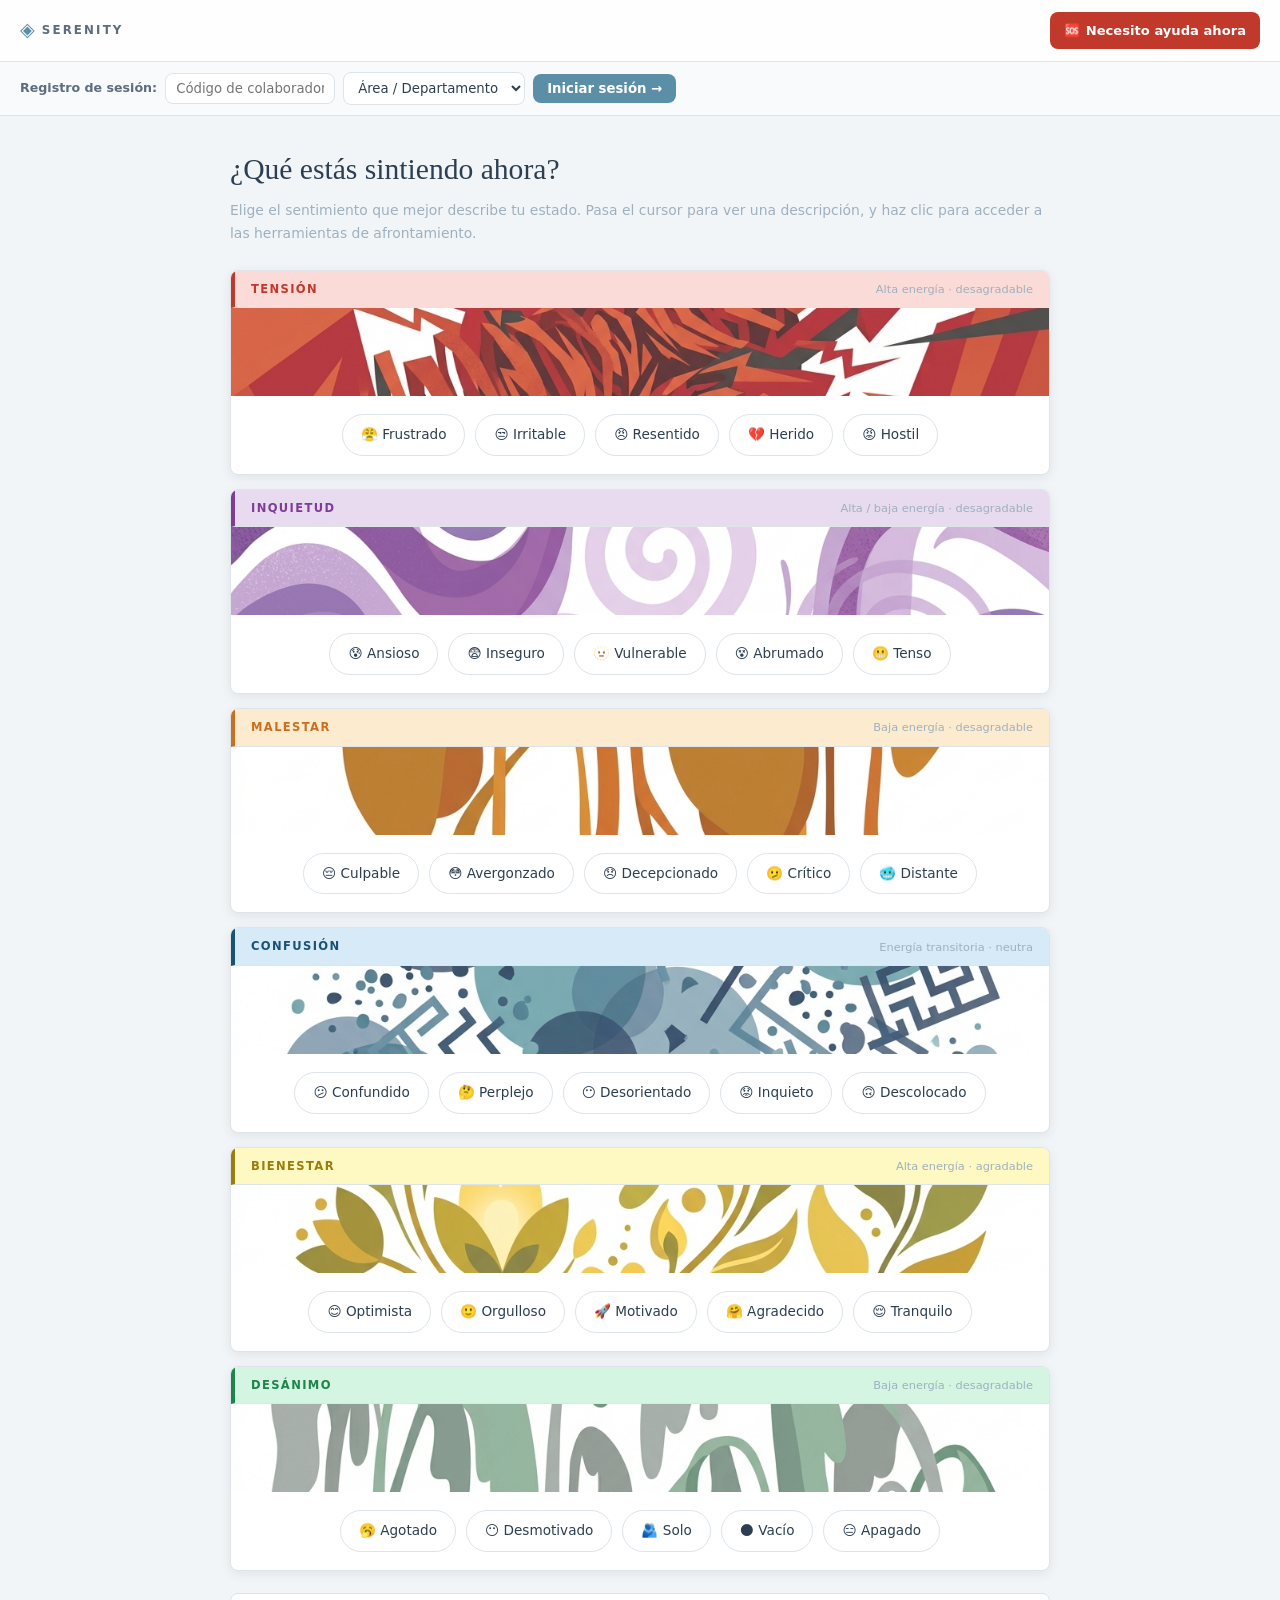
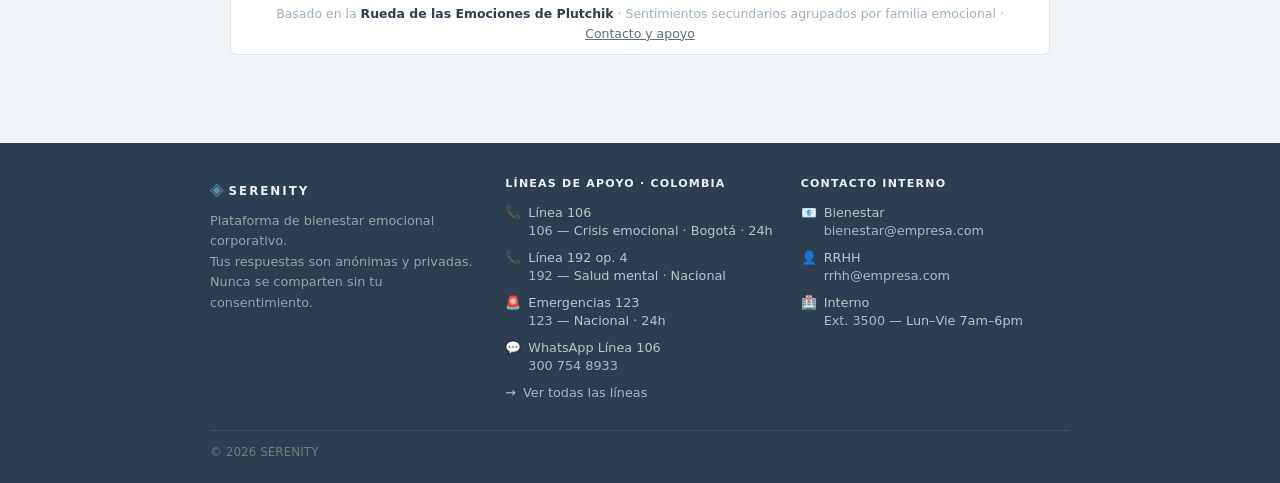
<file: index.html>
<!DOCTYPE html>
<html lang="en">

<head>
    <meta charset="UTF-8">
    <meta name="viewport" content="width=device-width, initial-scale=1.0">
    <title>SERENITY</title>
    <link rel="stylesheet" href="css/styles.css">

</head>

<body>

    
<header class="encabezado">
  <nav class="nav-principal">
    <a href="index.html" class="logo" aria-label="SERENITY - Inicio">
      <span class="logo-simbolo">◈</span>
      <span class="logo-nombre">Serenity</span>
    </a>
    <a href="contacto.html" class="boton-panico" aria-label="Contacto y apoyo de emergencia">
      🆘 <span>Necesito ayuda ahora</span>
    </a>
  </nav>
  <div class="barra-registro">
    <form action="index.html" method="get" aria-label="Registro de sesión">
      <label class="etiqueta-registro" for="codigo">Registro de sesión:</label>
      <input type="text" id="codigo" name="codigo" class="campo-registro" placeholder="Código de colaborador" />
      <select id="area" name="area" class="selector-area" aria-label="Área o departamento">
        <option value="">Área / Departamento</option>
        <option value="ops">Operaciones</option>
        <option value="com">Comercial</option>
        <option value="fin">Finanzas</option>
        <option value="rr">Recursos Humanos</option>
        <option value="tec">Tecnología</option>
        <option value="otro">Otra área</option>
      </select>
      <button type="submit" class="boton-registro">Iniciar sesión →</button>
    </form>
  </div>
</header>


    </header>

    <main> 
 <div class="contenedor">
    <h1 class="titulo-principal">¿Qué estás sintiendo ahora?</h1>
    <p class="subtitulo">
      Elige el sentimiento que mejor describe tu estado.
      Pasa el cursor para ver una descripción, y haz clic para acceder a las herramientas de afrontamiento.
    </p>

    <div class="grupo-emociones">

      <div class="familia-bloque">
        <div class="familia-encabezado tension">
          <span class="familia-nombre">Tensión</span>
          <span class="familia-descripcion">Alta energía · desagradable</span>
        </div>
        <img src="img/tension.png" alt="Tensión" class="familia-imagen-card" />
        <div class="pastillas" role="list">
          <a href="tension.html#frustrado"  class="pastilla tension"  role="listitem" data-tooltip="Algo importante fue bloqueado o no salió como esperabas.">😤 Frustrado</a>
          <a href="tension.html#irritable"  class="pastilla tension"  role="listitem" data-tooltip="Tu tolerancia está baja y reaccionas más de lo habitual.">😒 Irritable</a>
          <a href="tension.html#resentido"  class="pastilla tension"  role="listitem" data-tooltip="Guardas una injusticia que no pudiste expresar a tiempo.">😠 Resentido</a>
          <a href="tension.html#herido"     class="pastilla tension"  role="listitem" data-tooltip="Algo tocó un lugar sensible dentro de ti.">💔 Herido</a>
          <a href="tension.html#hostil"     class="pastilla tension"  role="listitem" data-tooltip="Sientes el entorno como amenazante y te pones en guardia.">😡 Hostil</a>
        </div>
      </div>

      <div class="familia-bloque">
        <div class="familia-encabezado inquietud">
          <span class="familia-nombre">Inquietud</span>
          <span class="familia-descripcion">Alta / baja energía · desagradable</span>
        </div>
        <img src="img/inquietud.png" alt="Inquietud" class="familia-imagen-card" />
        <div class="pastillas" role="list">
          <a href="inquietud.html#ansioso"    class="pastilla inquietud" role="listitem" data-tooltip="Tu mente anticipa problemas o situaciones negativas que podrían venir.">😰 Ansioso</a>
          <a href="inquietud.html#inseguro"   class="pastilla inquietud" role="listitem" data-tooltip="Dudas sobre tu propia capacidad o si eres suficiente.">😨 Inseguro</a>
          <a href="inquietud.html#vulnerable" class="pastilla inquietud" role="listitem" data-tooltip="Te sientes expuesto o sin tu escudo habitual.">🫥 Vulnerable</a>
          <a href="inquietud.html#abrumado"   class="pastilla inquietud" role="listitem" data-tooltip="La carga actual supera lo que sientes que puedes manejar.">😵 Abrumado</a>
          <a href="inquietud.html#tenso"      class="pastilla inquietud" role="listitem" data-tooltip="Tu cuerpo y mente están en alerta permanente, rígidos.">😬 Tenso</a>
        </div>
      </div>
      <div class="familia-bloque">
        <div class="familia-encabezado malestar">
          <span class="familia-nombre">Malestar</span>
          <span class="familia-descripcion">Baja energía · desagradable</span>
        </div>
        <img src="img/malestar.png" alt="Malestar" class="familia-imagen-card" />
        <div class="pastillas" role="list">
          <a href="malestar.html#culpable"     class="pastilla malestar" role="listitem" data-tooltip="Crees que algo que hiciste (o no hiciste) causó daño.">😔 Culpable</a>
          <a href="malestar.html#avergonzado"  class="pastilla malestar" role="listitem" data-tooltip="Sientes que fuiste expuesto negativamente ante otros.">😳 Avergonzado</a>
          <a href="malestar.html#decepcionado" class="pastilla malestar" role="listitem" data-tooltip="Lo que ocurrió no cumplió lo que esperabas.">😞 Decepcionado</a>
          <a href="malestar.html#critico"      class="pastilla malestar" role="listitem" data-tooltip="Algo o alguien no alcanza el estándar que consideras correcto.">🫤 Crítico</a>
          <a href="malestar.html#distante"     class="pastilla malestar" role="listitem" data-tooltip="Te desconectaste emocionalmente de las personas o el entorno.">🥶 Distante</a>
        </div>
      </div>

      <div class="familia-bloque">
        <div class="familia-encabezado confusion">
          <span class="familia-nombre">Confusión</span>
          <span class="familia-descripcion">Energía transitoria · neutra</span>
        </div>
        <img src="img/confusion.png" alt="Confusión" class="familia-imagen-card" />
        <div class="pastillas" role="list">
          <a href="confusion.html#confundido"   class="pastilla confusion" role="listitem" data-tooltip="No sabes cómo interpretar lo que está pasando.">😕 Confundido</a>
          <a href="confusion.html#perplejo"     class="pastilla confusion" role="listitem" data-tooltip="Algo rompió por completo tu expectativa o comprensión.">🤔 Perplejo</a>
          <a href="confusion.html#desorientado" class="pastilla confusion" role="listitem" data-tooltip="Perdiste el marco de referencia para saber cómo actuar.">😶 Desorientado</a>
          <a href="confusion.html#inquieto"     class="pastilla confusion" role="listitem" data-tooltip="Hay una intranquilidad que no puedes identificar claramente.">😟 Inquieto</a>
          <a href="confusion.html#descolocado"  class="pastilla confusion" role="listitem" data-tooltip="No sabes bien cómo encajar en este momento o lugar.">🙃 Descolocado</a>
        </div>
      </div>
      <div class="familia-bloque">
        <div class="familia-encabezado bienestar">
          <span class="familia-nombre">Bienestar</span>
          <span class="familia-descripcion">Alta energía · agradable</span>
        </div>
        <img src="img/bienestar.png" alt="Bienestar" class="familia-imagen-card" />
        <div class="pastillas" role="list">
          <a href="bienestar.html#optimista"  class="pastilla bienestar" role="listitem" data-tooltip="Confías en que lo que viene puede ser bueno o positivo.">😊 Optimista</a>
          <a href="bienestar.html#orgulloso"  class="pastilla bienestar" role="listitem" data-tooltip="Reconoces un logro propio o ajeno con genuina satisfacción.">🙂 Orgulloso</a>
          <a href="bienestar.html#motivado"   class="pastilla bienestar" role="listitem" data-tooltip="Tu energía está claramente dirigida hacia algo que te importa.">🚀 Motivado</a>
          <a href="bienestar.html#agradecido" class="pastilla bienestar" role="listitem" data-tooltip="Reconoces algo valioso que recibiste, esperado o no.">🤗 Agradecido</a>
          <a href="bienestar.html#tranquilo"  class="pastilla bienestar" role="listitem" data-tooltip="Estás en calma, sin tensión interna ni urgencia.">😌 Tranquilo</a>
        </div>
      </div>

      <div class="familia-bloque">
        <div class="familia-encabezado desanimo">
          <span class="familia-nombre">Desánimo</span>
          <span class="familia-descripcion">Baja energía · desagradable</span>
        </div>
        <img src="img/desanimo.png" alt="Desánimo" class="familia-imagen-card" />
        <div class="pastillas" role="list">
          <a href="desanimo.html#agotado"     class="pastilla desanimo" role="listitem" data-tooltip="Te quedaste sin recursos energéticos para seguir como antes.">🥱 Agotado</a>
          <a href="desanimo.html#desmotivado" class="pastilla desanimo" role="listitem" data-tooltip="El propósito detrás de lo que haces se siente lejano o ausente.">😶 Desmotivado</a>
          <a href="desanimo.html#solo"        class="pastilla desanimo" role="listitem" data-tooltip="Necesitas conexión genuina y no la estás encontrando.">🫂 Solo</a>
          <a href="desanimo.html#vacio"       class="pastilla desanimo" role="listitem" data-tooltip="Hay una ausencia de sentido o de emoción reconocible.">🌑 Vacío</a>
          <a href="desanimo.html#apagado"     class="pastilla desanimo" role="listitem" data-tooltip="Tu energía y ánimo están en el punto más bajo.">😑 Apagado</a>
        </div>
      </div>

    </div>

    <p class="nota-rueda">
      Basado en la <span class="resaltado">Rueda de las Emociones de Plutchik</span> ·
      Sentimientos secundarios agrupados por familia emocional ·
      <a href="contacto.html" style="color:var(--text-soft);">Contacto y apoyo</a>
    </p>


  </div>

    </main>

 
<footer class="pie">
  <div class="pie-grilla">

    <div class="pie-marca">
      <div><span class="pie-logo-simbolo">◈</span><span class="pie-logo-texto">Serenity</span></div>
      <p>
        Plataforma de bienestar emocional corporativo.<br>
        Tus respuestas son anónimas y privadas.<br>
        Nunca se comparten sin tu consentimiento.
      </p>
    </div>

    <div>
      <p class="pie-columna-titulo">Líneas de apoyo · Colombia</p>
      <ul class="pie-canales">
        <li><span class="canal-icono">📞</span><div><span class="resaltado">Línea 106</span><a href="tel:106">106</a> — Crisis emocional · Bogotá · 24h</div></li>
        <li><span class="canal-icono">📞</span><div><span class="resaltado">Línea 192 op. 4</span><a href="tel:192">192</a> — Salud mental · Nacional</div></li>
        <li><span class="canal-icono">🚨</span><div><span class="resaltado">Emergencias 123</span><a href="tel:123">123</a> — Nacional · 24h</div></li>
        <li><span class="canal-icono">💬</span><div><span class="resaltado">WhatsApp Línea 106</span><a href="https://wa.me/573007548933" target="_blank">300 754 8933</a></div></li>
        <li><span class="canal-icono">→</span><div><a href="contacto.html">Ver todas las líneas</a></div></li>
      </ul>
    </div>

    <div>
      <p class="pie-columna-titulo">Contacto interno</p>
      <ul class="pie-canales">
        <li><span class="canal-icono">📧</span><div><span class="resaltado">Bienestar</span><a href="mailto:bienestar@empresa.com">bienestar@empresa.com</a></div></li>
        <li><span class="canal-icono">👤</span><div><span class="resaltado">RRHH</span><a href="mailto:rrhh@empresa.com">rrhh@empresa.com</a></div></li>
        <li><span class="canal-icono">🏥</span><div><span class="resaltado">Interno</span><a href="tel:3500">Ext. 3500</a> — Lun–Vie 7am–6pm</div></li>
      </ul>
    </div>

  </div>

  <div class="pie-inferior">
    <span> © 2026 SERENITY </span>
  </div>
</footer>


</body>

</html>
</file>
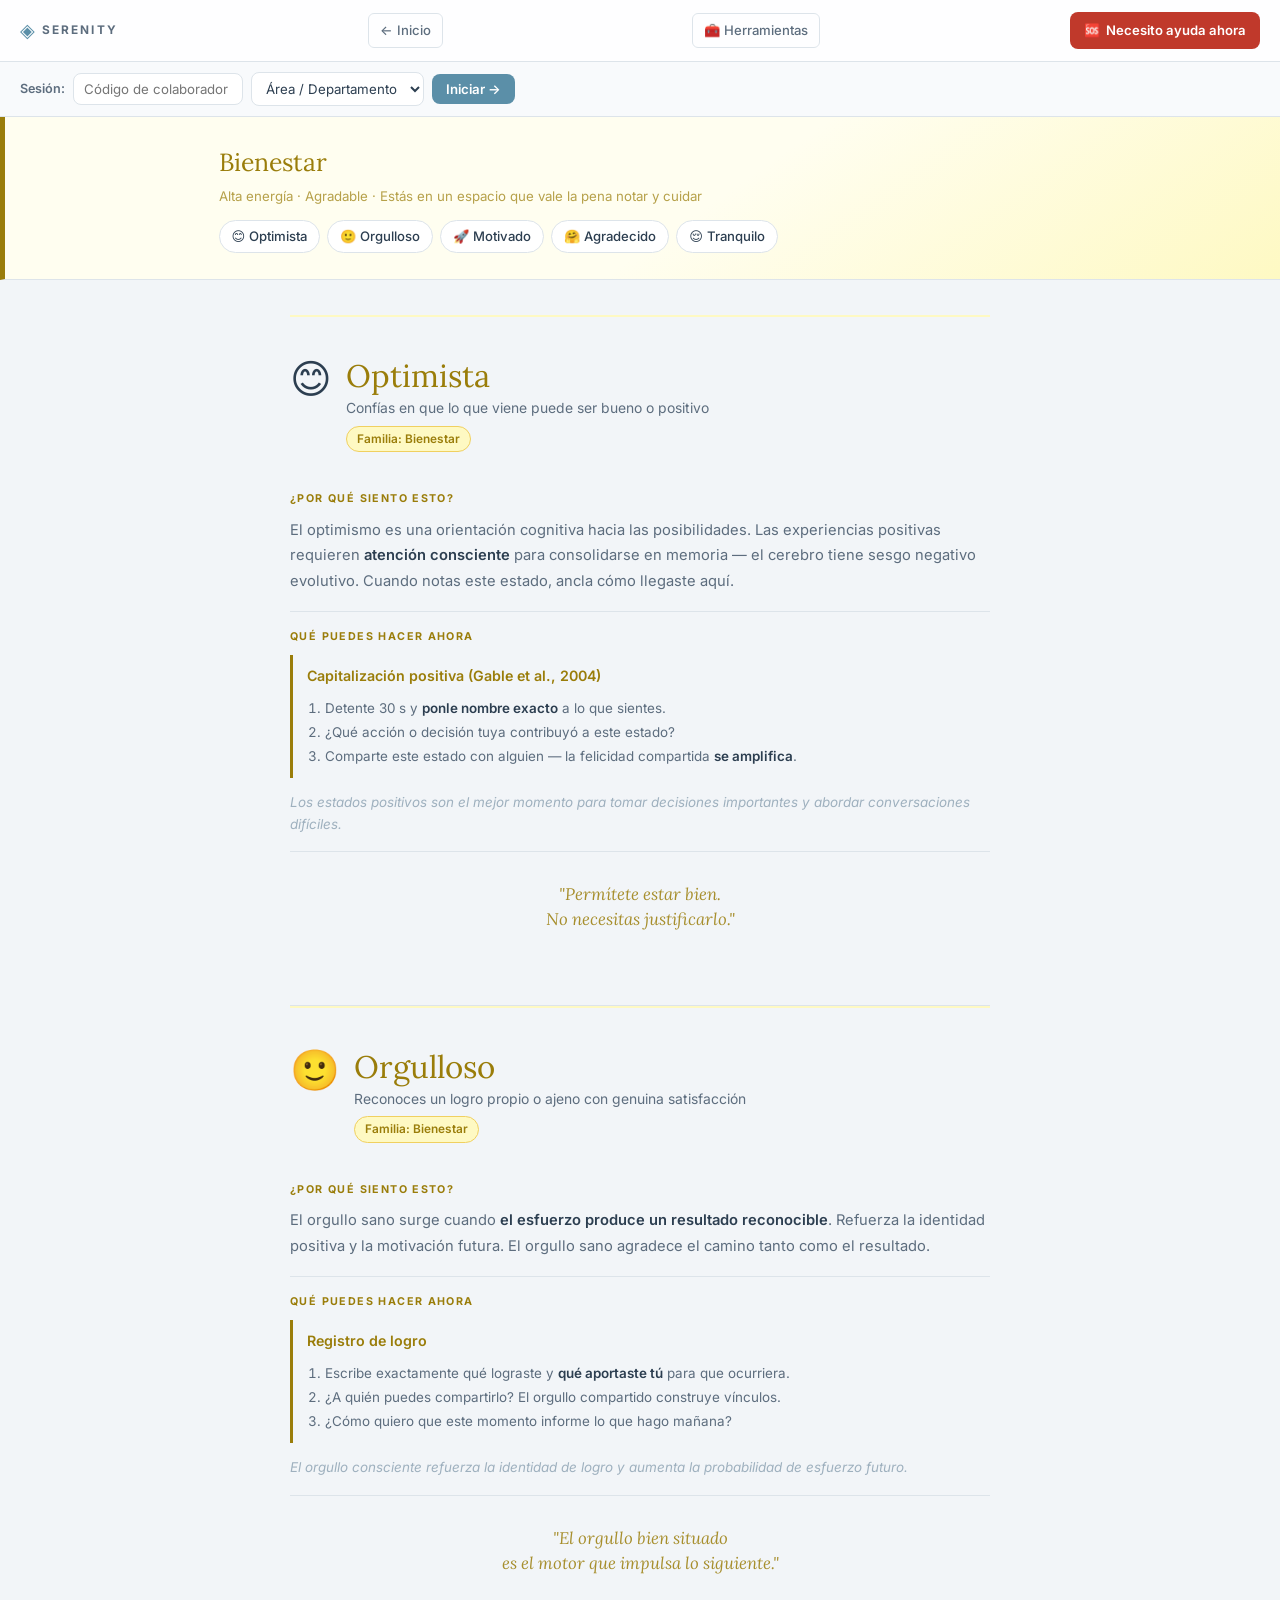
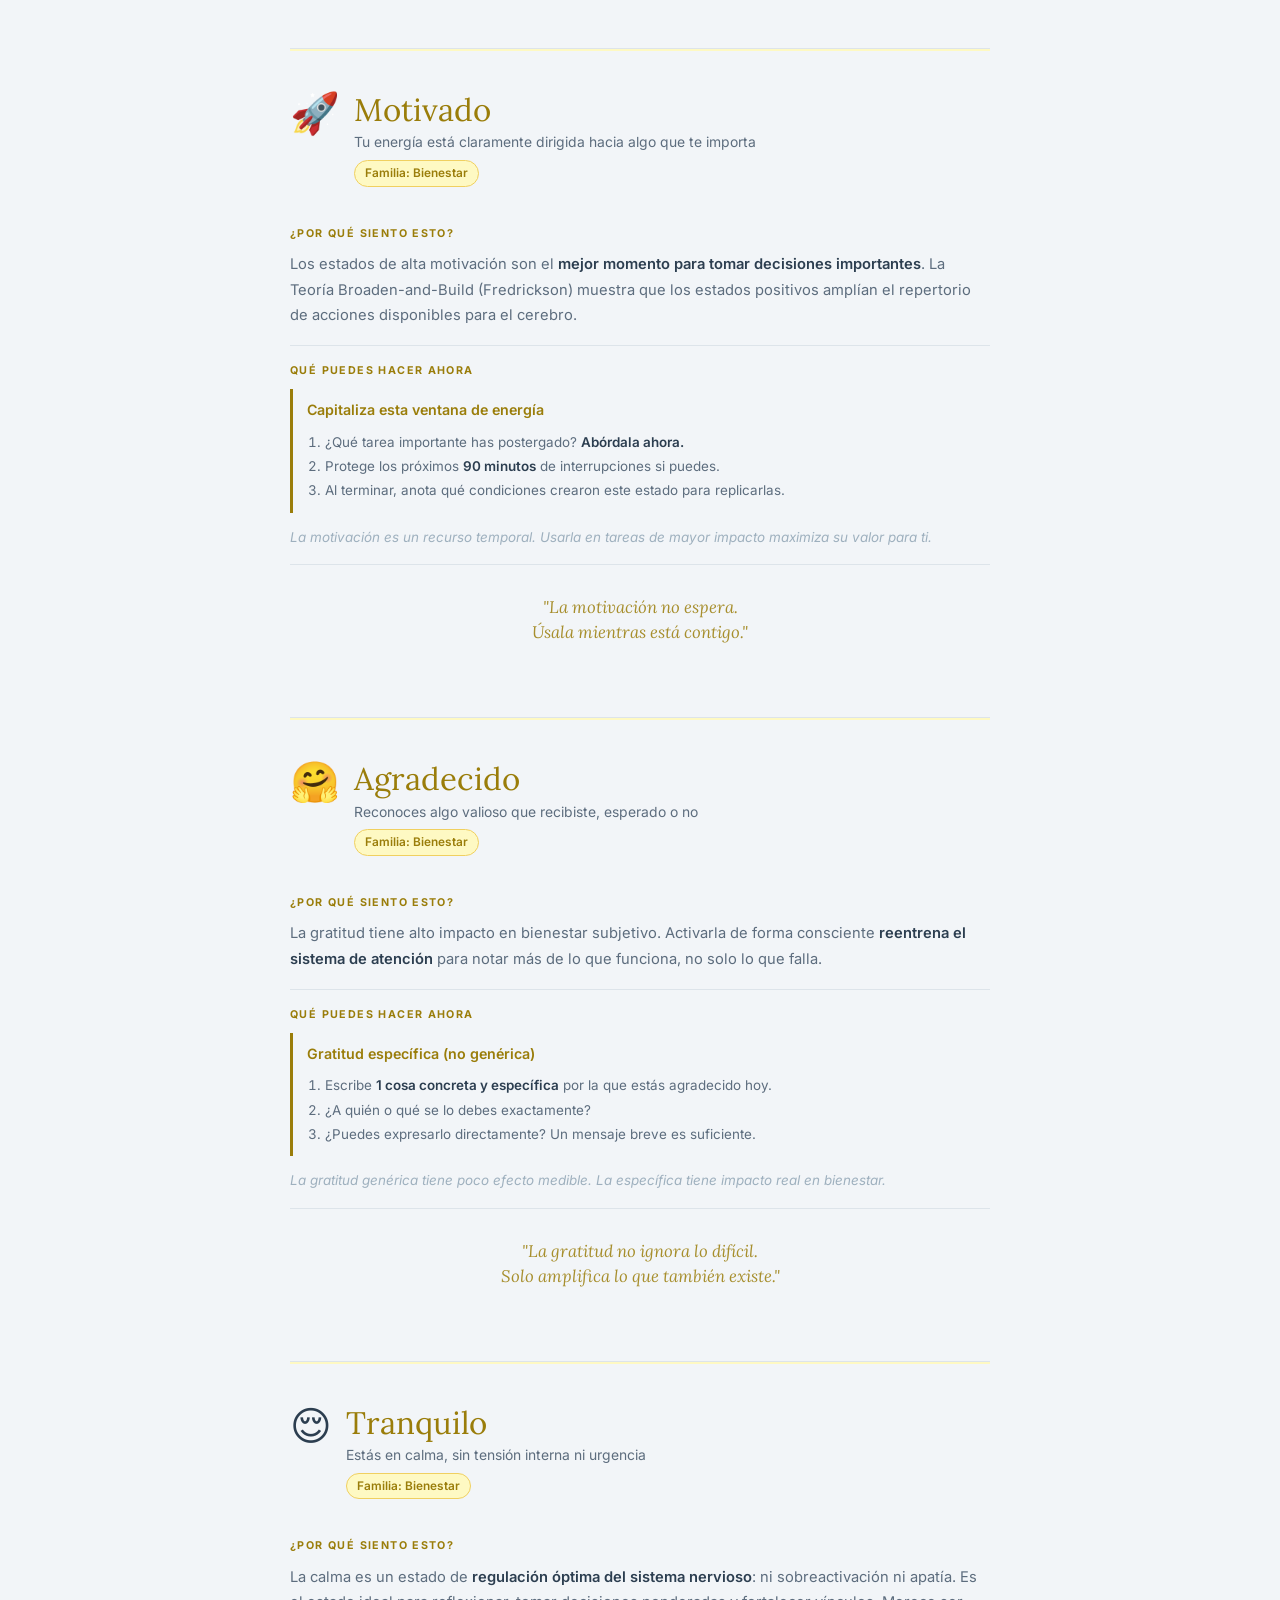
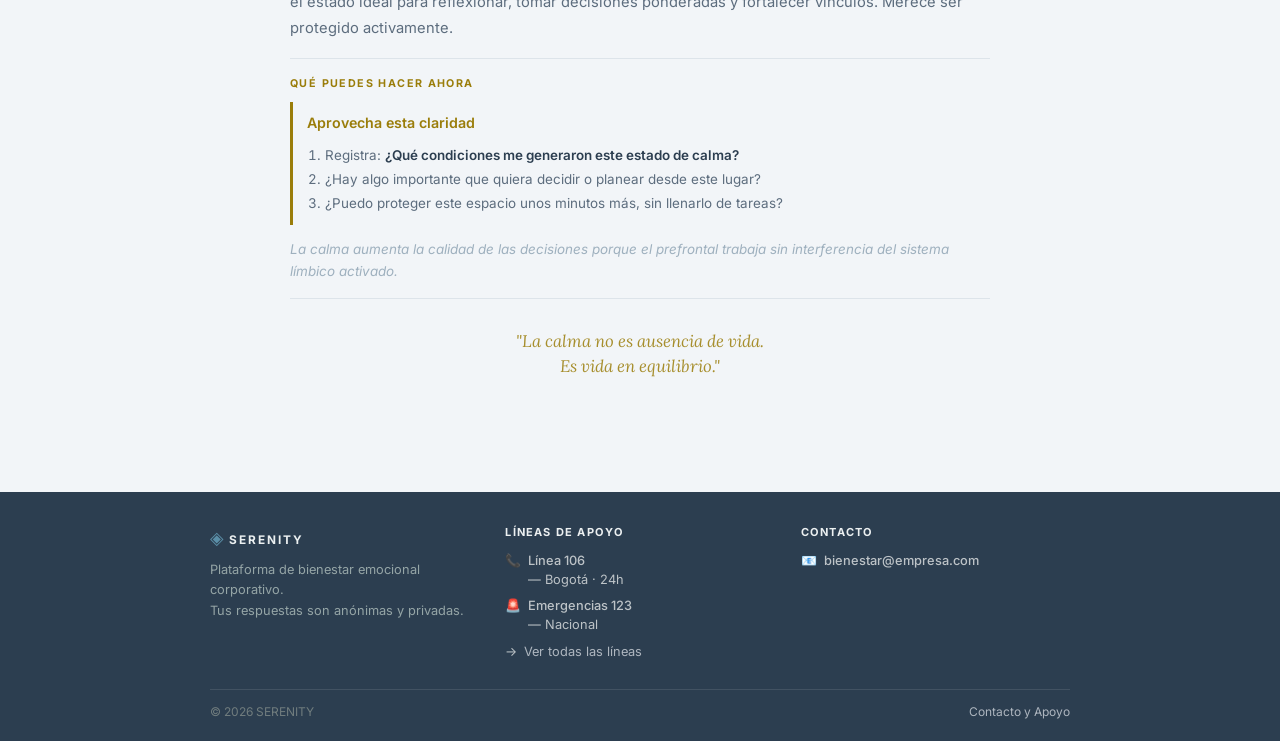
<file: bienestar.html>
<!DOCTYPE html>
<html lang="es">
<head>
  <meta charset="UTF-8" /><meta name="viewport" content="width=device-width, initial-scale=1.0" />
  <meta name="description" content="SERENITY · Familia Bienestar: Optimista, Orgulloso, Motivado, Agradecido, Tranquilo." />
  <title>SERENITY · Bienestar</title>
  <link rel="preconnect" href="https://fonts.googleapis.com" /><link rel="preconnect" href="https://fonts.gstatic.com" crossorigin />
  <link href="https://fonts.googleapis.com/css2?family=Inter:wght@300;400;500;600&family=Lora:ital,wght@0,400;1,400&display=swap" rel="stylesheet" />
  <link rel="stylesheet" href="css/styles.css" />
</head>
<body>

<header class="encabezado">
  <nav class="nav-principal">
    <a href="index.html" class="logo"><span class="logo-simbolo">◈</span><span class="logo-nombre">Serenity</span></a>
    <a href="index.html" class="nav-enlace">← Inicio</a>
    <a href="herramientas.html" class="nav-enlace">🧰 Herramientas</a>
    <a href="contacto.html" class="boton-panico">🆘 <span>Necesito ayuda ahora</span></a>
  </nav>
  <div class="barra-registro">
    <form action="index.html" method="get">
      <label class="etiqueta-registro" for="codigo">Sesión:</label>
      <input type="text" id="codigo" name="codigo" class="campo-registro" placeholder="Código de colaborador" autocomplete="off" maxlength="20" />
      <select id="area" name="area" class="selector-area" aria-label="Selecciona tu área">
        <option value="">Área / Departamento</option>
        <option value="ops">Operaciones</option><option value="com">Comercial</option>
        <option value="fin">Finanzas</option><option value="rr">Recursos Humanos</option>
        <option value="tec">Tecnología</option><option value="mkt">Marketing</option>
        <option value="log">Logística</option><option value="otro">Otra área</option>
      </select>
      <button type="submit" class="boton-registro">Iniciar →</button>
    </form>
  </div>
</header>

<div class="familia-hero bienestar">
  <div class="familia-hero-contenido"><div class="familia-hero-texto">
    <h1 class="familia-hero-titulo">Bienestar</h1>
    <p class="familia-hero-descripcion">Alta energía · Agradable · Estás en un espacio que vale la pena notar y cuidar</p>
    <nav class="familia-navegacion" aria-label="Ir a sentimiento">
      <a href="#optimista"  class="pastilla-nav bienestar">😊 Optimista</a>
      <a href="#orgulloso"  class="pastilla-nav bienestar">🙂 Orgulloso</a>
      <a href="#motivado"   class="pastilla-nav bienestar">🚀 Motivado</a>
      <a href="#agradecido" class="pastilla-nav bienestar">🤗 Agradecido</a>
      <a href="#tranquilo"  class="pastilla-nav bienestar">😌 Tranquilo</a>
    </nav>
  </div>
</div>
</div>

<main class="familia-contenido">

  <!-- ── OPTIMISTA ── -->
  <section id="optimista" class="sentimiento-seccion fam-bienestar">
    <div class="panel-encabezado">
      <span class="panel-emoji">😊</span>
      <div><h2 class="sentimiento-titulo">Optimista</h2><p class="sentimiento-frase">Confías en que lo que viene puede ser bueno o positivo</p><span class="familia-etiqueta">Familia: Bienestar</span></div>
    </div>
    <div class="tarjeta"><span class="tarjeta-titulo">¿Por qué siento esto?</span><p class="tarjeta-texto">El optimismo es una orientación cognitiva hacia las posibilidades. Las experiencias positivas requieren <span class="resaltado">atención consciente</span> para consolidarse en memoria — el cerebro tiene sesgo negativo evolutivo. Cuando notas este estado, ancla cómo llegaste aquí.</p></div>
    <div class="tarjeta">
      <span class="tarjeta-titulo">Qué puedes hacer ahora</span>
      <div class="tecnica-caja"><span class="tecnica-nombre">Capitalización positiva (Gable et al., 2004)</span><ol class="tecnica-pasos"><li>Detente 30 s y <span class="resaltado">ponle nombre exacto</span> a lo que sientes.</li><li>¿Qué acción o decisión tuya contribuyó a este estado?</li><li>Comparte este estado con alguien — la felicidad compartida <span class="resaltado">se amplifica</span>.</li></ol></div>
      <p class="tecnica-nota">Los estados positivos son el mejor momento para tomar decisiones importantes y abordar conversaciones difíciles.</p>
    </div>
    <div class="tarjeta"><p class="mensaje-normalizador">"Permítete estar bien.<br>No necesitas justificarlo."</p></div>

  </section>

  <!-- ── ORGULLOSO ── -->
  <section id="orgulloso" class="sentimiento-seccion fam-bienestar">
    <div class="panel-encabezado">
      <span class="panel-emoji">🙂</span>
      <div><h2 class="sentimiento-titulo">Orgulloso</h2><p class="sentimiento-frase">Reconoces un logro propio o ajeno con genuina satisfacción</p><span class="familia-etiqueta">Familia: Bienestar</span></div>
    </div>
    <div class="tarjeta"><span class="tarjeta-titulo">¿Por qué siento esto?</span><p class="tarjeta-texto">El orgullo sano surge cuando <span class="resaltado">el esfuerzo produce un resultado reconocible</span>. Refuerza la identidad positiva y la motivación futura. El orgullo sano agradece el camino tanto como el resultado.</p></div>
    <div class="tarjeta">
      <span class="tarjeta-titulo">Qué puedes hacer ahora</span>
      <div class="tecnica-caja"><span class="tecnica-nombre">Registro de logro</span><ol class="tecnica-pasos"><li>Escribe exactamente qué lograste y <span class="resaltado">qué aportaste tú</span> para que ocurriera.</li><li>¿A quién puedes compartirlo? El orgullo compartido construye vínculos.</li><li>¿Cómo quiero que este momento informe lo que hago mañana?</li></ol></div>
      <p class="tecnica-nota">El orgullo consciente refuerza la identidad de logro y aumenta la probabilidad de esfuerzo futuro.</p>
    </div>
    <div class="tarjeta"><p class="mensaje-normalizador">"El orgullo bien situado<br>es el motor que impulsa lo siguiente."</p></div>

  </section>

  <!-- ── MOTIVADO ── -->
  <section id="motivado" class="sentimiento-seccion fam-bienestar">
    <div class="panel-encabezado">
      <span class="panel-emoji">🚀</span>
      <div><h2 class="sentimiento-titulo">Motivado</h2><p class="sentimiento-frase">Tu energía está claramente dirigida hacia algo que te importa</p><span class="familia-etiqueta">Familia: Bienestar</span></div>
    </div>
    <div class="tarjeta"><span class="tarjeta-titulo">¿Por qué siento esto?</span><p class="tarjeta-texto">Los estados de alta motivación son el <span class="resaltado">mejor momento para tomar decisiones importantes</span>. La Teoría Broaden-and-Build (Fredrickson) muestra que los estados positivos amplían el repertorio de acciones disponibles para el cerebro.</p></div>
    <div class="tarjeta">
      <span class="tarjeta-titulo">Qué puedes hacer ahora</span>
      <div class="tecnica-caja"><span class="tecnica-nombre">Capitaliza esta ventana de energía</span><ol class="tecnica-pasos"><li>¿Qué tarea importante has postergado? <span class="resaltado">Abórdala ahora.</span></li><li>Protege los próximos <span class="resaltado">90 minutos</span> de interrupciones si puedes.</li><li>Al terminar, anota qué condiciones crearon este estado para replicarlas.</li></ol></div>
      <p class="tecnica-nota">La motivación es un recurso temporal. Usarla en tareas de mayor impacto maximiza su valor para ti.</p>
    </div>
    <div class="tarjeta"><p class="mensaje-normalizador">"La motivación no espera.<br>Úsala mientras está contigo."</p></div>

  </section>

  <!-- ── AGRADECIDO ── -->
  <section id="agradecido" class="sentimiento-seccion fam-bienestar">
    <div class="panel-encabezado">
      <span class="panel-emoji">🤗</span>
      <div><h2 class="sentimiento-titulo">Agradecido</h2><p class="sentimiento-frase">Reconoces algo valioso que recibiste, esperado o no</p><span class="familia-etiqueta">Familia: Bienestar</span></div>
    </div>
    <div class="tarjeta"><span class="tarjeta-titulo">¿Por qué siento esto?</span><p class="tarjeta-texto">La gratitud tiene alto impacto en bienestar subjetivo. Activarla de forma consciente <span class="resaltado">reentrena el sistema de atención</span> para notar más de lo que funciona, no solo lo que falla.</p></div>
    <div class="tarjeta">
      <span class="tarjeta-titulo">Qué puedes hacer ahora</span>
      <div class="tecnica-caja"><span class="tecnica-nombre">Gratitud específica (no genérica)</span><ol class="tecnica-pasos"><li>Escribe <span class="resaltado">1 cosa concreta y específica</span> por la que estás agradecido hoy.</li><li>¿A quién o qué se lo debes exactamente?</li><li>¿Puedes expresarlo directamente? Un mensaje breve es suficiente.</li></ol></div>
      <p class="tecnica-nota">La gratitud genérica tiene poco efecto medible. La específica tiene impacto real en bienestar.</p>
    </div>
    <div class="tarjeta"><p class="mensaje-normalizador">"La gratitud no ignora lo difícil.<br>Solo amplifica lo que también existe."</p></div>

  </section>

  <!-- ── TRANQUILO ── -->
  <section id="tranquilo" class="sentimiento-seccion fam-bienestar">
    <div class="panel-encabezado">
      <span class="panel-emoji">😌</span>
      <div><h2 class="sentimiento-titulo">Tranquilo</h2><p class="sentimiento-frase">Estás en calma, sin tensión interna ni urgencia</p><span class="familia-etiqueta">Familia: Bienestar</span></div>
    </div>
    <div class="tarjeta"><span class="tarjeta-titulo">¿Por qué siento esto?</span><p class="tarjeta-texto">La calma es un estado de <span class="resaltado">regulación óptima del sistema nervioso</span>: ni sobreactivación ni apatía. Es el estado ideal para reflexionar, tomar decisiones ponderadas y fortalecer vínculos. Merece ser protegido activamente.</p></div>
    <div class="tarjeta">
      <span class="tarjeta-titulo">Qué puedes hacer ahora</span>
      <div class="tecnica-caja"><span class="tecnica-nombre">Aprovecha esta claridad</span><ol class="tecnica-pasos"><li>Registra: <span class="resaltado">¿Qué condiciones me generaron este estado de calma?</span></li><li>¿Hay algo importante que quiera decidir o planear desde este lugar?</li><li>¿Puedo proteger este espacio unos minutos más, sin llenarlo de tareas?</li></ol></div>
      <p class="tecnica-nota">La calma aumenta la calidad de las decisiones porque el prefrontal trabaja sin interferencia del sistema límbico activado.</p>
    </div>
    <div class="tarjeta"><p class="mensaje-normalizador">"La calma no es ausencia de vida.<br>Es vida en equilibrio."</p></div>

  </section>

</main>

<footer class="pie">
  <div class="pie-grilla">
    <div class="pie-marca"><div><span class="pie-logo-simbolo">◈</span><span class="pie-logo-texto">Serenity</span></div><p>Plataforma de bienestar emocional corporativo.<br>Tus respuestas son anónimas y privadas.</p></div>
    <div><p class="pie-columna-titulo">Líneas de apoyo</p><ul class="pie-canales"><li><span class="canal-icono">📞</span><div><a href="tel:106" class="resaltado">Línea 106</a> — Bogotá · 24h</div></li><li><span class="canal-icono">🚨</span><div><a href="tel:123" class="resaltado">Emergencias 123</a> — Nacional</div></li><li><span class="canal-icono">→</span><div><a href="contacto.html">Ver todas las líneas</a></div></li></ul></div>
    <div><p class="pie-columna-titulo">Contacto</p><ul class="pie-canales"><li><span class="canal-icono">📧</span><div><a href="mailto:bienestar@empresa.com" class="resaltado">bienestar@empresa.com</a></div></li></ul></div>
  </div>
  <div class="pie-inferior"><span>© 2026 SERENITY</span><span><a href="contacto.html" class="pie-enlace-discreto">Contacto y Apoyo</a></span></div>
</footer>

</body>
</html>
</file>
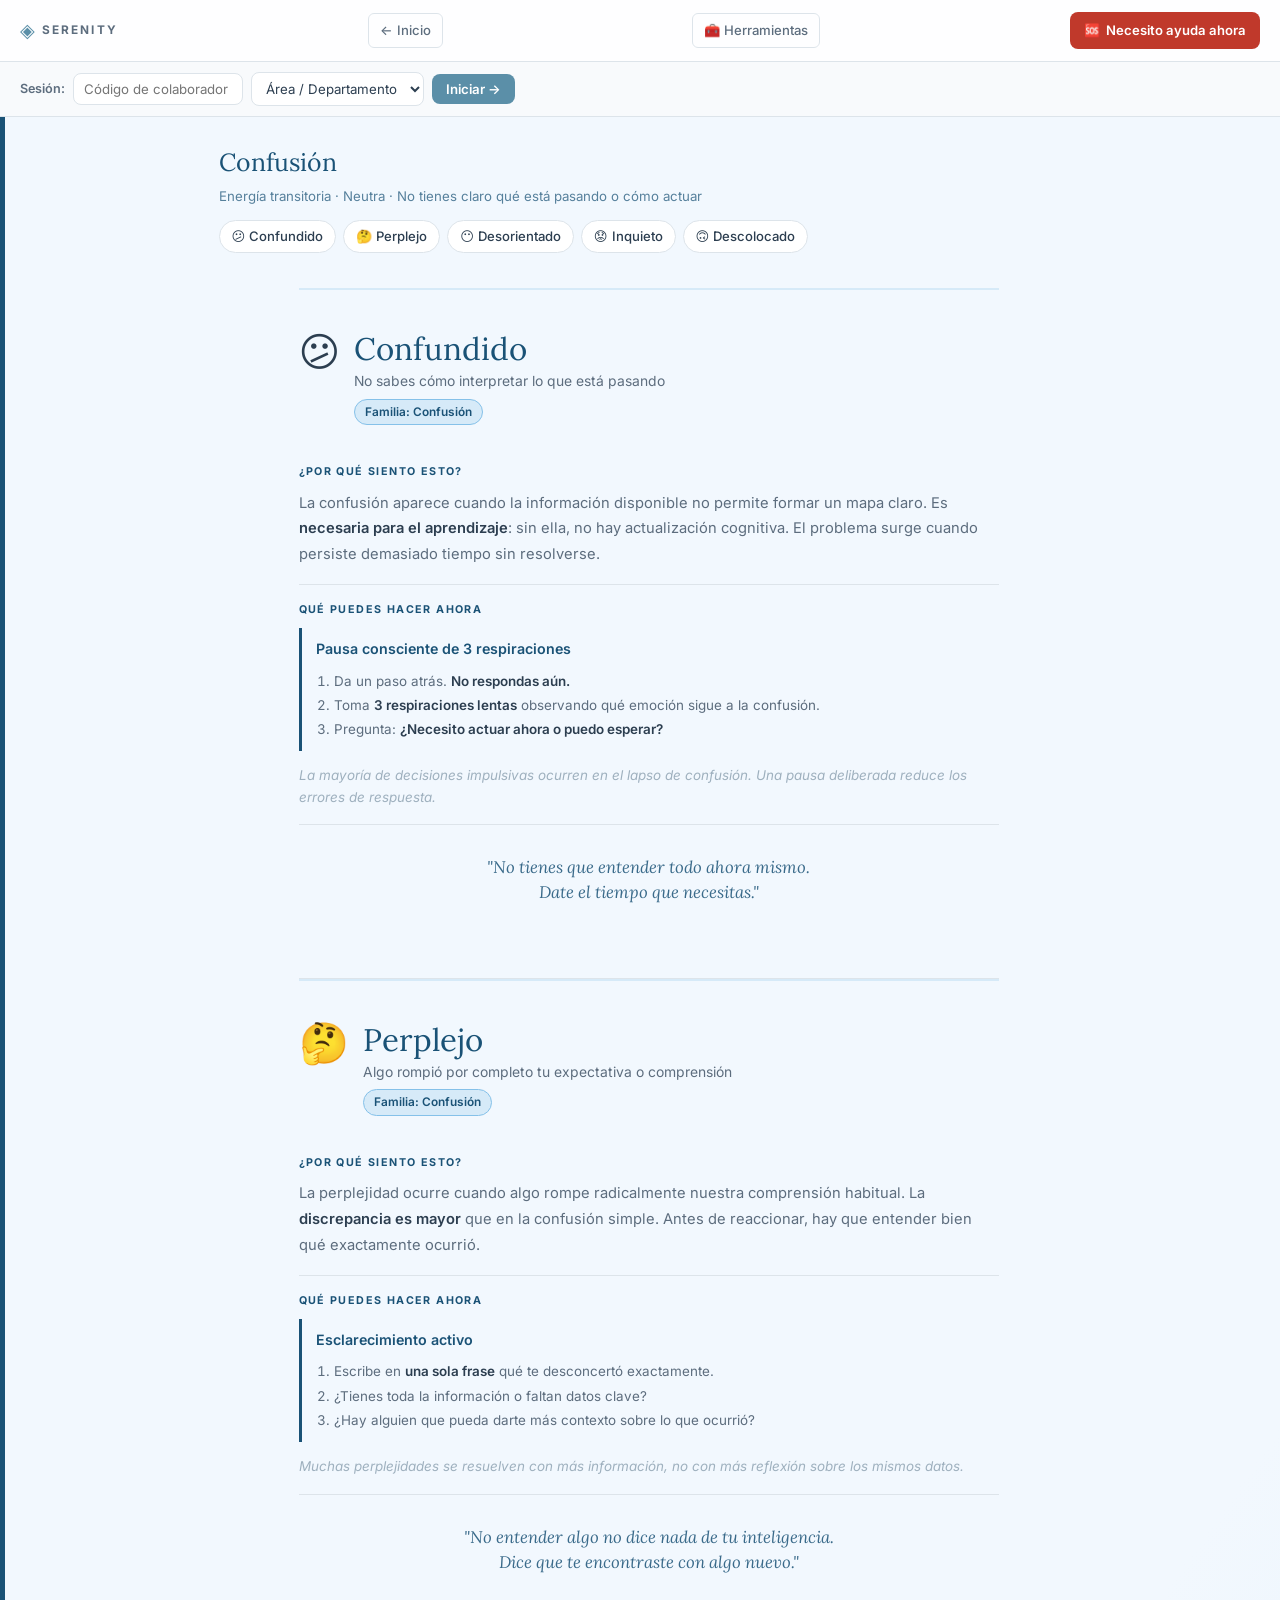
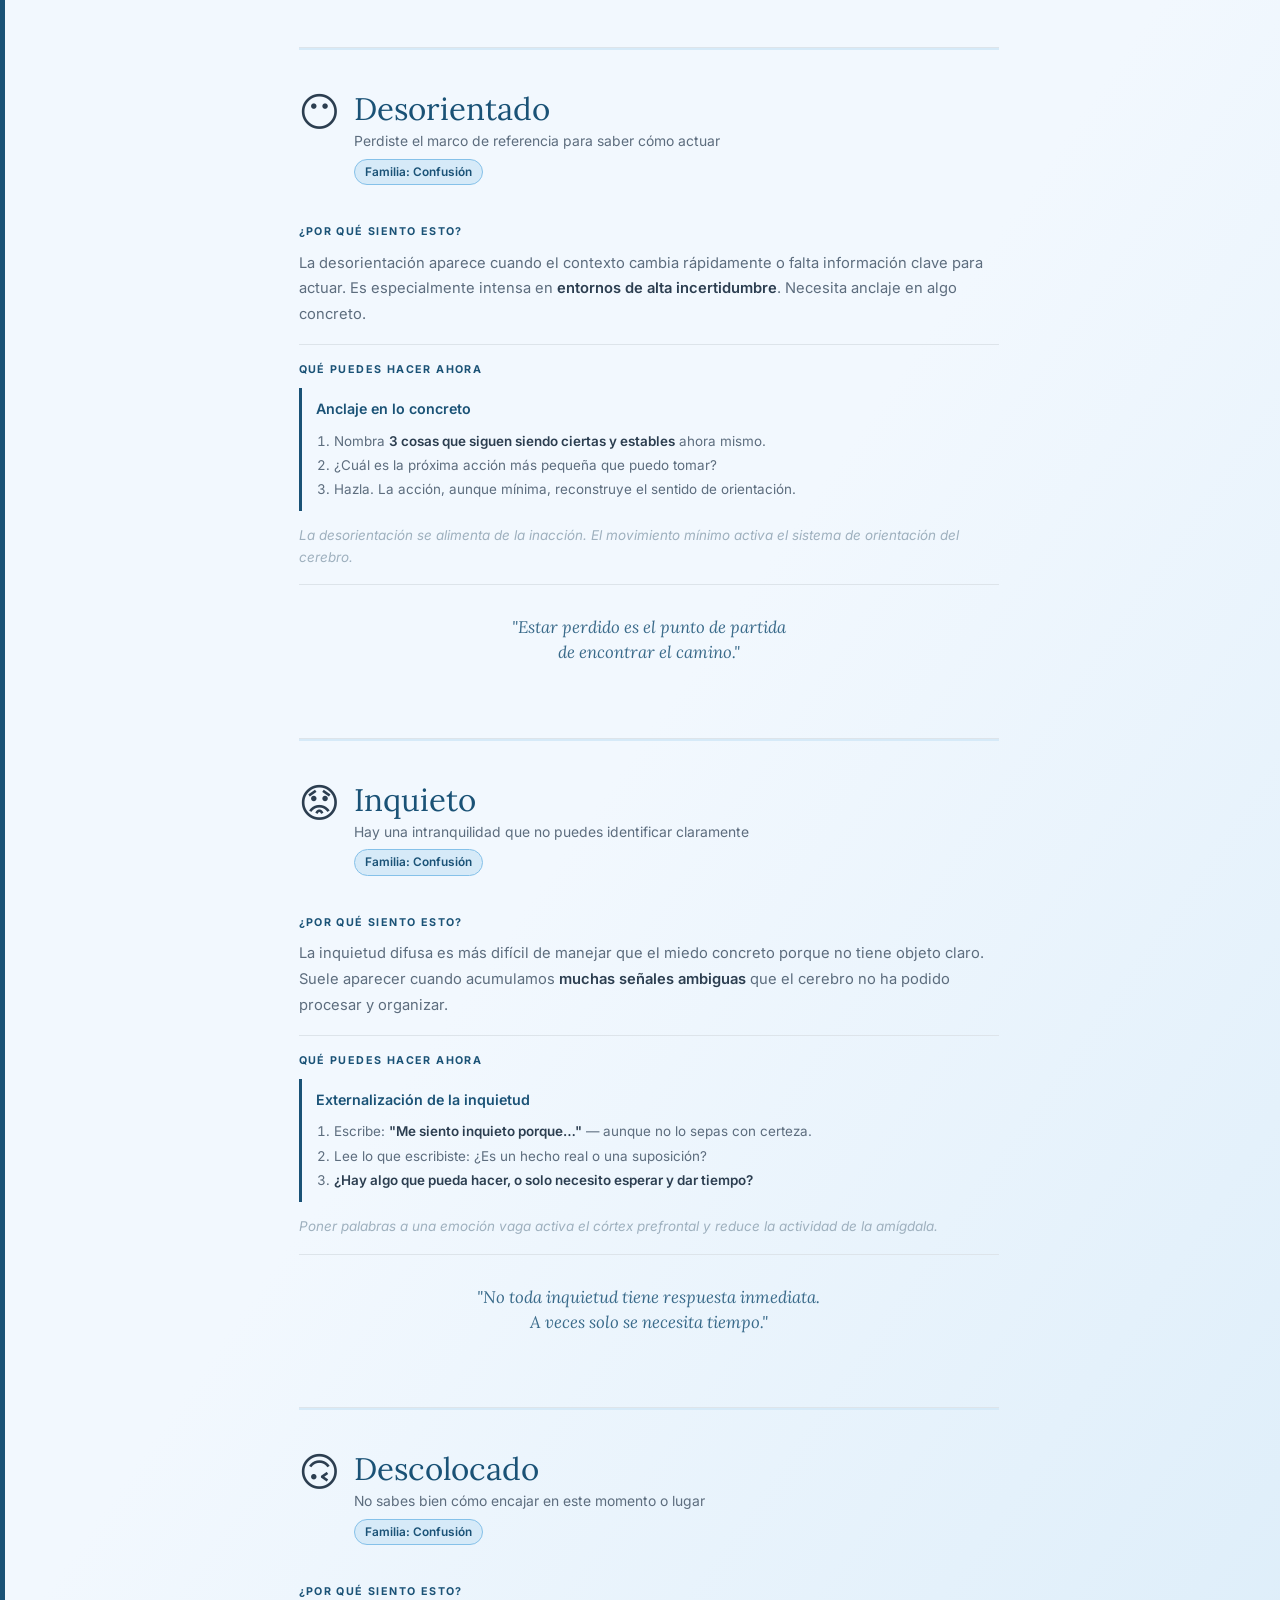
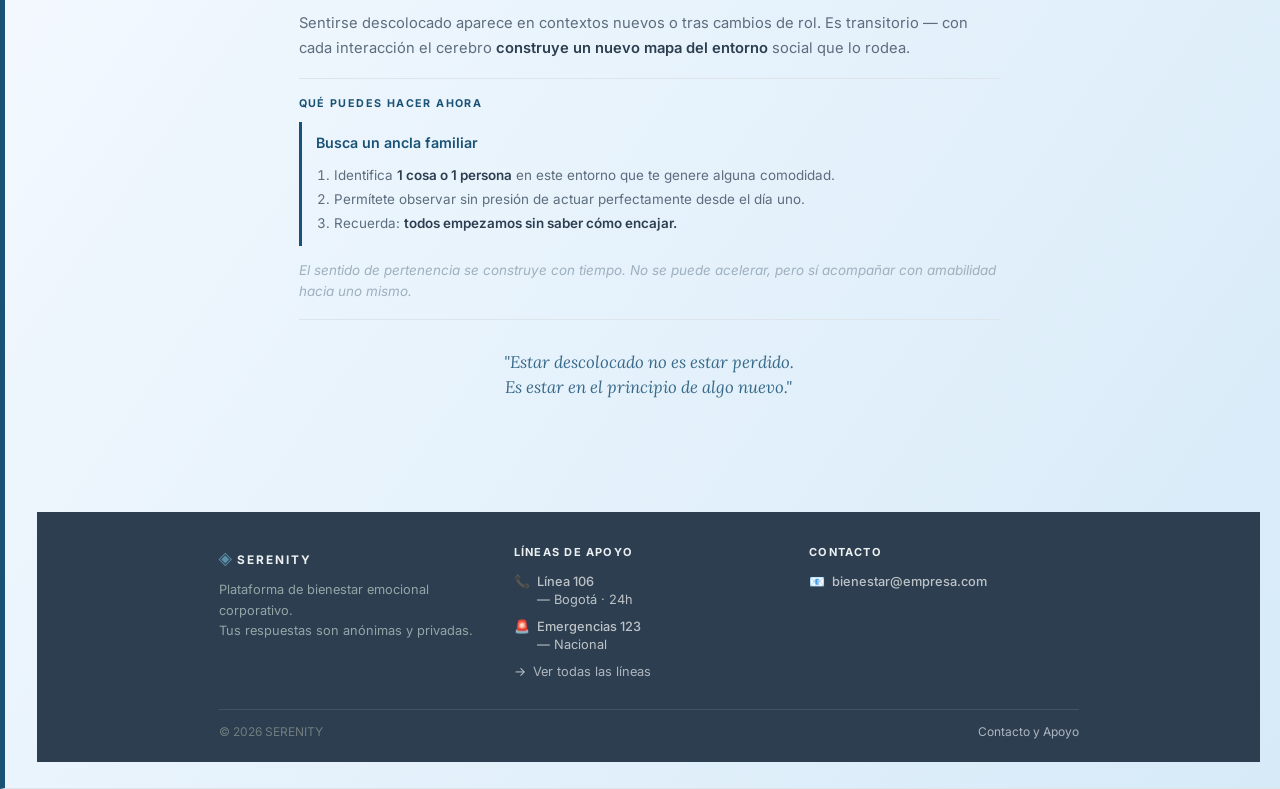
<file: confusion.html>
<!DOCTYPE html>
<html lang="es">
<head>
  <meta charset="UTF-8" /><meta name="viewport" content="width=device-width, initial-scale=1.0" />
  <meta name="description" content="SERENITY · Familia Confusión: Confundido, Perplejo, Desorientado, Inquieto, Descolocado." />
  <title>SERENITY · Confusión</title>
  <link rel="preconnect" href="https://fonts.googleapis.com" /><link rel="preconnect" href="https://fonts.gstatic.com" crossorigin />
  <link href="https://fonts.googleapis.com/css2?family=Inter:wght@300;400;500;600&family=Lora:ital,wght@0,400;1,400&display=swap" rel="stylesheet" />
  <link rel="stylesheet" href="css/styles.css" />
</head>
<body>

<header class="encabezado">
  <nav class="nav-principal">
    <a href="index.html" class="logo"><span class="logo-simbolo">◈</span><span class="logo-nombre">Serenity</span></a>
    <a href="index.html" class="nav-enlace">← Inicio</a>
    <a href="herramientas.html" class="nav-enlace">🧰 Herramientas</a>
    <a href="contacto.html" class="boton-panico">🆘 <span>Necesito ayuda ahora</span></a>
  </nav>
  <div class="barra-registro">
    <form action="index.html" method="get">
      <label class="etiqueta-registro" for="codigo">Sesión:</label>
      <input type="text" id="codigo" name="codigo" class="campo-registro" placeholder="Código de colaborador" autocomplete="off" maxlength="20" />
      <select id="area" name="area" class="selector-area">
        <option value="">Área / Departamento</option>
        <option value="ops">Operaciones</option><option value="com">Comercial</option>
        <option value="fin">Finanzas</option><option value="rr">Recursos Humanos</option>
        <option value="tec">Tecnología</option><option value="mkt">Marketing</option>
        <option value="log">Logística</option><option value="otro">Otra área</option>
      </select>
      <button type="submit" class="boton-registro">Iniciar →</button>
    </form>
  </div>
</header>

<div class="familia-hero confusion">
  <div class="familia-hero-contenido"><div class="familia-hero-texto">
    <h1 class="familia-hero-titulo">Confusión</h1>
    <p class="familia-hero-descripcion">Energía transitoria · Neutra · No tienes claro qué está pasando o cómo actuar</p>
    <nav class="familia-navegacion" aria-label="Ir a sentimiento">
      <a href="#confundido"   class="pastilla-nav confusion">😕 Confundido</a>
      <a href="#perplejo"     class="pastilla-nav confusion">🤔 Perplejo</a>
      <a href="#desorientado" class="pastilla-nav confusion">😶 Desorientado</a>
      <a href="#inquieto"     class="pastilla-nav confusion">😟 Inquieto</a>
      <a href="#descolocado"  class="pastilla-nav confusion">🙃 Descolocado</a>
    </nav>
  </div>
</div>

<main class="familia-contenido">

  <!-- ── CONFUNDIDO ── -->
  <section id="confundido" class="sentimiento-seccion fam-confusion">
    <div class="panel-encabezado">
      <span class="panel-emoji">😕</span>
      <div><h2 class="sentimiento-titulo">Confundido</h2><p class="sentimiento-frase">No sabes cómo interpretar lo que está pasando</p><span class="familia-etiqueta">Familia: Confusión</span></div>
    </div>
    <div class="tarjeta"><span class="tarjeta-titulo">¿Por qué siento esto?</span><p class="tarjeta-texto">La confusión aparece cuando la información disponible no permite formar un mapa claro. Es <span class="resaltado">necesaria para el aprendizaje</span>: sin ella, no hay actualización cognitiva. El problema surge cuando persiste demasiado tiempo sin resolverse.</p></div>
    <div class="tarjeta">
      <span class="tarjeta-titulo">Qué puedes hacer ahora</span>
      <div class="tecnica-caja"><span class="tecnica-nombre">Pausa consciente de 3 respiraciones</span><ol class="tecnica-pasos"><li>Da un paso atrás. <span class="resaltado">No respondas aún.</span></li><li>Toma <span class="resaltado">3 respiraciones lentas</span> observando qué emoción sigue a la confusión.</li><li>Pregunta: <span class="resaltado">¿Necesito actuar ahora o puedo esperar?</span></li></ol></div>
      <p class="tecnica-nota">La mayoría de decisiones impulsivas ocurren en el lapso de confusión. Una pausa deliberada reduce los errores de respuesta.</p>
    </div>
    <div class="tarjeta"><p class="mensaje-normalizador">"No tienes que entender todo ahora mismo.<br>Date el tiempo que necesitas."</p></div>

  </section>

  <!-- ── PERPLEJO ── -->
  <section id="perplejo" class="sentimiento-seccion fam-confusion">
    <div class="panel-encabezado">
      <span class="panel-emoji">🤔</span>
      <div><h2 class="sentimiento-titulo">Perplejo</h2><p class="sentimiento-frase">Algo rompió por completo tu expectativa o comprensión</p><span class="familia-etiqueta">Familia: Confusión</span></div>
    </div>
    <div class="tarjeta"><span class="tarjeta-titulo">¿Por qué siento esto?</span><p class="tarjeta-texto">La perplejidad ocurre cuando algo rompe radicalmente nuestra comprensión habitual. La <span class="resaltado">discrepancia es mayor</span> que en la confusión simple. Antes de reaccionar, hay que entender bien qué exactamente ocurrió.</p></div>
    <div class="tarjeta">
      <span class="tarjeta-titulo">Qué puedes hacer ahora</span>
      <div class="tecnica-caja"><span class="tecnica-nombre">Esclarecimiento activo</span><ol class="tecnica-pasos"><li>Escribe en <span class="resaltado">una sola frase</span> qué te desconcertó exactamente.</li><li>¿Tienes toda la información o faltan datos clave?</li><li>¿Hay alguien que pueda darte más contexto sobre lo que ocurrió?</li></ol></div>
      <p class="tecnica-nota">Muchas perplejidades se resuelven con más información, no con más reflexión sobre los mismos datos.</p>
    </div>
    <div class="tarjeta"><p class="mensaje-normalizador">"No entender algo no dice nada de tu inteligencia.<br>Dice que te encontraste con algo nuevo."</p></div>

  </section>

  <!-- ── DESORIENTADO ── -->
  <section id="desorientado" class="sentimiento-seccion fam-confusion">
    <div class="panel-encabezado">
      <span class="panel-emoji">😶</span>
      <div><h2 class="sentimiento-titulo">Desorientado</h2><p class="sentimiento-frase">Perdiste el marco de referencia para saber cómo actuar</p><span class="familia-etiqueta">Familia: Confusión</span></div>
    </div>
    <div class="tarjeta"><span class="tarjeta-titulo">¿Por qué siento esto?</span><p class="tarjeta-texto">La desorientación aparece cuando el contexto cambia rápidamente o falta información clave para actuar. Es especialmente intensa en <span class="resaltado">entornos de alta incertidumbre</span>. Necesita anclaje en algo concreto.</p></div>
    <div class="tarjeta">
      <span class="tarjeta-titulo">Qué puedes hacer ahora</span>
      <div class="tecnica-caja"><span class="tecnica-nombre">Anclaje en lo concreto</span><ol class="tecnica-pasos"><li>Nombra <span class="resaltado">3 cosas que siguen siendo ciertas y estables</span> ahora mismo.</li><li>¿Cuál es la próxima acción más pequeña que puedo tomar?</li><li>Hazla. La acción, aunque mínima, reconstruye el sentido de orientación.</li></ol></div>
      <p class="tecnica-nota">La desorientación se alimenta de la inacción. El movimiento mínimo activa el sistema de orientación del cerebro.</p>
    </div>
    <div class="tarjeta"><p class="mensaje-normalizador">"Estar perdido es el punto de partida<br>de encontrar el camino."</p></div>

  </section>

  <!-- ── INQUIETO ── -->
  <section id="inquieto" class="sentimiento-seccion fam-confusion">
    <div class="panel-encabezado">
      <span class="panel-emoji">😟</span>
      <div><h2 class="sentimiento-titulo">Inquieto</h2><p class="sentimiento-frase">Hay una intranquilidad que no puedes identificar claramente</p><span class="familia-etiqueta">Familia: Confusión</span></div>
    </div>
    <div class="tarjeta"><span class="tarjeta-titulo">¿Por qué siento esto?</span><p class="tarjeta-texto">La inquietud difusa es más difícil de manejar que el miedo concreto porque no tiene objeto claro. Suele aparecer cuando acumulamos <span class="resaltado">muchas señales ambiguas</span> que el cerebro no ha podido procesar y organizar.</p></div>
    <div class="tarjeta">
      <span class="tarjeta-titulo">Qué puedes hacer ahora</span>
      <div class="tecnica-caja"><span class="tecnica-nombre">Externalización de la inquietud</span><ol class="tecnica-pasos"><li>Escribe: <span class="resaltado">"Me siento inquieto porque…"</span> — aunque no lo sepas con certeza.</li><li>Lee lo que escribiste: ¿Es un hecho real o una suposición?</li><li><span class="resaltado">¿Hay algo que pueda hacer, o solo necesito esperar y dar tiempo?</span></li></ol></div>
      <p class="tecnica-nota">Poner palabras a una emoción vaga activa el córtex prefrontal y reduce la actividad de la amígdala.</p>
    </div>
    <div class="tarjeta"><p class="mensaje-normalizador">"No toda inquietud tiene respuesta inmediata.<br>A veces solo se necesita tiempo."</p></div>

  </section>

  <!-- ── DESCOLOCADO ── -->
  <section id="descolocado" class="sentimiento-seccion fam-confusion">
    <div class="panel-encabezado">
      <span class="panel-emoji">🙃</span>
      <div><h2 class="sentimiento-titulo">Descolocado</h2><p class="sentimiento-frase">No sabes bien cómo encajar en este momento o lugar</p><span class="familia-etiqueta">Familia: Confusión</span></div>
    </div>
    <div class="tarjeta"><span class="tarjeta-titulo">¿Por qué siento esto?</span><p class="tarjeta-texto">Sentirse descolocado aparece en contextos nuevos o tras cambios de rol. Es transitorio — con cada interacción el cerebro <span class="resaltado">construye un nuevo mapa del entorno</span> social que lo rodea.</p></div>
    <div class="tarjeta">
      <span class="tarjeta-titulo">Qué puedes hacer ahora</span>
      <div class="tecnica-caja"><span class="tecnica-nombre">Busca un ancla familiar</span><ol class="tecnica-pasos"><li>Identifica <span class="resaltado">1 cosa o 1 persona</span> en este entorno que te genere alguna comodidad.</li><li>Permítete observar sin presión de actuar perfectamente desde el día uno.</li><li>Recuerda: <span class="resaltado">todos empezamos sin saber cómo encajar.</span></li></ol></div>
      <p class="tecnica-nota">El sentido de pertenencia se construye con tiempo. No se puede acelerar, pero sí acompañar con amabilidad hacia uno mismo.</p>
    </div>
    <div class="tarjeta"><p class="mensaje-normalizador">"Estar descolocado no es estar perdido.<br>Es estar en el principio de algo nuevo."</p></div>

  </section>

</main>

<footer class="pie">
  <div class="pie-grilla">
    <div class="pie-marca"><div><span class="pie-logo-simbolo">◈</span><span class="pie-logo-texto">Serenity</span></div><p>Plataforma de bienestar emocional corporativo.<br>Tus respuestas son anónimas y privadas.</p></div>
    <div><p class="pie-columna-titulo">Líneas de apoyo</p><ul class="pie-canales"><li><span class="canal-icono">📞</span><div><a href="tel:106" class="resaltado">Línea 106</a> — Bogotá · 24h</div></li><li><span class="canal-icono">🚨</span><div><a href="tel:123" class="resaltado">Emergencias 123</a> — Nacional</div></li><li><span class="canal-icono">→</span><div><a href="contacto.html">Ver todas las líneas</a></div></li></ul></div>
    <div><p class="pie-columna-titulo">Contacto</p><ul class="pie-canales"><li><span class="canal-icono">📧</span><div><a href="mailto:bienestar@empresa.com" class="resaltado">bienestar@empresa.com</a></div></li></ul></div>
  </div>
  <div class="pie-inferior"><span>© 2026 SERENITY</span><span><a href="contacto.html" style="color:#AEB6BF; text-decoration:none;">Contacto y Apoyo</a></span></div>
</footer>

</body>
</html>
</file>
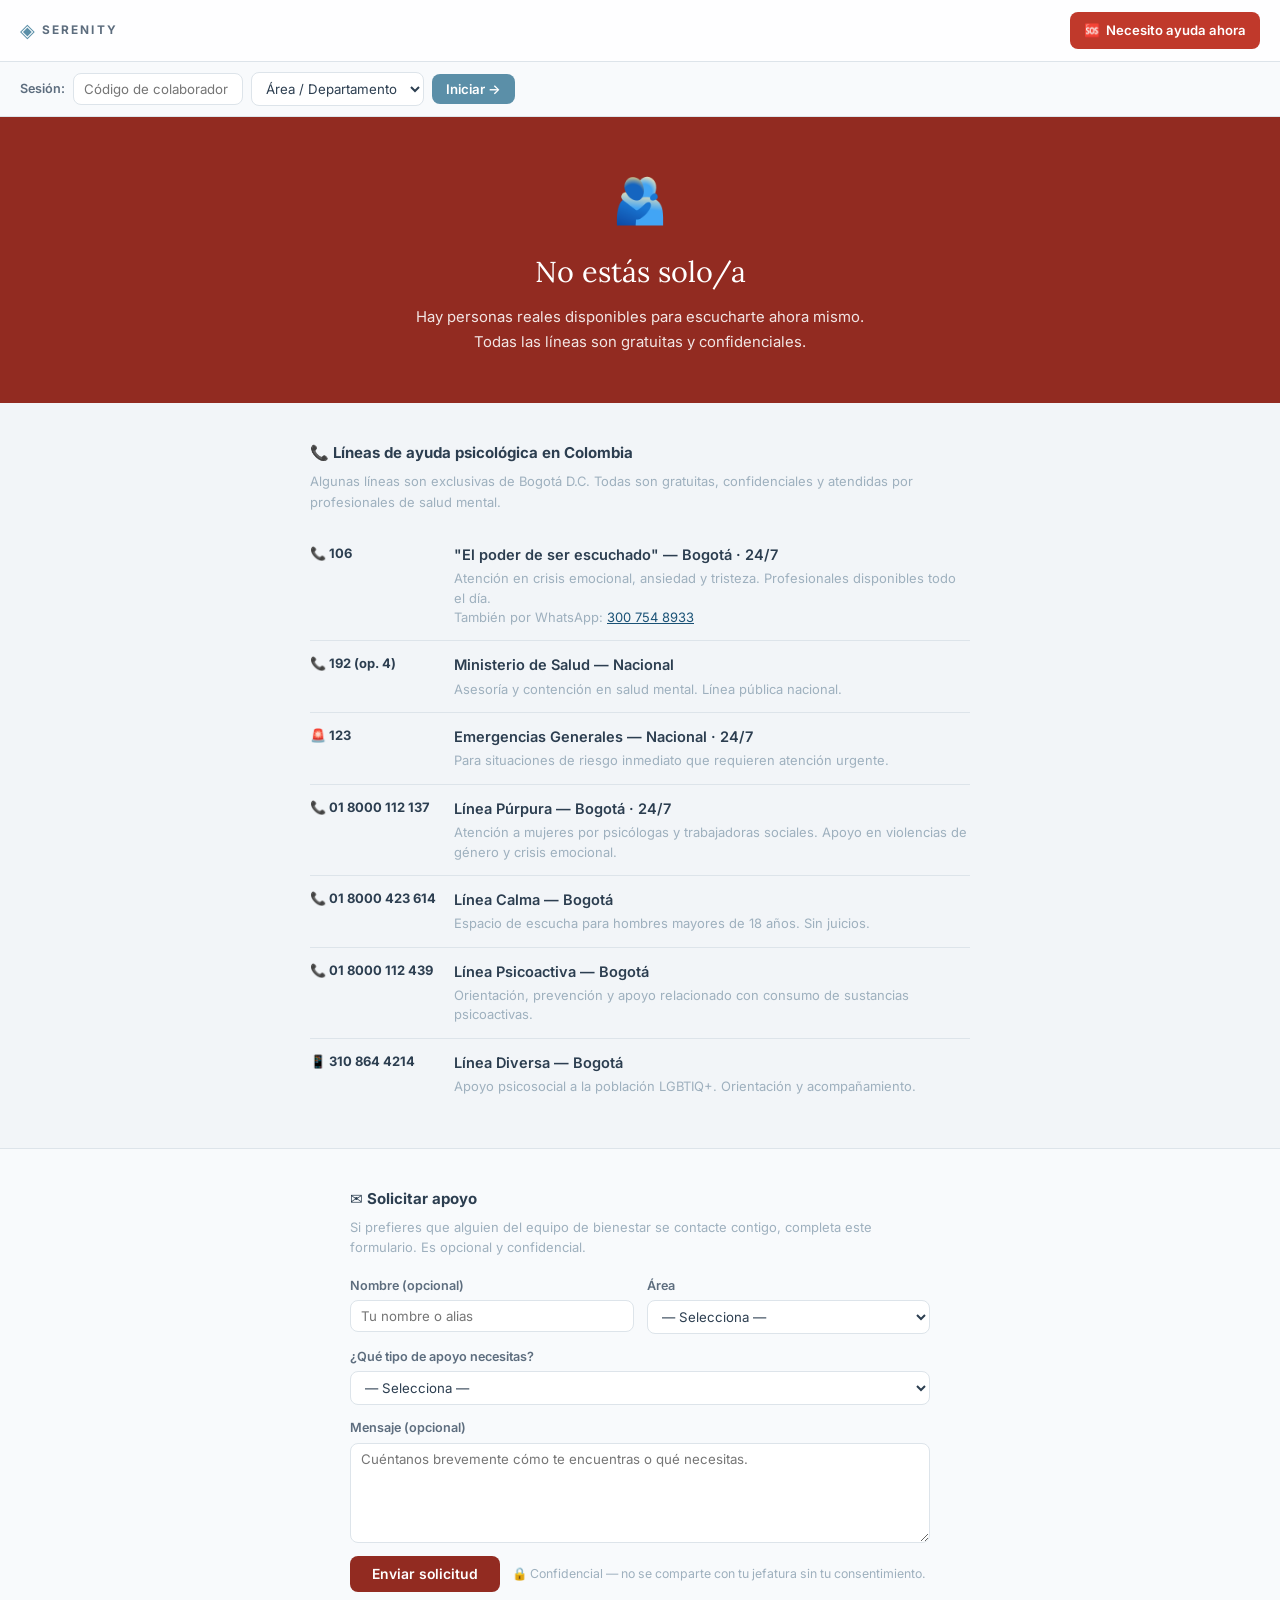
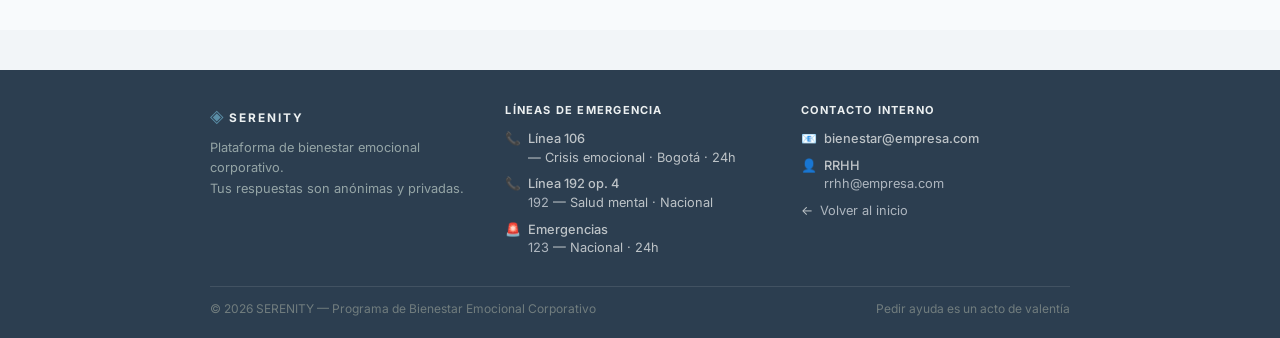
<file: contacto.html>
<!DOCTYPE html>
<html lang="es">
<head>
  <meta charset="UTF-8" /><meta name="viewport" content="width=device-width, initial-scale=1.0" />
  <meta name="description" content="SERENITY · Líneas de apoyo psicológico y contacto de emergencia en Colombia." />
  <title>SERENITY · Contacto y Apoyo</title>
  <link rel="preconnect" href="https://fonts.googleapis.com" /><link rel="preconnect" href="https://fonts.gstatic.com" crossorigin />
  <link href="https://fonts.googleapis.com/css2?family=Inter:wght@300;400;500;600&family=Lora:ital,wght@0,400;1,400&display=swap" rel="stylesheet" />
  <link rel="stylesheet" href="css/styles.css" />
</head>
<body>

<header class="encabezado">
  <nav class="nav-principal">
    <a href="index.html" class="logo"><span class="logo-simbolo">◈</span><span class="logo-nombre">Serenity</span></a>
    <a href="contacto.html" class="boton-panico" aria-current="page">🆘 <span>Necesito ayuda ahora</span></a>
  </nav>
  <div class="barra-registro">
    <form action="index.html" method="get">
      <label class="etiqueta-registro" for="codigo">Sesión:</label>
      <input type="text" id="codigo" name="codigo" class="campo-registro" placeholder="Código de colaborador" autocomplete="off" maxlength="20" />
      <select id="area" name="area" class="selector-area">
        <option value="">Área / Departamento</option>
        <option value="ops">Operaciones</option><option value="com">Comercial</option>
        <option value="fin">Finanzas</option><option value="rr">Recursos Humanos</option>
        <option value="tec">Tecnología</option><option value="mkt">Marketing</option>
        <option value="log">Logística</option><option value="otro">Otra área</option>
      </select>
      <button type="submit" class="boton-registro">Iniciar →</button>
    </form>
  </div>
</header>

<!-- HERO -->
<section class="contacto-hero">
  <div class="contacto-icono">🫂</div>
  <h1 class="contacto-titulo">No estás solo/a</h1>
  <p class="contacto-subtitulo">
    Hay personas reales disponibles para escucharte ahora mismo.<br>
    Todas las líneas son gratuitas y confidenciales.
  </p>
</section>

<main>

  <!-- LÍNEAS DE AYUDA COLOMBIA -->
  <div class="contacto-seccion">
    <h2 class="seccion-titulo">📞 Líneas de ayuda psicológica en Colombia</h2>
    <p class="seccion-nota">
      Algunas líneas son exclusivas de Bogotá D.C. Todas son gratuitas, confidenciales
      y atendidas por profesionales de salud mental.
    </p>

    <ul class="lista-ayuda">

      <li>
        <span class="ayuda-numero">📞 106</span>
        <div>
          <span class="resaltado">"El poder de ser escuchado" — Bogotá · 24/7</span>
          <p>Atención en crisis emocional, ansiedad y tristeza. Profesionales disponibles todo el día.<br>
          También por WhatsApp: <a href="https://wa.me/573007548933">300 754 8933</a></p>
        </div>
      </li>

      <li>
        <span class="ayuda-numero">📞 192 (op. 4)</span>
        <div>
          <span class="resaltado">Ministerio de Salud — Nacional</span>
          <p>Asesoría y contención en salud mental. Línea pública nacional.</p>
        </div>
      </li>

      <li>
        <span class="ayuda-numero">🚨 123</span>
        <div>
          <span class="resaltado">Emergencias Generales — Nacional · 24/7</span>
          <p>Para situaciones de riesgo inmediato que requieren atención urgente.</p>
        </div>
      </li>

      <li>
        <span class="ayuda-numero">📞 01 8000 112 137</span>
        <div>
          <span class="resaltado">Línea Púrpura — Bogotá · 24/7</span>
          <p>Atención a mujeres por psicólogas y trabajadoras sociales. Apoyo en violencias de género y crisis emocional.</p>
        </div>
      </li>

      <li>
        <span class="ayuda-numero">📞 01 8000 423 614</span>
        <div>
          <span class="resaltado">Línea Calma — Bogotá</span>
          <p>Espacio de escucha para hombres mayores de 18 años. Sin juicios.</p>
        </div>
      </li>

      <li>
        <span class="ayuda-numero">📞 01 8000 112 439</span>
        <div>
          <span class="resaltado">Línea Psicoactiva — Bogotá</span>
          <p>Orientación, prevención y apoyo relacionado con consumo de sustancias psicoactivas.</p>
        </div>
      </li>

      <li>
        <span class="ayuda-numero">📱 310 864 4214</span>
        <div>
          <span class="resaltado">Línea Diversa — Bogotá</span>
          <p>Apoyo psicosocial a la población LGBTIQ+. Orientación y acompañamiento.</p>
        </div>
      </li>

    </ul>
  </div>



  <!-- FORMULARIO -->
  <div class="form-contenedor">
    <div class="form-interior">
      <h2 class="seccion-titulo">✉️ Solicitar apoyo</h2>
      <p class="seccion-nota">
        Si prefieres que alguien del equipo de bienestar se contacte contigo, completa este formulario.
        Es opcional y confidencial.
      </p>

      <form class="formulario" action="mailto:bienestar@empresa.com" method="get" enctype="text/plain">

        <div class="fila-campos">
          <div class="campo-formulario">
            <label class="campo-etiqueta" for="nombre">Nombre (opcional)</label>
            <input type="text" id="nombre" name="nombre" class="campo-input" placeholder="Tu nombre o alias" maxlength="60" />
          </div>
          <div class="campo-formulario">
            <label class="campo-etiqueta" for="form-area">Área</label>
            <select id="form-area" name="area" class="campo-select">
              <option value="">— Selecciona —</option>
              <option>Operaciones</option><option>Comercial</option><option>Finanzas</option>
              <option>Recursos Humanos</option><option>Tecnología</option><option>Marketing</option>
              <option>Logística</option><option>Otra área</option>
            </select>
          </div>
        </div>

        <div class="campo-formulario">
          <label class="campo-etiqueta" for="motivo">¿Qué tipo de apoyo necesitas?</label>
          <select id="motivo" name="motivo" class="campo-select">
            <option value="">— Selecciona —</option>
            <option>Estoy en crisis y necesito hablar con alguien hoy</option>
            <option>Orientación sobre recursos disponibles</option>
            <option>Seguimiento por parte de bienestar</option>
            <option>Información sobre el programa</option>
            <option>Otro</option>
          </select>
        </div>

        <div class="campo-formulario">
          <label class="campo-etiqueta" for="mensaje">Mensaje (opcional)</label>
          <textarea id="mensaje" name="mensaje" class="campo-textarea" placeholder="Cuéntanos brevemente cómo te encuentras o qué necesitas."></textarea>
        </div>

        <div class="fila-envio">
          <button type="submit" class="boton-envio">Enviar solicitud</button>
          <p class="nota-privacidad">🔒 Confidencial — no se comparte con tu jefatura sin tu consentimiento.</p>
        </div>

      </form>
    </div>
  </div>

</main>

<footer class="pie">
  <div class="pie-grilla">
    <div class="pie-marca">
      <div><span class="pie-logo-simbolo">◈</span><span class="pie-logo-texto">Serenity</span></div>
      <p>Plataforma de bienestar emocional corporativo.<br>Tus respuestas son anónimas y privadas.</p>
    </div>
    <div>
      <p class="pie-columna-titulo">Líneas de emergencia</p>
      <ul class="pie-canales">
        <li><span class="canal-icono">📞</span><div><a href="tel:106" class="resaltado">Línea 106</a> — Crisis emocional · Bogotá · 24h</div></li>
        <li><span class="canal-icono">📞</span><div><span class="resaltado">Línea 192 op. 4</span><a href="tel:192">192</a> — Salud mental · Nacional</div></li>
        <li><span class="canal-icono">🚨</span><div><span class="resaltado">Emergencias</span><a href="tel:123">123</a> — Nacional · 24h</div></li>
      </ul>
    </div>
    <div>
      <p class="pie-columna-titulo">Contacto interno</p>
      <ul class="pie-canales">
        <li><span class="canal-icono">📧</span><div><a href="mailto:bienestar@empresa.com" class="resaltado">bienestar@empresa.com</a></div></li>
        <li><span class="canal-icono">👤</span><div><span class="resaltado">RRHH</span><a href="mailto:rrhh@empresa.com">rrhh@empresa.com</a></div></li>
        <li><span class="canal-icono">←</span><div><a href="index.html">Volver al inicio</a></div></li>
      </ul>
    </div>
  </div>
  <div class="pie-inferior">
    <span>© 2026 SERENITY — Programa de Bienestar Emocional Corporativo</span>
    <span>Pedir ayuda es un acto de valentía</span>
  </div>
</footer>

</body>
</html>
</file>
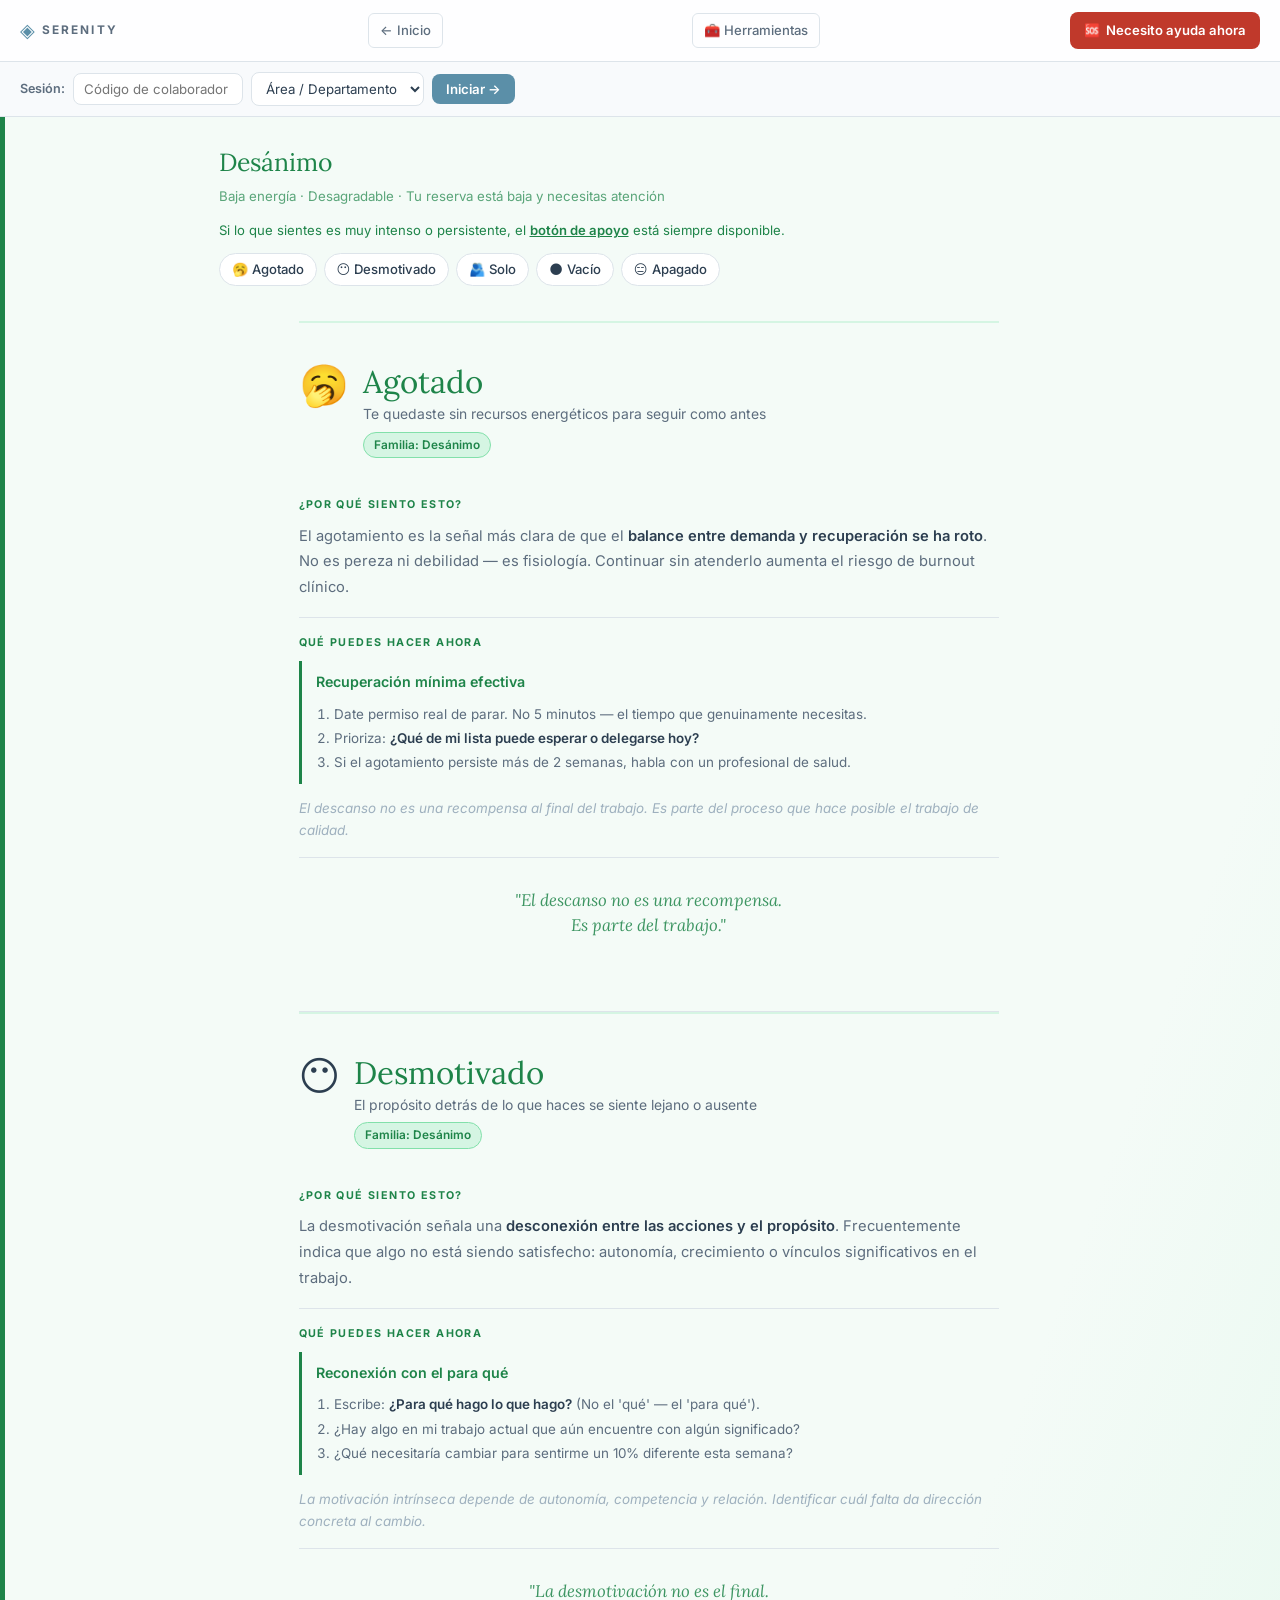
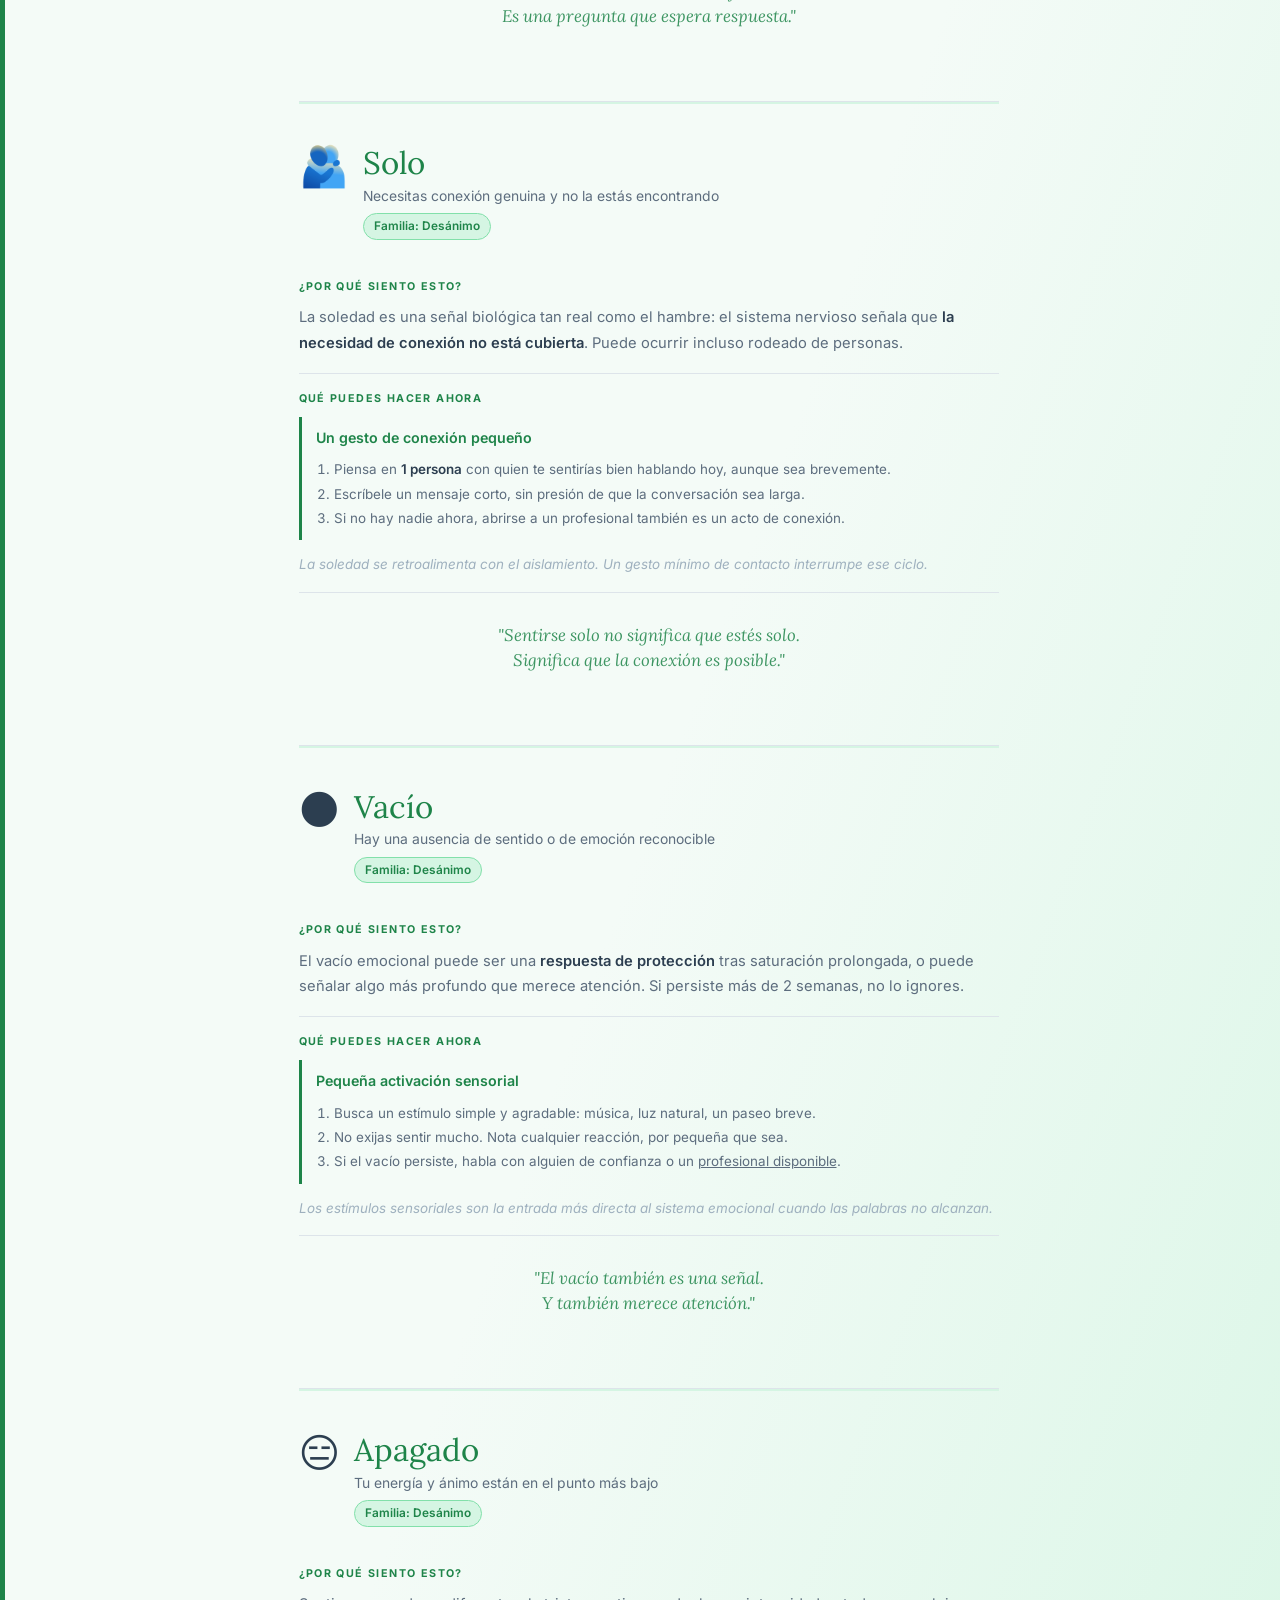
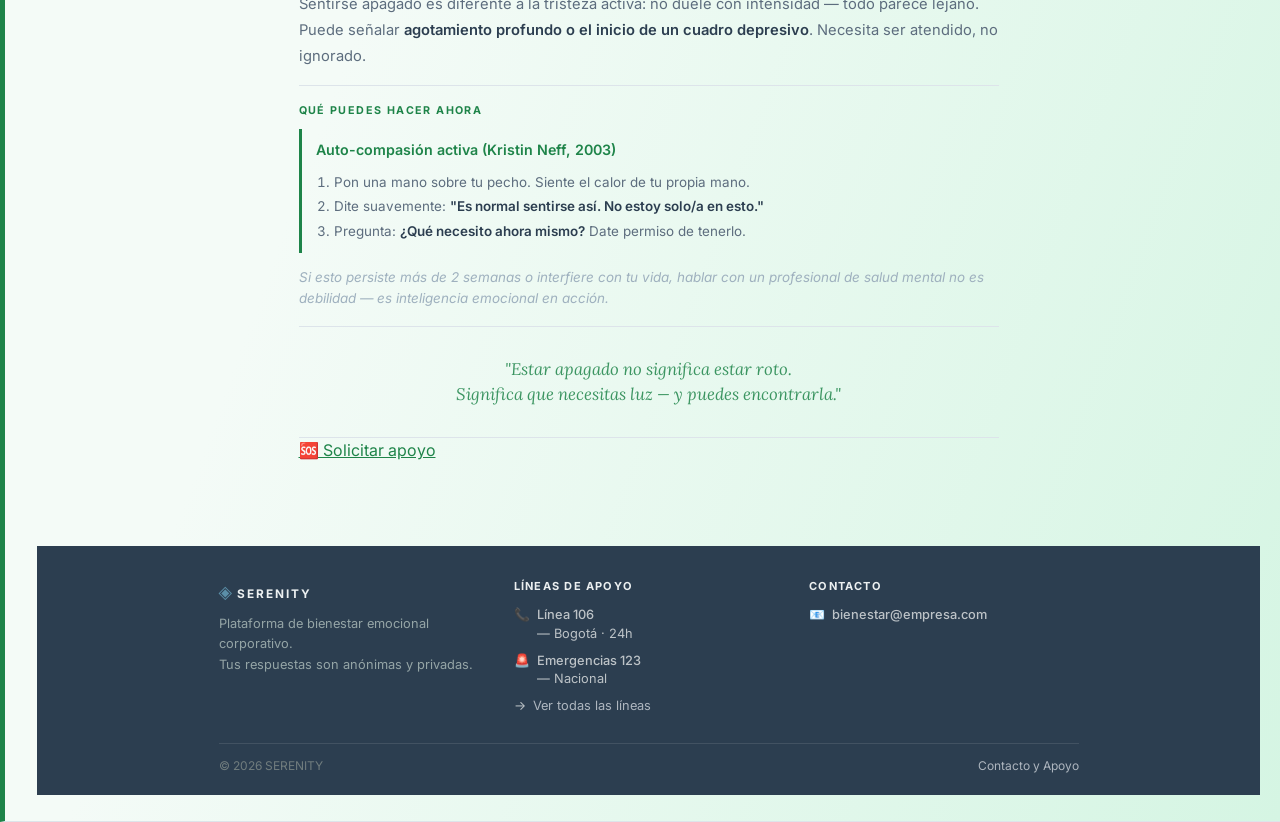
<file: desanimo.html>
<!DOCTYPE html>
<html lang="es">
<head>
  <meta charset="UTF-8" /><meta name="viewport" content="width=device-width, initial-scale=1.0" />
  <meta name="description" content="SERENITY · Familia Desánimo: Agotado, Desmotivado, Solo, Vacío, Apagado." />
  <title>SERENITY · Desánimo</title>
  <link rel="preconnect" href="https://fonts.googleapis.com" /><link rel="preconnect" href="https://fonts.gstatic.com" crossorigin />
  <link href="https://fonts.googleapis.com/css2?family=Inter:wght@300;400;500;600&family=Lora:ital,wght@0,400;1,400&display=swap" rel="stylesheet" />
  <link rel="stylesheet" href="css/styles.css" />
</head>
<body>

<header class="encabezado">
  <nav class="nav-principal">
    <a href="index.html" class="logo"><span class="logo-simbolo">◈</span><span class="logo-nombre">Serenity</span></a>
    <a href="index.html" class="nav-enlace">← Inicio</a>
    <a href="herramientas.html" class="nav-enlace">🧰 Herramientas</a>
    <a href="contacto.html" class="boton-panico">🆘 <span>Necesito ayuda ahora</span></a>
  </nav>
  <div class="barra-registro">
    <form action="index.html" method="get">
      <label class="etiqueta-registro" for="codigo">Sesión:</label>
      <input type="text" id="codigo" name="codigo" class="campo-registro" placeholder="Código de colaborador" autocomplete="off" maxlength="20" />
      <select id="area" name="area" class="selector-area">
        <option value="">Área / Departamento</option>
        <option value="ops">Operaciones</option><option value="com">Comercial</option>
        <option value="fin">Finanzas</option><option value="rr">Recursos Humanos</option>
        <option value="tec">Tecnología</option><option value="mkt">Marketing</option>
        <option value="log">Logística</option><option value="otro">Otra área</option>
      </select>
      <button type="submit" class="boton-registro">Iniciar →</button>
    </form>
  </div>
</header>

<div class="familia-hero desanimo">
  <div class="familia-hero-contenido"><div class="familia-hero-texto">
    <h1 class="familia-hero-titulo">Desánimo</h1>
    <p class="familia-hero-descripcion">Baja energía · Desagradable · Tu reserva está baja y necesitas atención</p>
    <p style="font-size:0.82rem; margin-bottom:12px; color: var(--desanimo);">
      Si lo que sientes es muy intenso o persistente, el
      <a href="contacto.html" style="color:inherit; font-weight:600;">botón de apoyo</a> está siempre disponible.
    </p>
    <nav class="familia-navegacion" aria-label="Ir a sentimiento">
      <a href="#agotado"     class="pastilla-nav desanimo">🥱 Agotado</a>
      <a href="#desmotivado" class="pastilla-nav desanimo">😶 Desmotivado</a>
      <a href="#solo"        class="pastilla-nav desanimo">🫂 Solo</a>
      <a href="#vacio"       class="pastilla-nav desanimo">🌑 Vacío</a>
      <a href="#apagado"     class="pastilla-nav desanimo">😑 Apagado</a>
    </nav>
  </div>
</div>

<main class="familia-contenido">

  <!-- ── AGOTADO ── -->
  <section id="agotado" class="sentimiento-seccion fam-desanimo">
    <div class="panel-encabezado">
      <span class="panel-emoji">🥱</span>
      <div><h2 class="sentimiento-titulo">Agotado</h2><p class="sentimiento-frase">Te quedaste sin recursos energéticos para seguir como antes</p><span class="familia-etiqueta">Familia: Desánimo</span></div>
    </div>
    <div class="tarjeta"><span class="tarjeta-titulo">¿Por qué siento esto?</span><p class="tarjeta-texto">El agotamiento es la señal más clara de que el <span class="resaltado">balance entre demanda y recuperación se ha roto</span>. No es pereza ni debilidad — es fisiología. Continuar sin atenderlo aumenta el riesgo de burnout clínico.</p></div>
    <div class="tarjeta">
      <span class="tarjeta-titulo">Qué puedes hacer ahora</span>
      <div class="tecnica-caja"><span class="tecnica-nombre">Recuperación mínima efectiva</span><ol class="tecnica-pasos"><li>Date permiso real de parar. No 5 minutos — el tiempo que genuinamente necesitas.</li><li>Prioriza: <span class="resaltado">¿Qué de mi lista puede esperar o delegarse hoy?</span></li><li>Si el agotamiento persiste más de 2 semanas, habla con un profesional de salud.</li></ol></div>
      <p class="tecnica-nota">El descanso no es una recompensa al final del trabajo. Es parte del proceso que hace posible el trabajo de calidad.</p>
    </div>
    <div class="tarjeta"><p class="mensaje-normalizador">"El descanso no es una recompensa.<br>Es parte del trabajo."</p></div>

  </section>

  <!-- ── DESMOTIVADO ── -->
  <section id="desmotivado" class="sentimiento-seccion fam-desanimo">
    <div class="panel-encabezado">
      <span class="panel-emoji">😶</span>
      <div><h2 class="sentimiento-titulo">Desmotivado</h2><p class="sentimiento-frase">El propósito detrás de lo que haces se siente lejano o ausente</p><span class="familia-etiqueta">Familia: Desánimo</span></div>
    </div>
    <div class="tarjeta"><span class="tarjeta-titulo">¿Por qué siento esto?</span><p class="tarjeta-texto">La desmotivación señala una <span class="resaltado">desconexión entre las acciones y el propósito</span>. Frecuentemente indica que algo no está siendo satisfecho: autonomía, crecimiento o vínculos significativos en el trabajo.</p></div>
    <div class="tarjeta">
      <span class="tarjeta-titulo">Qué puedes hacer ahora</span>
      <div class="tecnica-caja"><span class="tecnica-nombre">Reconexión con el para qué</span><ol class="tecnica-pasos"><li>Escribe: <span class="resaltado">¿Para qué hago lo que hago?</span> (No el 'qué' — el 'para qué').</li><li>¿Hay algo en mi trabajo actual que aún encuentre con algún significado?</li><li>¿Qué necesitaría cambiar para sentirme un 10% diferente esta semana?</li></ol></div>
      <p class="tecnica-nota">La motivación intrínseca depende de autonomía, competencia y relación. Identificar cuál falta da dirección concreta al cambio.</p>
    </div>
    <div class="tarjeta"><p class="mensaje-normalizador">"La desmotivación no es el final.<br>Es una pregunta que espera respuesta."</p></div>

  </section>

  <!-- ── SOLO ── -->
  <section id="solo" class="sentimiento-seccion fam-desanimo">
    <div class="panel-encabezado">
      <span class="panel-emoji">🫂</span>
      <div><h2 class="sentimiento-titulo">Solo</h2><p class="sentimiento-frase">Necesitas conexión genuina y no la estás encontrando</p><span class="familia-etiqueta">Familia: Desánimo</span></div>
    </div>
    <div class="tarjeta"><span class="tarjeta-titulo">¿Por qué siento esto?</span><p class="tarjeta-texto">La soledad es una señal biológica tan real como el hambre: el sistema nervioso señala que <span class="resaltado">la necesidad de conexión no está cubierta</span>. Puede ocurrir incluso rodeado de personas.</p></div>
    <div class="tarjeta">
      <span class="tarjeta-titulo">Qué puedes hacer ahora</span>
      <div class="tecnica-caja"><span class="tecnica-nombre">Un gesto de conexión pequeño</span><ol class="tecnica-pasos"><li>Piensa en <span class="resaltado">1 persona</span> con quien te sentirías bien hablando hoy, aunque sea brevemente.</li><li>Escríbele un mensaje corto, sin presión de que la conversación sea larga.</li><li>Si no hay nadie ahora, abrirse a un profesional también es un acto de conexión.</li></ol></div>
      <p class="tecnica-nota">La soledad se retroalimenta con el aislamiento. Un gesto mínimo de contacto interrumpe ese ciclo.</p>
    </div>
    <div class="tarjeta"><p class="mensaje-normalizador">"Sentirse solo no significa que estés solo.<br>Significa que la conexión es posible."</p></div>

  </section>

  <!-- ── VACÍO ── -->
  <section id="vacio" class="sentimiento-seccion fam-desanimo">
    <div class="panel-encabezado">
      <span class="panel-emoji">🌑</span>
      <div><h2 class="sentimiento-titulo">Vacío</h2><p class="sentimiento-frase">Hay una ausencia de sentido o de emoción reconocible</p><span class="familia-etiqueta">Familia: Desánimo</span></div>
    </div>
    <div class="tarjeta"><span class="tarjeta-titulo">¿Por qué siento esto?</span><p class="tarjeta-texto">El vacío emocional puede ser una <span class="resaltado">respuesta de protección</span> tras saturación prolongada, o puede señalar algo más profundo que merece atención. Si persiste más de 2 semanas, no lo ignores.</p></div>
    <div class="tarjeta">
      <span class="tarjeta-titulo">Qué puedes hacer ahora</span>
      <div class="tecnica-caja"><span class="tecnica-nombre">Pequeña activación sensorial</span><ol class="tecnica-pasos"><li>Busca un estímulo simple y agradable: música, luz natural, un paseo breve.</li><li>No exijas sentir mucho. Nota cualquier reacción, por pequeña que sea.</li><li>Si el vacío persiste, habla con alguien de confianza o un <a href="contacto.html">profesional disponible</a>.</li></ol></div>
      <p class="tecnica-nota">Los estímulos sensoriales son la entrada más directa al sistema emocional cuando las palabras no alcanzan.</p>
    </div>
    <div class="tarjeta"><p class="mensaje-normalizador">"El vacío también es una señal.<br>Y también merece atención."</p></div>

  </section>

  <!-- ── APAGADO ── -->
  <section id="apagado" class="sentimiento-seccion fam-desanimo">
    <div class="panel-encabezado">
      <span class="panel-emoji">😑</span>
      <div><h2 class="sentimiento-titulo">Apagado</h2><p class="sentimiento-frase">Tu energía y ánimo están en el punto más bajo</p><span class="familia-etiqueta">Familia: Desánimo</span></div>
    </div>
    <div class="tarjeta"><span class="tarjeta-titulo">¿Por qué siento esto?</span><p class="tarjeta-texto">Sentirse apagado es diferente a la tristeza activa: no duele con intensidad — todo parece lejano. Puede señalar <span class="resaltado">agotamiento profundo o el inicio de un cuadro depresivo</span>. Necesita ser atendido, no ignorado.</p></div>
    <div class="tarjeta">
      <span class="tarjeta-titulo">Qué puedes hacer ahora</span>
      <div class="tecnica-caja"><span class="tecnica-nombre">Auto-compasión activa (Kristin Neff, 2003)</span><ol class="tecnica-pasos"><li>Pon una mano sobre tu pecho. Siente el calor de tu propia mano.</li><li>Dite suavemente: <span class="resaltado">"Es normal sentirse así. No estoy solo/a en esto."</span></li><li>Pregunta: <span class="resaltado">¿Qué necesito ahora mismo?</span> Date permiso de tenerlo.</li></ol></div>
      <p class="tecnica-nota">Si esto persiste más de 2 semanas o interfiere con tu vida, hablar con un profesional de salud mental no es debilidad — es inteligencia emocional en acción.</p>
    </div>
    <div class="tarjeta"><p class="mensaje-normalizador">"Estar apagado no significa estar roto.<br>Significa que necesitas luz — y puedes encontrarla."</p></div>
    <a href="contacto.html" class="btn-volver" style="margin-right:10px; border-color:#1E8449; color:#1E8449;">🆘 Solicitar apoyo</a>

  </section>

</main>

<footer class="pie">
  <div class="pie-grilla">
    <div class="pie-marca"><div><span class="pie-logo-simbolo">◈</span><span class="pie-logo-texto">Serenity</span></div><p>Plataforma de bienestar emocional corporativo.<br>Tus respuestas son anónimas y privadas.</p></div>
    <div><p class="pie-columna-titulo">Líneas de apoyo</p><ul class="pie-canales"><li><span class="canal-icono">📞</span><div><a href="tel:106" class="resaltado">Línea 106</a> — Bogotá · 24h</div></li><li><span class="canal-icono">🚨</span><div><a href="tel:123" class="resaltado">Emergencias 123</a> — Nacional</div></li><li><span class="canal-icono">→</span><div><a href="contacto.html">Ver todas las líneas</a></div></li></ul></div>
    <div><p class="pie-columna-titulo">Contacto</p><ul class="pie-canales"><li><span class="canal-icono">📧</span><div><a href="mailto:bienestar@empresa.com" class="resaltado">bienestar@empresa.com</a></div></li></ul></div>
  </div>
  <div class="pie-inferior"><span>© 2026 SERENITY</span><span><a href="contacto.html" style="color:#AEB6BF; text-decoration:none;">Contacto y Apoyo</a></span></div>
</footer>

</body>
</html>
</file>
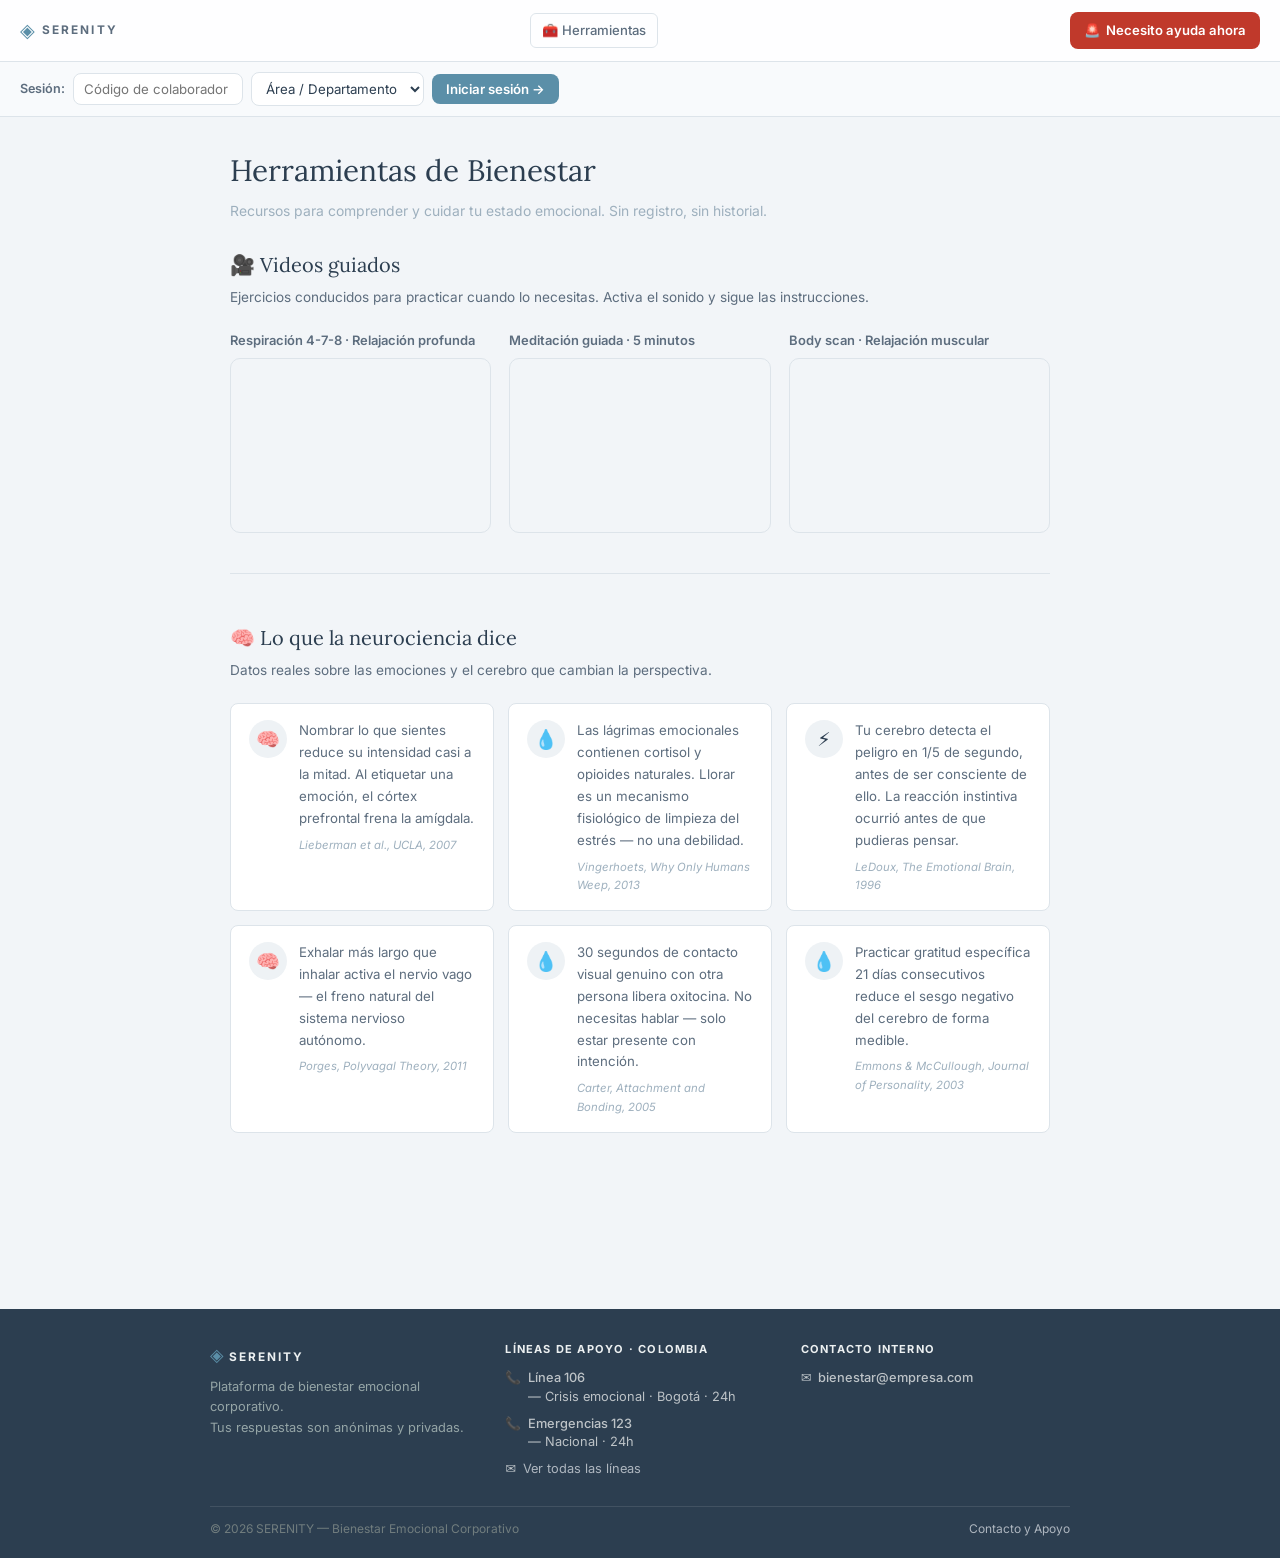
<file: herramientas.html>
<!DOCTYPE html>
<html lang="es">

<head>
  <meta charset="UTF-8" />
  <meta name="viewport" content="width=device-width, initial-scale=1.0" />
  <meta name="description" content="SERENITY · Videos guiados y datos de neurociencia para el bienestar emocional." />
  <title>SERENITY · Herramientas</title>
  <link rel="preconnect" href="https://fonts.googleapis.com" />
  <link rel="preconnect" href="https://fonts.gstatic.com" crossorigin />
  <link
    href="https://fonts.googleapis.com/css2?family=Inter:wght@300;400;500;600&family=Lora:ital,wght@0,400;1,400&display=swap"
    rel="stylesheet" />
  <link rel="stylesheet" href="css/styles.css" />
</head>

<body>

  <header class="encabezado">
    <nav class="nav-principal">
      <a href="index.html" class="logo"><span class="logo-simbolo">◈</span><span
          class="logo-nombre">Serenity</span></a>
      <a href="herramientas.html" class="nav-enlace">🧰 Herramientas</a>
      <a href="contacto.html" class="boton-panico">🚨 <span>Necesito ayuda ahora</span></a>
    </nav>
    <div class="barra-registro">
      <form action="index.html" method="get">
        <label class="etiqueta-registro" for="codigo">Sesión:</label>
        <input type="text" id="codigo" name="codigo" class="campo-registro" placeholder="Código de colaborador"
          autocomplete="off" maxlength="20" />
        <select id="area" name="area" class="selector-area">
          <option value="">Área / Departamento</option>
          <option value="ops">Operaciones</option>
          <option value="com">Comercial</option>
          <option value="fin">Finanzas</option>
          <option value="rr">Recursos Humanos</option>
          <option value="tec">Tecnología</option>
          <option value="mkt">Marketing</option>
          <option value="log">Logística</option>
          <option value="otro">Otra área</option>
        </select>
        <button type="submit" class="boton-registro">Iniciar sesión →</button>
      </form>
    </div>
  </header>

  <main>
    <div class="contenedor">
      <h1 class="titulo-principal">Herramientas de Bienestar</h1>
      <p class="subtitulo">Recursos para comprender y cuidar tu estado emocional. Sin registro, sin historial.</p>

      <!-- VIDEOS -->
      <section class="herramienta-seccion" id="videos">
        <h2 class="herramienta-titulo">🎥 Videos guiados</h2>
        <p class="herramienta-desc">Ejercicios conducidos para practicar cuando lo necesitas. Activa el sonido y sigue
          las instrucciones.</p>
        <div class="videos-grilla">
          <div class="video-item">
            <p class="video-label">Respiración 4-7-8 · Relajación profunda</p>
            <iframe src="https://www.youtube.com/embed/EGO5m_DBzF8" title="Respiración 4-7-8" allowfullscreen
              loading="lazy"></iframe>
          </div>
          <div class="video-item">
            <p class="video-label">Meditación guiada · 5 minutos</p>
            <iframe src="https://www.youtube.com/embed/_lOpSbsm9y4" title="Meditación 5 minutos" allowfullscreen
              loading="lazy"></iframe>
          </div>
          <div class="video-item">
            <p class="video-label">Body scan · Relajación muscular</p>
            <iframe src="https://www.youtube.com/embed/eu-2iWv_fCM" title="Body scan relajación" allowfullscreen
              loading="lazy"></iframe>
          </div>
        </div>
      </section>


      <section class="herramienta-seccion" id="neurodatos">
        <h2 class="herramienta-titulo">🧠 Lo que la neurociencia dice</h2>
        <p class="herramienta-desc">Datos reales sobre las emociones y el cerebro que cambian la perspectiva.</p>
        <div class="neurodatos-grilla">
          <div class="neurodato-tarjeta">
            <span class="neurodato-icono">🧠</span>
            <div>
              <p class="neurodato-texto">Nombrar lo que sientes reduce su intensidad casi a la mitad. Al etiquetar una
                emoción, el córtex prefrontal frena la amígdala.</p>
              <span class="neurodato-fuente">Lieberman et al., UCLA, 2007</span>
            </div>
          </div>
          <div class="neurodato-tarjeta">
            <span class="neurodato-icono">💧</span>
            <div>
              <p class="neurodato-texto">Las lágrimas emocionales contienen cortisol y opioides naturales. Llorar es un
                mecanismo fisiológico de limpieza del estrés — no una debilidad.</p>
              <span class="neurodato-fuente">Vingerhoets, Why Only Humans Weep, 2013</span>
            </div>
          </div>
          <div class="neurodato-tarjeta">
            <span class="neurodato-icono">⚡</span>
            <div>
              <p class="neurodato-texto">Tu cerebro detecta el peligro en 1/5 de segundo, antes de ser consciente de
                ello. La reacción instintiva ocurrió antes de que pudieras pensar.</p>
              <span class="neurodato-fuente">LeDoux, The Emotional Brain, 1996</span>
            </div>
          </div>
          <div class="neurodato-tarjeta">
            <span class="neurodato-icono">🧠</span>
            <div>
              <p class="neurodato-texto">Exhalar más largo que inhalar activa el nervio vago — el freno natural del
                sistema nervioso autónomo.</p>
              <span class="neurodato-fuente">Porges, Polyvagal Theory, 2011</span>
            </div>
          </div>
          <div class="neurodato-tarjeta">
            <span class="neurodato-icono">💧</span>
            <div>
              <p class="neurodato-texto">30 segundos de contacto visual genuino con otra persona libera oxitocina. No
                necesitas hablar — solo estar presente con intención.</p>
              <span class="neurodato-fuente">Carter, Attachment and Bonding, 2005</span>
            </div>
          </div>
          <div class="neurodato-tarjeta">
            <span class="neurodato-icono">💧</span>
            <div>
              <p class="neurodato-texto">Practicar gratitud específica 21 días consecutivos reduce el sesgo negativo del
                cerebro de forma medible.</p>
              <span class="neurodato-fuente">Emmons & McCullough, Journal of Personality, 2003</span>
            </div>
          </div>

        </div>
      </section>

    </div>
  </main>

  <footer class="pie">
    <div class="pie-grilla">
      <div class="pie-marca">
        <div><span class="pie-logo-simbolo">◈</span><span class="pie-logo-texto">Serenity</span></div>
        <p>Plataforma de bienestar emocional corporativo.<br>Tus respuestas son anónimas y privadas.</p>
      </div>
      <div>
        <p class="pie-columna-titulo">Líneas de apoyo · Colombia</p>
        <ul class="pie-canales">
          <li><span class="canal-icono">📞</span>
            <div><a href="tel:106" class="resaltado">Línea 106</a> — Crisis emocional · Bogotá · 24h</div>
          </li>
          <li><span class="canal-icono">📞</span>
            <div><a href="tel:123" class="resaltado">Emergencias 123</a> — Nacional · 24h</div>
          </li>
          <li><span class="canal-icono">✉️</span>
            <div><a href="contacto.html">Ver todas las líneas</a></div>
          </li>
        </ul>
      </div>
      <div>
        <p class="pie-columna-titulo">Contacto interno</p>
        <ul class="pie-canales">
          <li><span class="canal-icono">✉️</span>
            <div><a href="mailto:bienestar@empresa.com" class="resaltado">bienestar@empresa.com</a></div>
          </li>
        </ul>
      </div>
    </div>
    <div class="pie-inferior"><span>© 2026 SERENITY — Bienestar Emocional Corporativo</span><span><a
          href="contacto.html" style="color:#AEB6BF;text-decoration:none;">Contacto y Apoyo</a></span></div>
  </footer>

</body>

</html>
</file>
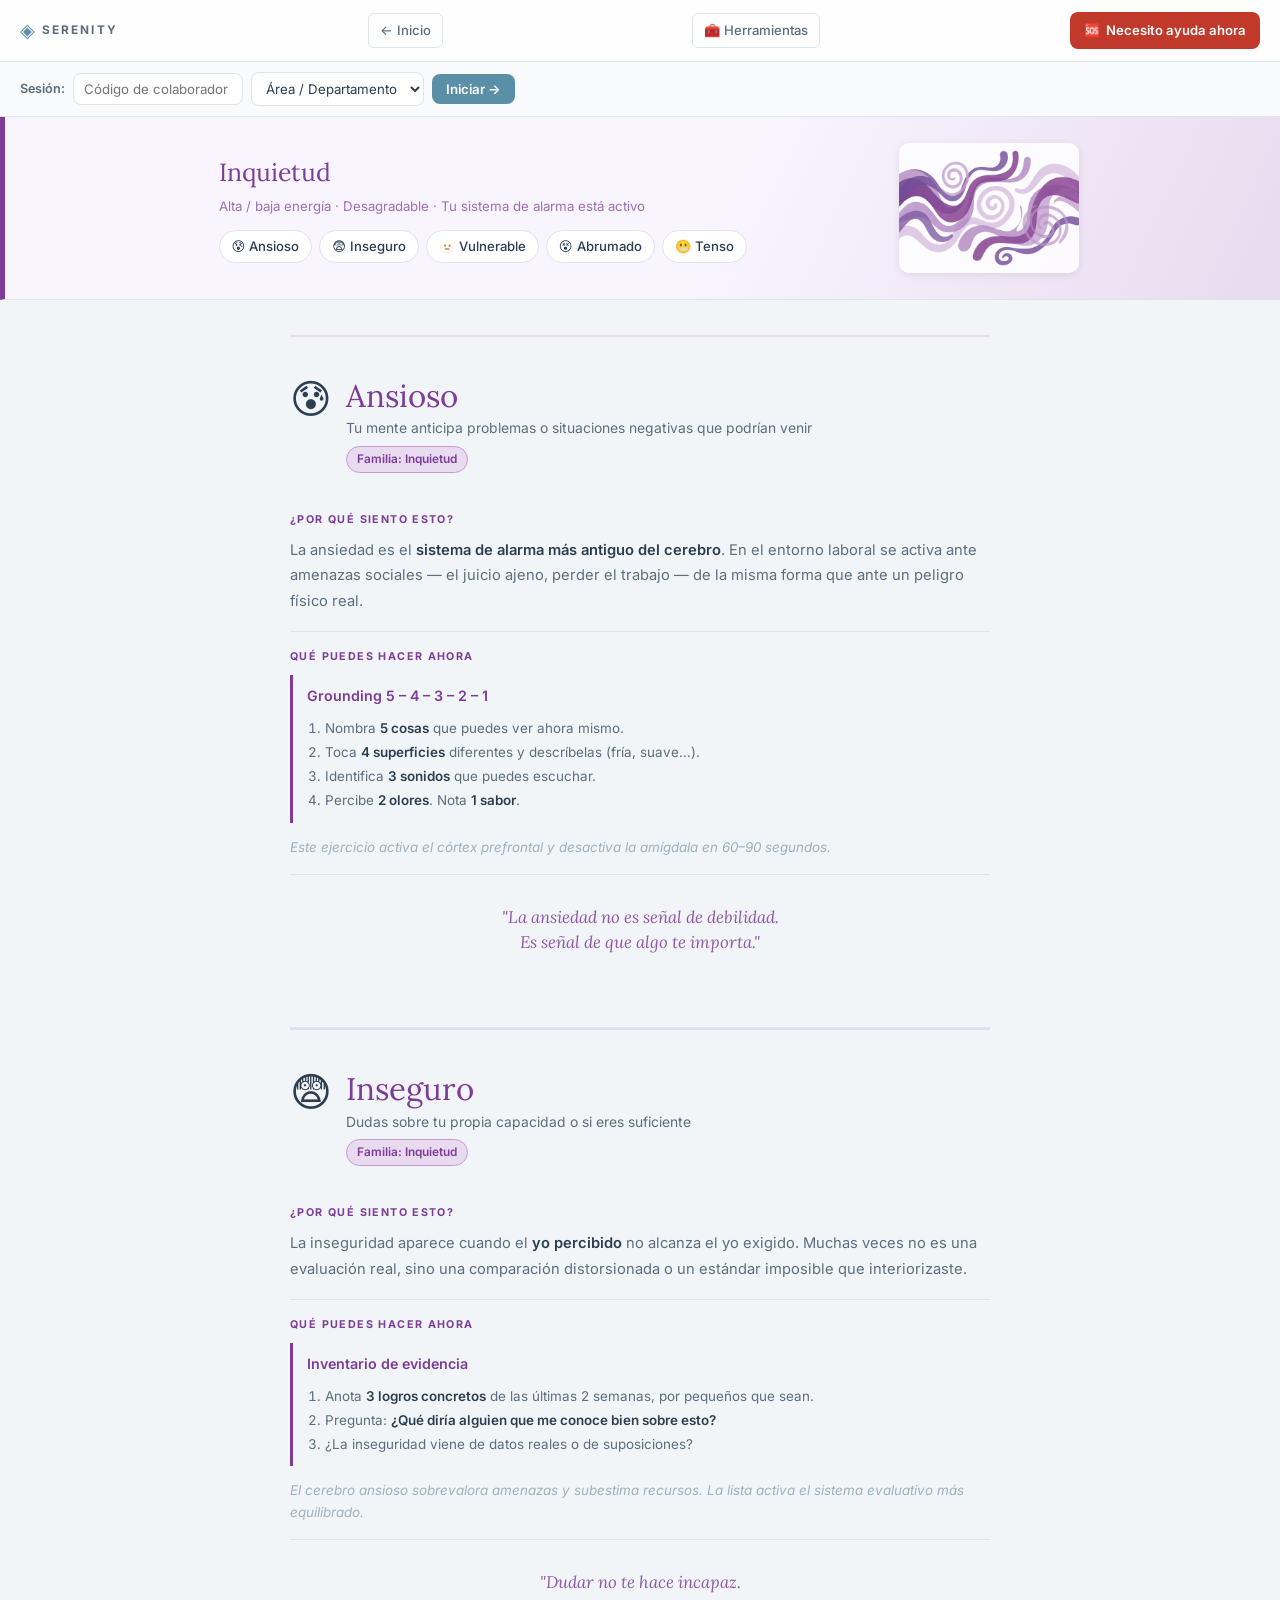
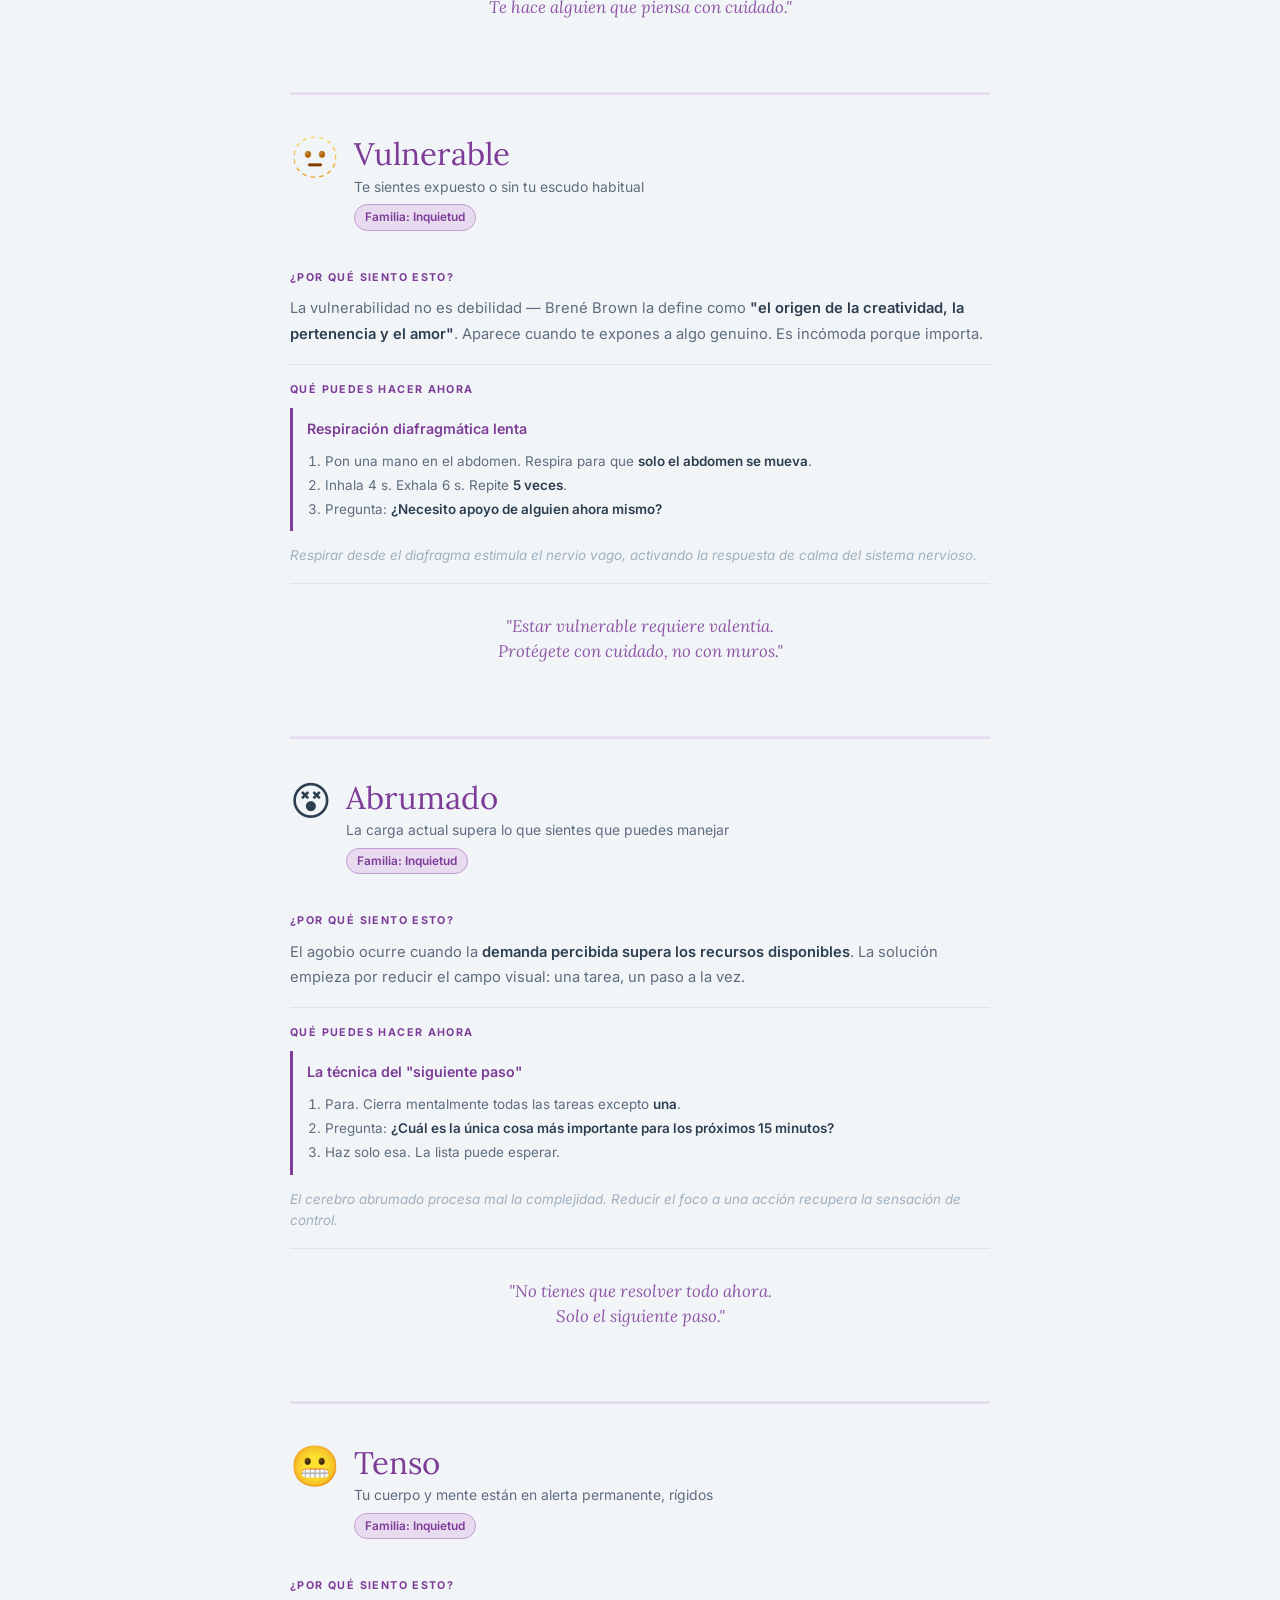
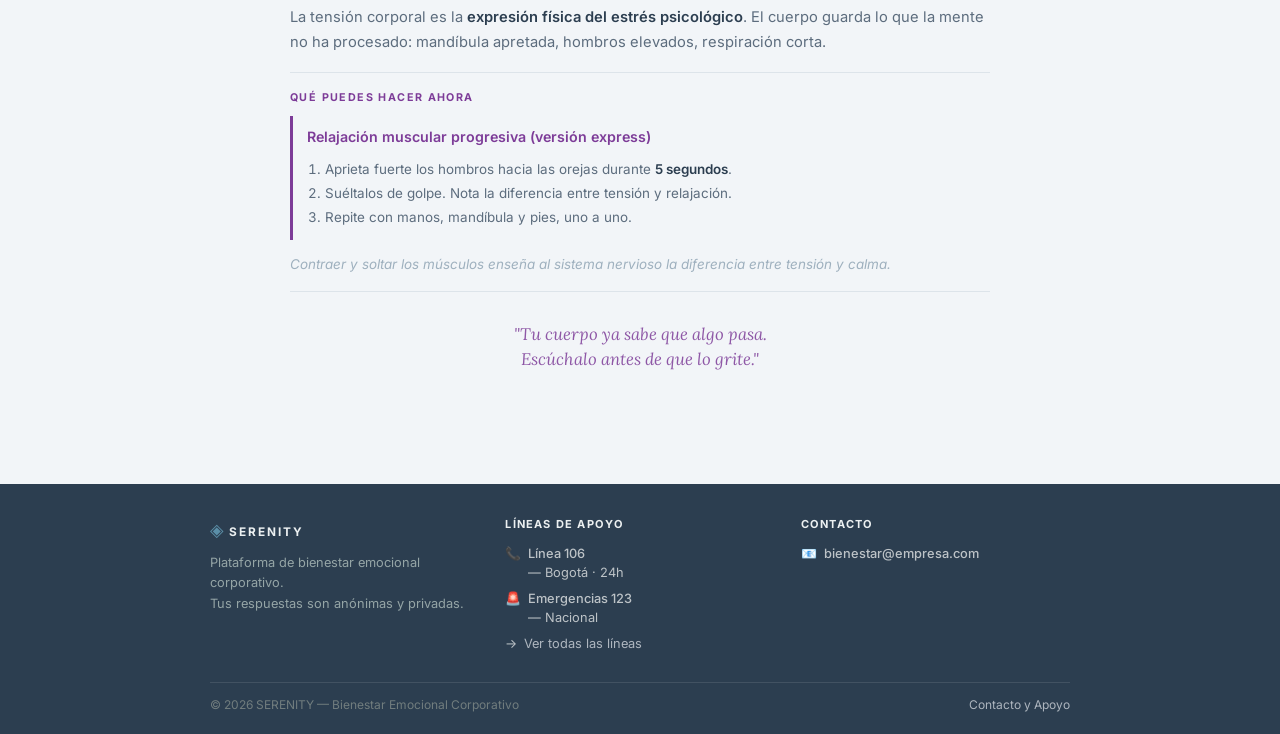
<file: inquietud.html>
<!DOCTYPE html>
<html lang="es">
<head>
  <meta charset="UTF-8" /><meta name="viewport" content="width=device-width, initial-scale=1.0" />
  <meta name="description" content="SERENITY · Familia Inquietud: Ansioso, Inseguro, Vulnerable, Abrumado, Tenso." />
  <title>SERENITY · Inquietud</title>
  <link rel="preconnect" href="https://fonts.googleapis.com" /><link rel="preconnect" href="https://fonts.gstatic.com" crossorigin />
  <link href="https://fonts.googleapis.com/css2?family=Inter:wght@300;400;500;600&family=Lora:ital,wght@0,400;1,400&display=swap" rel="stylesheet" />
  <link rel="stylesheet" href="css/styles.css" />
</head>
<body>

<header class="encabezado">
  <nav class="nav-principal">
    <a href="index.html" class="logo"><span class="logo-simbolo">◈</span><span class="logo-nombre">Serenity</span></a>
    <a href="index.html" class="nav-enlace">← Inicio</a>
    <a href="herramientas.html" class="nav-enlace">🧰 Herramientas</a>
    <a href="contacto.html" class="boton-panico">🆘 <span>Necesito ayuda ahora</span></a>
  </nav>
  <div class="barra-registro">
    <form action="index.html" method="get">
      <label class="etiqueta-registro" for="codigo">Sesión:</label>
      <input type="text" id="codigo" name="codigo" class="campo-registro" placeholder="Código de colaborador" autocomplete="off" maxlength="20" />
      <select id="area" name="area" class="selector-area">
        <option value="">Área / Departamento</option>
        <option value="ops">Operaciones</option><option value="com">Comercial</option>
        <option value="fin">Finanzas</option><option value="rr">Recursos Humanos</option>
        <option value="tec">Tecnología</option><option value="mkt">Marketing</option>
        <option value="log">Logística</option><option value="otro">Otra área</option>
      </select>
      <button type="submit" class="boton-registro">Iniciar →</button>
    </form>
  </div>
</header>

<div class="familia-hero inquietud">
  <div class="familia-hero-contenido">
    <div class="familia-hero-texto">
      <h1 class="familia-hero-titulo">Inquietud</h1>
      <p class="familia-hero-descripcion">Alta / baja energía · Desagradable · Tu sistema de alarma está activo</p>
      <nav class="familia-navegacion" aria-label="Ir a sentimiento">
        <a href="#ansioso"    class="pastilla-nav inquietud">😰 Ansioso</a>
        <a href="#inseguro"   class="pastilla-nav inquietud">😨 Inseguro</a>
        <a href="#vulnerable" class="pastilla-nav inquietud">🫥 Vulnerable</a>
        <a href="#abrumado"   class="pastilla-nav inquietud">😵 Abrumado</a>
        <a href="#tenso"      class="pastilla-nav inquietud">😬 Tenso</a>
      </nav>
    </div>
    <img src="img/inquietud.png" alt="Ilustración inquietud" class="familia-imagen" />
  </div>
</div>

<main class="familia-contenido">

  <!-- ── ANSIOSO ── -->
  <section id="ansioso" class="sentimiento-seccion fam-inquietud">
    <div class="panel-encabezado">
      <span class="panel-emoji">😰</span>
      <div><h2 class="sentimiento-titulo">Ansioso</h2><p class="sentimiento-frase">Tu mente anticipa problemas o situaciones negativas que podrían venir</p><span class="familia-etiqueta">Familia: Inquietud</span></div>
    </div>
    <div class="tarjeta"><span class="tarjeta-titulo">¿Por qué siento esto?</span><p class="tarjeta-texto">La ansiedad es el <span class="resaltado">sistema de alarma más antiguo del cerebro</span>. En el entorno laboral se activa ante amenazas sociales — el juicio ajeno, perder el trabajo — de la misma forma que ante un peligro físico real.</p></div>
    <div class="tarjeta">
      <span class="tarjeta-titulo">Qué puedes hacer ahora</span>
      <div class="tecnica-caja"><span class="tecnica-nombre">Grounding 5 – 4 – 3 – 2 – 1</span><ol class="tecnica-pasos"><li>Nombra <span class="resaltado">5 cosas</span> que puedes ver ahora mismo.</li><li>Toca <span class="resaltado">4 superficies</span> diferentes y descríbelas (fría, suave…).</li><li>Identifica <span class="resaltado">3 sonidos</span> que puedes escuchar.</li><li>Percibe <span class="resaltado">2 olores</span>. Nota <span class="resaltado">1 sabor</span>.</li></ol></div>
      <p class="tecnica-nota">Este ejercicio activa el córtex prefrontal y desactiva la amígdala en 60–90 segundos.</p>
    </div>
    <div class="tarjeta"><p class="mensaje-normalizador">"La ansiedad no es señal de debilidad.<br>Es señal de que algo te importa."</p></div>

  </section>

  <!-- ── INSEGURO ── -->
  <section id="inseguro" class="sentimiento-seccion fam-inquietud">
    <div class="panel-encabezado">
      <span class="panel-emoji">😨</span>
      <div><h2 class="sentimiento-titulo">Inseguro</h2><p class="sentimiento-frase">Dudas sobre tu propia capacidad o si eres suficiente</p><span class="familia-etiqueta">Familia: Inquietud</span></div>
    </div>
    <div class="tarjeta"><span class="tarjeta-titulo">¿Por qué siento esto?</span><p class="tarjeta-texto">La inseguridad aparece cuando el <span class="resaltado">yo percibido</span> no alcanza el yo exigido. Muchas veces no es una evaluación real, sino una comparación distorsionada o un estándar imposible que interiorizaste.</p></div>
    <div class="tarjeta">
      <span class="tarjeta-titulo">Qué puedes hacer ahora</span>
      <div class="tecnica-caja"><span class="tecnica-nombre">Inventario de evidencia</span><ol class="tecnica-pasos"><li>Anota <span class="resaltado">3 logros concretos</span> de las últimas 2 semanas, por pequeños que sean.</li><li>Pregunta: <span class="resaltado">¿Qué diría alguien que me conoce bien sobre esto?</span></li><li>¿La inseguridad viene de datos reales o de suposiciones?</li></ol></div>
      <p class="tecnica-nota">El cerebro ansioso sobrevalora amenazas y subestima recursos. La lista activa el sistema evaluativo más equilibrado.</p>
    </div>
    <div class="tarjeta"><p class="mensaje-normalizador">"Dudar no te hace incapaz.<br>Te hace alguien que piensa con cuidado."</p></div>

  </section>

  <!-- ── VULNERABLE ── -->
  <section id="vulnerable" class="sentimiento-seccion fam-inquietud">
    <div class="panel-encabezado">
      <span class="panel-emoji">🫥</span>
      <div><h2 class="sentimiento-titulo">Vulnerable</h2><p class="sentimiento-frase">Te sientes expuesto o sin tu escudo habitual</p><span class="familia-etiqueta">Familia: Inquietud</span></div>
    </div>
    <div class="tarjeta"><span class="tarjeta-titulo">¿Por qué siento esto?</span><p class="tarjeta-texto">La vulnerabilidad no es debilidad — Brené Brown la define como <span class="resaltado">"el origen de la creatividad, la pertenencia y el amor"</span>. Aparece cuando te expones a algo genuino. Es incómoda porque importa.</p></div>
    <div class="tarjeta">
      <span class="tarjeta-titulo">Qué puedes hacer ahora</span>
      <div class="tecnica-caja"><span class="tecnica-nombre">Respiración diafragmática lenta</span><ol class="tecnica-pasos"><li>Pon una mano en el abdomen. Respira para que <span class="resaltado">solo el abdomen se mueva</span>.</li><li>Inhala 4 s. Exhala 6 s. Repite <span class="resaltado">5 veces</span>.</li><li>Pregunta: <span class="resaltado">¿Necesito apoyo de alguien ahora mismo?</span></li></ol></div>
      <p class="tecnica-nota">Respirar desde el diafragma estimula el nervio vago, activando la respuesta de calma del sistema nervioso.</p>
    </div>
    <div class="tarjeta"><p class="mensaje-normalizador">"Estar vulnerable requiere valentía.<br>Protégete con cuidado, no con muros."</p></div>

  </section>

  <!-- ── ABRUMADO ── -->
  <section id="abrumado" class="sentimiento-seccion fam-inquietud">
    <div class="panel-encabezado">
      <span class="panel-emoji">😵</span>
      <div><h2 class="sentimiento-titulo">Abrumado</h2><p class="sentimiento-frase">La carga actual supera lo que sientes que puedes manejar</p><span class="familia-etiqueta">Familia: Inquietud</span></div>
    </div>
    <div class="tarjeta"><span class="tarjeta-titulo">¿Por qué siento esto?</span><p class="tarjeta-texto">El agobio ocurre cuando la <span class="resaltado">demanda percibida supera los recursos disponibles</span>. La solución empieza por reducir el campo visual: una tarea, un paso a la vez.</p></div>
    <div class="tarjeta">
      <span class="tarjeta-titulo">Qué puedes hacer ahora</span>
      <div class="tecnica-caja"><span class="tecnica-nombre">La técnica del "siguiente paso"</span><ol class="tecnica-pasos"><li>Para. Cierra mentalmente todas las tareas excepto <span class="resaltado">una</span>.</li><li>Pregunta: <span class="resaltado">¿Cuál es la única cosa más importante para los próximos 15 minutos?</span></li><li>Haz solo esa. La lista puede esperar.</li></ol></div>
      <p class="tecnica-nota">El cerebro abrumado procesa mal la complejidad. Reducir el foco a una acción recupera la sensación de control.</p>
    </div>
    <div class="tarjeta"><p class="mensaje-normalizador">"No tienes que resolver todo ahora.<br>Solo el siguiente paso."</p></div>

  </section>

  <!-- ── TENSO ── -->
  <section id="tenso" class="sentimiento-seccion fam-inquietud">
    <div class="panel-encabezado">
      <span class="panel-emoji">😬</span>
      <div><h2 class="sentimiento-titulo">Tenso</h2><p class="sentimiento-frase">Tu cuerpo y mente están en alerta permanente, rígidos</p><span class="familia-etiqueta">Familia: Inquietud</span></div>
    </div>
    <div class="tarjeta"><span class="tarjeta-titulo">¿Por qué siento esto?</span><p class="tarjeta-texto">La tensión corporal es la <span class="resaltado">expresión física del estrés psicológico</span>. El cuerpo guarda lo que la mente no ha procesado: mandíbula apretada, hombros elevados, respiración corta.</p></div>
    <div class="tarjeta">
      <span class="tarjeta-titulo">Qué puedes hacer ahora</span>
      <div class="tecnica-caja"><span class="tecnica-nombre">Relajación muscular progresiva (versión express)</span><ol class="tecnica-pasos"><li>Aprieta fuerte los hombros hacia las orejas durante <span class="resaltado">5 segundos</span>.</li><li>Suéltalos de golpe. Nota la diferencia entre tensión y relajación.</li><li>Repite con manos, mandíbula y pies, uno a uno.</li></ol></div>
      <p class="tecnica-nota">Contraer y soltar los músculos enseña al sistema nervioso la diferencia entre tensión y calma.</p>
    </div>
    <div class="tarjeta"><p class="mensaje-normalizador">"Tu cuerpo ya sabe que algo pasa.<br>Escúchalo antes de que lo grite."</p></div>

  </section>

</main>

<footer class="pie">
  <div class="pie-grilla">
    <div class="pie-marca"><div><span class="pie-logo-simbolo">◈</span><span class="pie-logo-texto">Serenity</span></div><p>Plataforma de bienestar emocional corporativo.<br>Tus respuestas son anónimas y privadas.</p></div>
    <div><p class="pie-columna-titulo">Líneas de apoyo</p><ul class="pie-canales"><li><span class="canal-icono">📞</span><div><a href="tel:106" class="resaltado">Línea 106</a> — Bogotá · 24h</div></li><li><span class="canal-icono">🚨</span><div><a href="tel:123" class="resaltado">Emergencias 123</a> — Nacional</div></li><li><span class="canal-icono">→</span><div><a href="contacto.html">Ver todas las líneas</a></div></li></ul></div>
    <div><p class="pie-columna-titulo">Contacto</p><ul class="pie-canales"><li><span class="canal-icono">📧</span><div><a href="mailto:bienestar@empresa.com" class="resaltado">bienestar@empresa.com</a></div></li></ul></div>
  </div>
  <div class="pie-inferior"><span>© 2026 SERENITY — Bienestar Emocional Corporativo</span><span><a href="contacto.html" style="color:#AEB6BF; text-decoration:none;">Contacto y Apoyo</a></span></div>
</footer>

</body>
</html>
</file>
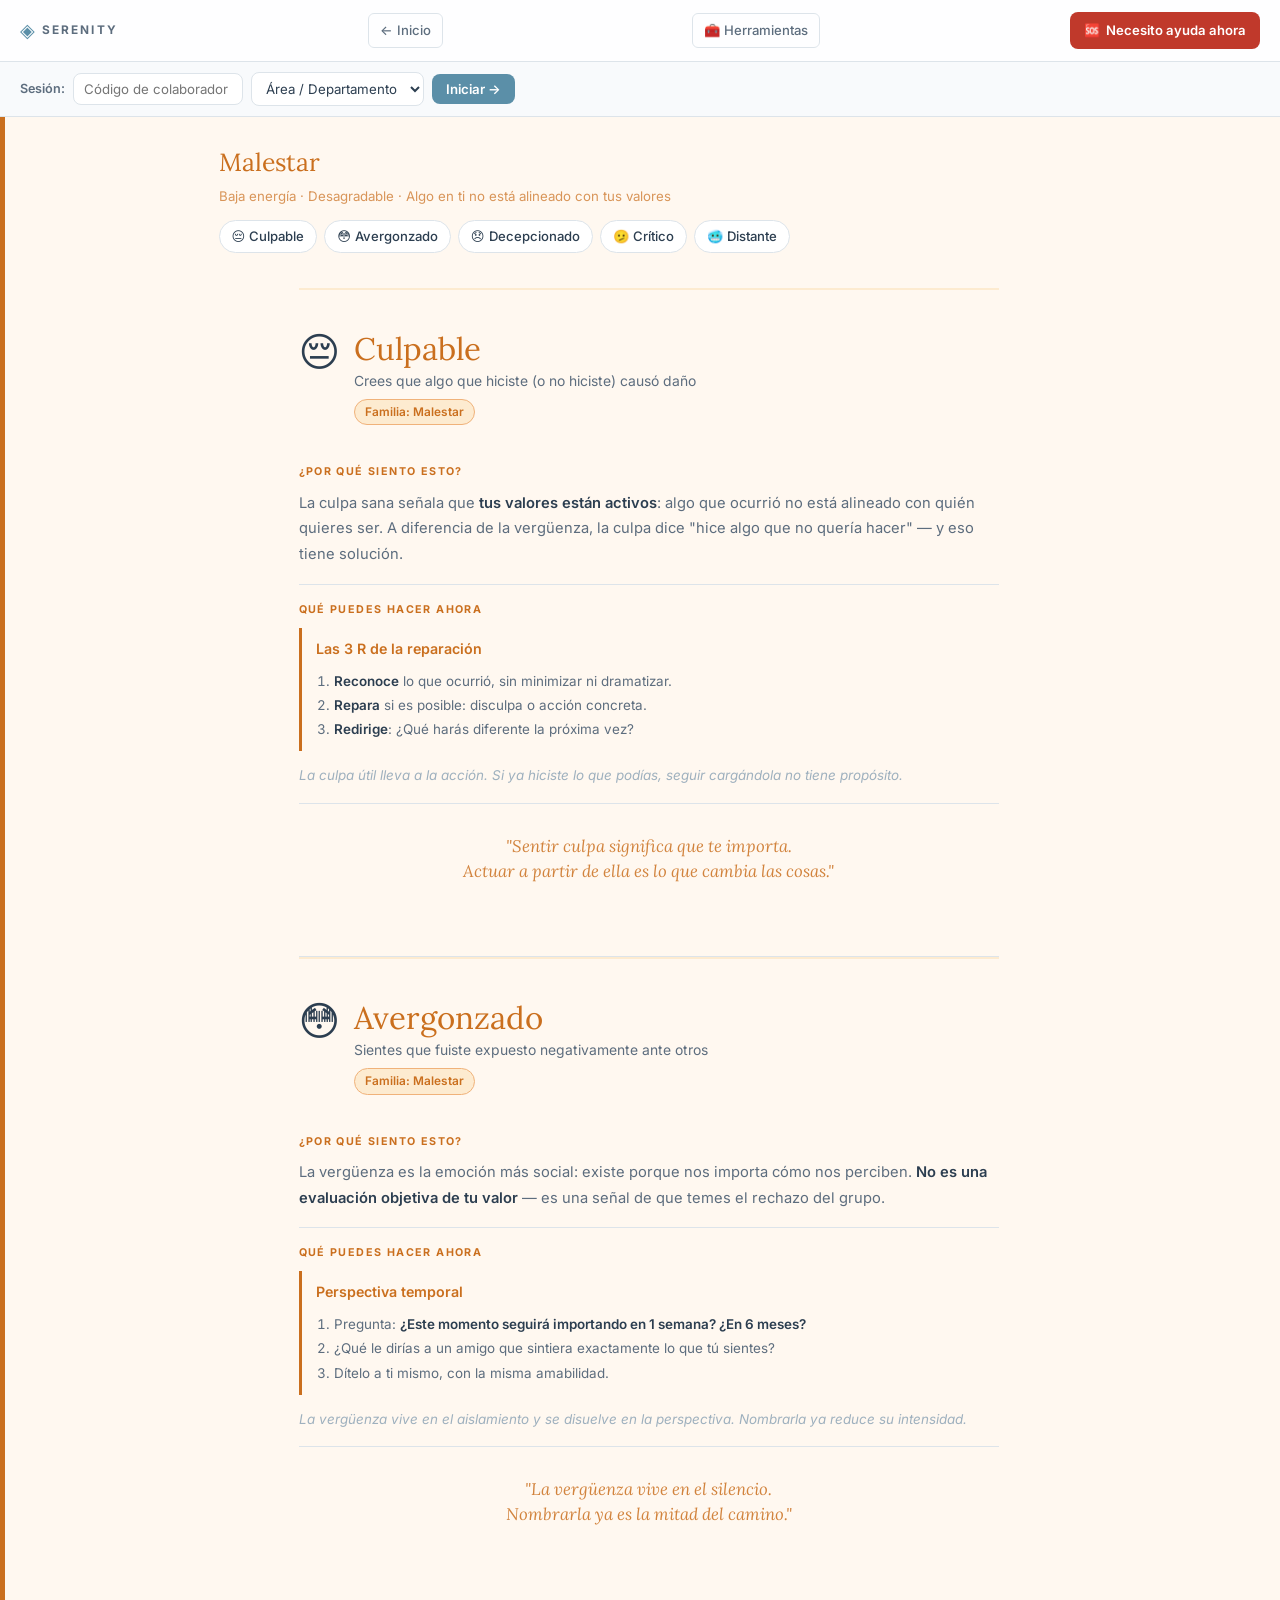
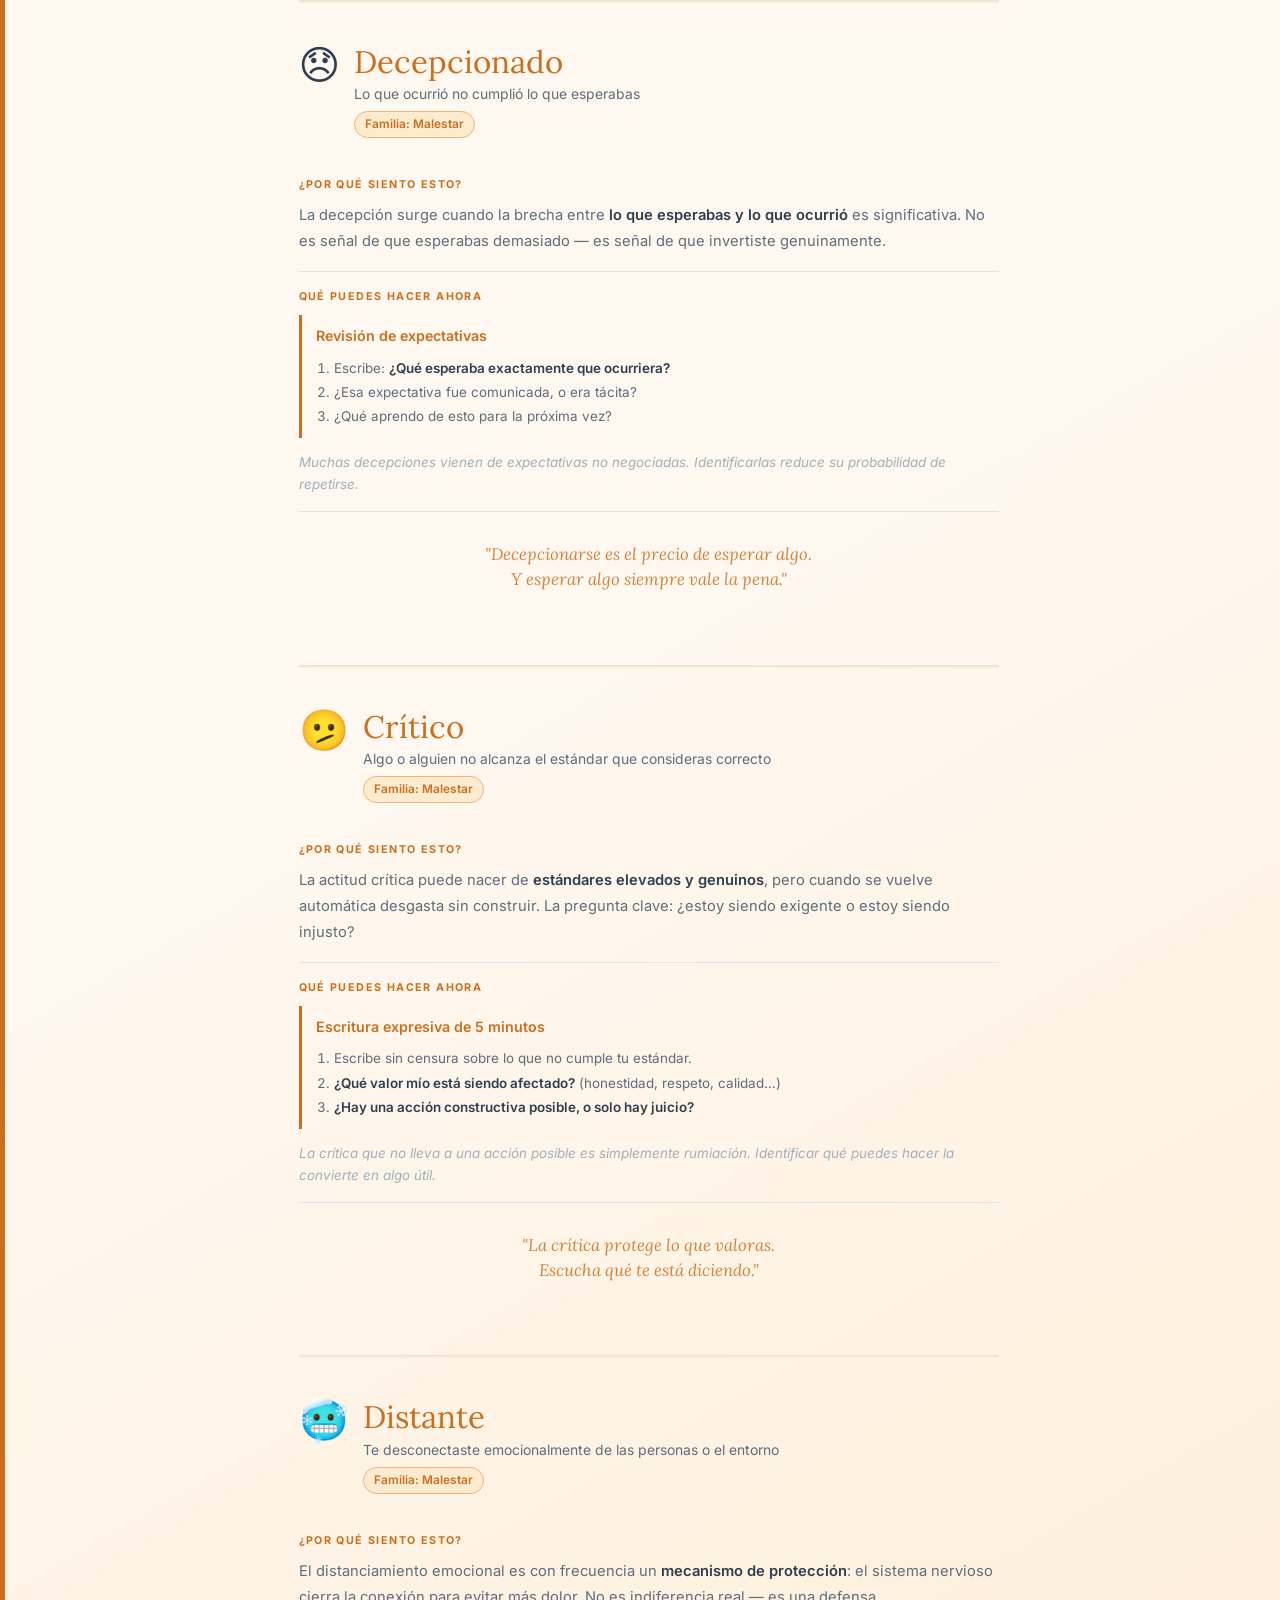
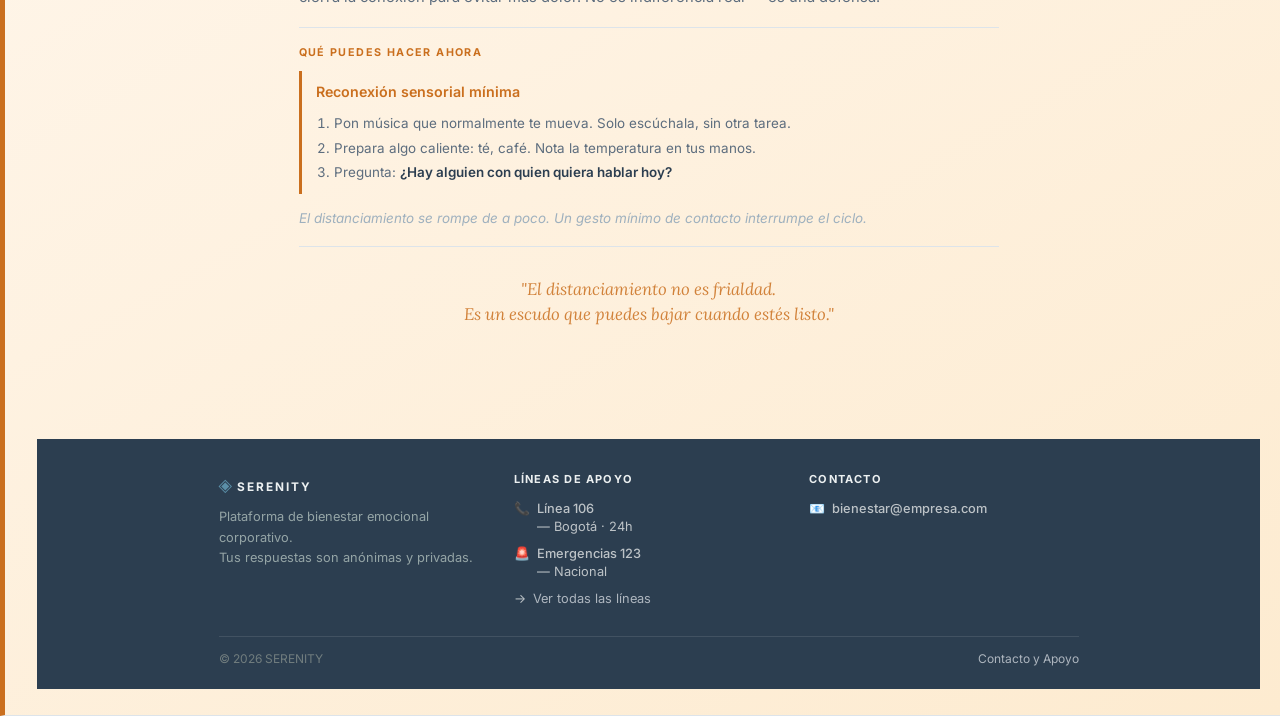
<file: malestar.html>
<!DOCTYPE html>
<html lang="es">
<head>
  <meta charset="UTF-8" /><meta name="viewport" content="width=device-width, initial-scale=1.0" />
  <meta name="description" content="SERENITY · Familia Malestar: Culpable, Avergonzado, Decepcionado, Crítico, Distante." />
  <title>SERENITY · Malestar</title>
  <link rel="preconnect" href="https://fonts.googleapis.com" /><link rel="preconnect" href="https://fonts.gstatic.com" crossorigin />
  <link href="https://fonts.googleapis.com/css2?family=Inter:wght@300;400;500;600&family=Lora:ital,wght@0,400;1,400&display=swap" rel="stylesheet" />
  <link rel="stylesheet" href="css/styles.css" />
</head>
<body>

<header class="encabezado">
  <nav class="nav-principal">
    <a href="index.html" class="logo"><span class="logo-simbolo">◈</span><span class="logo-nombre">Serenity</span></a>
    <a href="index.html" class="nav-enlace">← Inicio</a>
    <a href="herramientas.html" class="nav-enlace">🧰 Herramientas</a>
    <a href="contacto.html" class="boton-panico">🆘 <span>Necesito ayuda ahora</span></a>
  </nav>
  <div class="barra-registro">
    <form action="index.html" method="get">
      <label class="etiqueta-registro" for="codigo">Sesión:</label>
      <input type="text" id="codigo" name="codigo" class="campo-registro" placeholder="Código de colaborador" autocomplete="off" maxlength="20" />
      <select id="area" name="area" class="selector-area">
        <option value="">Área / Departamento</option>
        <option value="ops">Operaciones</option><option value="com">Comercial</option>
        <option value="fin">Finanzas</option><option value="rr">Recursos Humanos</option>
        <option value="tec">Tecnología</option><option value="mkt">Marketing</option>
        <option value="log">Logística</option><option value="otro">Otra área</option>
      </select>
      <button type="submit" class="boton-registro">Iniciar →</button>
    </form>
  </div>
</header>

<div class="familia-hero malestar">
  <div class="familia-hero-contenido"><div class="familia-hero-texto">
    <h1 class="familia-hero-titulo">Malestar</h1>
    <p class="familia-hero-descripcion">Baja energía · Desagradable · Algo en ti no está alineado con tus valores</p>
    <nav class="familia-navegacion" aria-label="Ir a sentimiento">
      <a href="#culpable"     class="pastilla-nav malestar">😔 Culpable</a>
      <a href="#avergonzado"  class="pastilla-nav malestar">😳 Avergonzado</a>
      <a href="#decepcionado" class="pastilla-nav malestar">😞 Decepcionado</a>
      <a href="#critico"      class="pastilla-nav malestar">🫤 Crítico</a>
      <a href="#distante"     class="pastilla-nav malestar">🥶 Distante</a>
    </nav>
  </div>
</div>

<main class="familia-contenido">

  <!-- ── CULPABLE ── -->
  <section id="culpable" class="sentimiento-seccion fam-malestar">
    <div class="panel-encabezado">
      <span class="panel-emoji">😔</span>
      <div><h2 class="sentimiento-titulo">Culpable</h2><p class="sentimiento-frase">Crees que algo que hiciste (o no hiciste) causó daño</p><span class="familia-etiqueta">Familia: Malestar</span></div>
    </div>
    <div class="tarjeta"><span class="tarjeta-titulo">¿Por qué siento esto?</span><p class="tarjeta-texto">La culpa sana señala que <span class="resaltado">tus valores están activos</span>: algo que ocurrió no está alineado con quién quieres ser. A diferencia de la vergüenza, la culpa dice "hice algo que no quería hacer" — y eso tiene solución.</p></div>
    <div class="tarjeta">
      <span class="tarjeta-titulo">Qué puedes hacer ahora</span>
      <div class="tecnica-caja"><span class="tecnica-nombre">Las 3 R de la reparación</span><ol class="tecnica-pasos"><li><span class="resaltado">Reconoce</span> lo que ocurrió, sin minimizar ni dramatizar.</li><li><span class="resaltado">Repara</span> si es posible: disculpa o acción concreta.</li><li><span class="resaltado">Redirige</span>: ¿Qué harás diferente la próxima vez?</li></ol></div>
      <p class="tecnica-nota">La culpa útil lleva a la acción. Si ya hiciste lo que podías, seguir cargándola no tiene propósito.</p>
    </div>
    <div class="tarjeta"><p class="mensaje-normalizador">"Sentir culpa significa que te importa.<br>Actuar a partir de ella es lo que cambia las cosas."</p></div>

  </section>

  <!-- ── AVERGONZADO ── -->
  <section id="avergonzado" class="sentimiento-seccion fam-malestar">
    <div class="panel-encabezado">
      <span class="panel-emoji">😳</span>
      <div><h2 class="sentimiento-titulo">Avergonzado</h2><p class="sentimiento-frase">Sientes que fuiste expuesto negativamente ante otros</p><span class="familia-etiqueta">Familia: Malestar</span></div>
    </div>
    <div class="tarjeta"><span class="tarjeta-titulo">¿Por qué siento esto?</span><p class="tarjeta-texto">La vergüenza es la emoción más social: existe porque nos importa cómo nos perciben. <span class="resaltado">No es una evaluación objetiva de tu valor</span> — es una señal de que temes el rechazo del grupo.</p></div>
    <div class="tarjeta">
      <span class="tarjeta-titulo">Qué puedes hacer ahora</span>
      <div class="tecnica-caja"><span class="tecnica-nombre">Perspectiva temporal</span><ol class="tecnica-pasos"><li>Pregunta: <span class="resaltado">¿Este momento seguirá importando en 1 semana? ¿En 6 meses?</span></li><li>¿Qué le dirías a un amigo que sintiera exactamente lo que tú sientes?</li><li>Dítelo a ti mismo, con la misma amabilidad.</li></ol></div>
      <p class="tecnica-nota">La vergüenza vive en el aislamiento y se disuelve en la perspectiva. Nombrarla ya reduce su intensidad.</p>
    </div>
    <div class="tarjeta"><p class="mensaje-normalizador">"La vergüenza vive en el silencio.<br>Nombrarla ya es la mitad del camino."</p></div>

  </section>

  <!-- ── DECEPCIONADO ── -->
  <section id="decepcionado" class="sentimiento-seccion fam-malestar">
    <div class="panel-encabezado">
      <span class="panel-emoji">😞</span>
      <div><h2 class="sentimiento-titulo">Decepcionado</h2><p class="sentimiento-frase">Lo que ocurrió no cumplió lo que esperabas</p><span class="familia-etiqueta">Familia: Malestar</span></div>
    </div>
    <div class="tarjeta"><span class="tarjeta-titulo">¿Por qué siento esto?</span><p class="tarjeta-texto">La decepción surge cuando la brecha entre <span class="resaltado">lo que esperabas y lo que ocurrió</span> es significativa. No es señal de que esperabas demasiado — es señal de que invertiste genuinamente.</p></div>
    <div class="tarjeta">
      <span class="tarjeta-titulo">Qué puedes hacer ahora</span>
      <div class="tecnica-caja"><span class="tecnica-nombre">Revisión de expectativas</span><ol class="tecnica-pasos"><li>Escribe: <span class="resaltado">¿Qué esperaba exactamente que ocurriera?</span></li><li>¿Esa expectativa fue comunicada, o era tácita?</li><li>¿Qué aprendo de esto para la próxima vez?</li></ol></div>
      <p class="tecnica-nota">Muchas decepciones vienen de expectativas no negociadas. Identificarlas reduce su probabilidad de repetirse.</p>
    </div>
    <div class="tarjeta"><p class="mensaje-normalizador">"Decepcionarse es el precio de esperar algo.<br>Y esperar algo siempre vale la pena."</p></div>

  </section>

  <!-- ── CRÍTICO ── -->
  <section id="critico" class="sentimiento-seccion fam-malestar">
    <div class="panel-encabezado">
      <span class="panel-emoji">🫤</span>
      <div><h2 class="sentimiento-titulo">Crítico</h2><p class="sentimiento-frase">Algo o alguien no alcanza el estándar que consideras correcto</p><span class="familia-etiqueta">Familia: Malestar</span></div>
    </div>
    <div class="tarjeta"><span class="tarjeta-titulo">¿Por qué siento esto?</span><p class="tarjeta-texto">La actitud crítica puede nacer de <span class="resaltado">estándares elevados y genuinos</span>, pero cuando se vuelve automática desgasta sin construir. La pregunta clave: ¿estoy siendo exigente o estoy siendo injusto?</p></div>
    <div class="tarjeta">
      <span class="tarjeta-titulo">Qué puedes hacer ahora</span>
      <div class="tecnica-caja"><span class="tecnica-nombre">Escritura expresiva de 5 minutos</span><ol class="tecnica-pasos"><li>Escribe sin censura sobre lo que no cumple tu estándar.</li><li><span class="resaltado">¿Qué valor mío está siendo afectado?</span> (honestidad, respeto, calidad…)</li><li><span class="resaltado">¿Hay una acción constructiva posible, o solo hay juicio?</span></li></ol></div>
      <p class="tecnica-nota">La crítica que no lleva a una acción posible es simplemente rumiación. Identificar qué puedes hacer la convierte en algo útil.</p>
    </div>
    <div class="tarjeta"><p class="mensaje-normalizador">"La crítica protege lo que valoras.<br>Escucha qué te está diciendo."</p></div>

  </section>

  <!-- ── DISTANTE ── -->
  <section id="distante" class="sentimiento-seccion fam-malestar">
    <div class="panel-encabezado">
      <span class="panel-emoji">🥶</span>
      <div><h2 class="sentimiento-titulo">Distante</h2><p class="sentimiento-frase">Te desconectaste emocionalmente de las personas o el entorno</p><span class="familia-etiqueta">Familia: Malestar</span></div>
    </div>
    <div class="tarjeta"><span class="tarjeta-titulo">¿Por qué siento esto?</span><p class="tarjeta-texto">El distanciamiento emocional es con frecuencia un <span class="resaltado">mecanismo de protección</span>: el sistema nervioso cierra la conexión para evitar más dolor. No es indiferencia real — es una defensa.</p></div>
    <div class="tarjeta">
      <span class="tarjeta-titulo">Qué puedes hacer ahora</span>
      <div class="tecnica-caja"><span class="tecnica-nombre">Reconexión sensorial mínima</span><ol class="tecnica-pasos"><li>Pon música que normalmente te mueva. Solo escúchala, sin otra tarea.</li><li>Prepara algo caliente: té, café. Nota la temperatura en tus manos.</li><li>Pregunta: <span class="resaltado">¿Hay alguien con quien quiera hablar hoy?</span></li></ol></div>
      <p class="tecnica-nota">El distanciamiento se rompe de a poco. Un gesto mínimo de contacto interrumpe el ciclo.</p>
    </div>
    <div class="tarjeta"><p class="mensaje-normalizador">"El distanciamiento no es frialdad.<br>Es un escudo que puedes bajar cuando estés listo."</p></div>

  </section>

</main>

<footer class="pie">
  <div class="pie-grilla">
    <div class="pie-marca"><div><span class="pie-logo-simbolo">◈</span><span class="pie-logo-texto">Serenity</span></div><p>Plataforma de bienestar emocional corporativo.<br>Tus respuestas son anónimas y privadas.</p></div>
    <div><p class="pie-columna-titulo">Líneas de apoyo</p><ul class="pie-canales"><li><span class="canal-icono">📞</span><div><a href="tel:106" class="resaltado">Línea 106</a> — Bogotá · 24h</div></li><li><span class="canal-icono">🚨</span><div><a href="tel:123" class="resaltado">Emergencias 123</a> — Nacional</div></li><li><span class="canal-icono">→</span><div><a href="contacto.html">Ver todas las líneas</a></div></li></ul></div>
    <div><p class="pie-columna-titulo">Contacto</p><ul class="pie-canales"><li><span class="canal-icono">📧</span><div><a href="mailto:bienestar@empresa.com" class="resaltado">bienestar@empresa.com</a></div></li></ul></div>
  </div>
  <div class="pie-inferior"><span>© 2026 SERENITY</span><span><a href="contacto.html" style="color:#AEB6BF; text-decoration:none;">Contacto y Apoyo</a></span></div>
</footer>

</body>
</html>
</file>
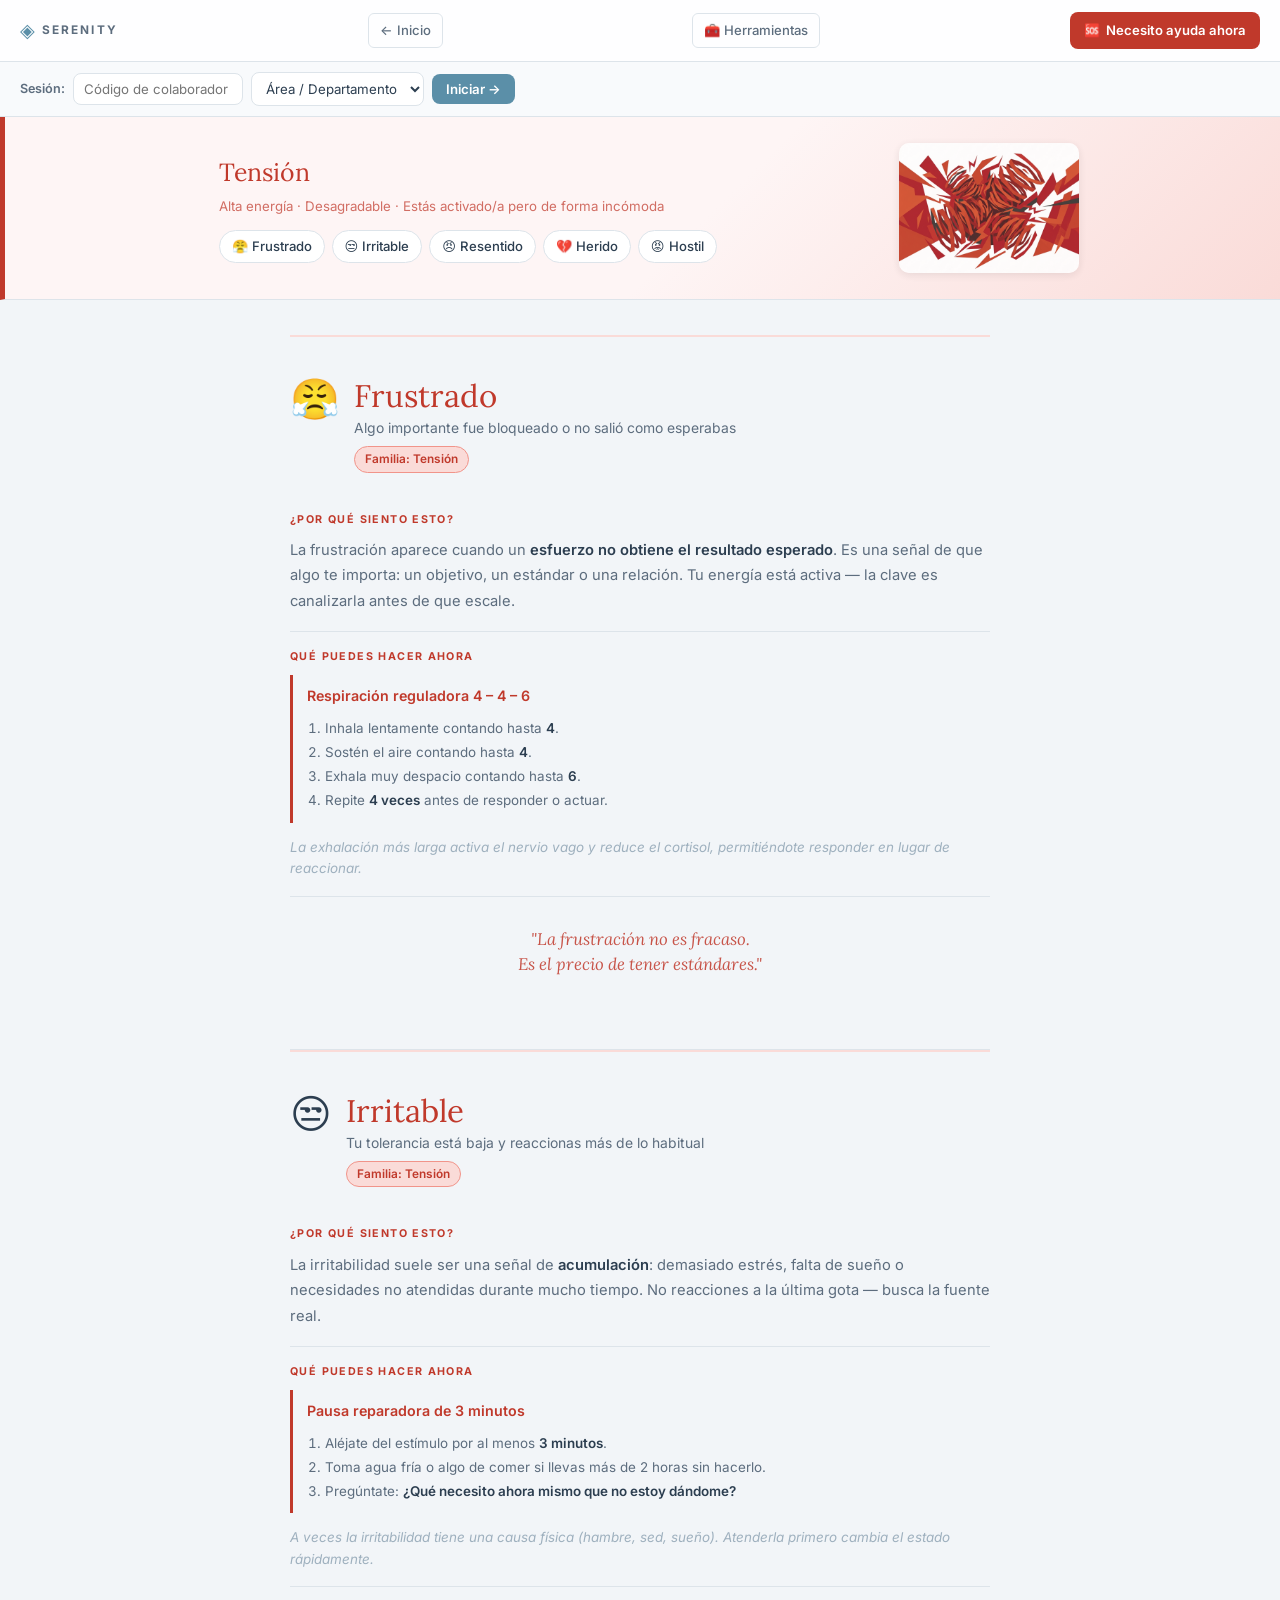
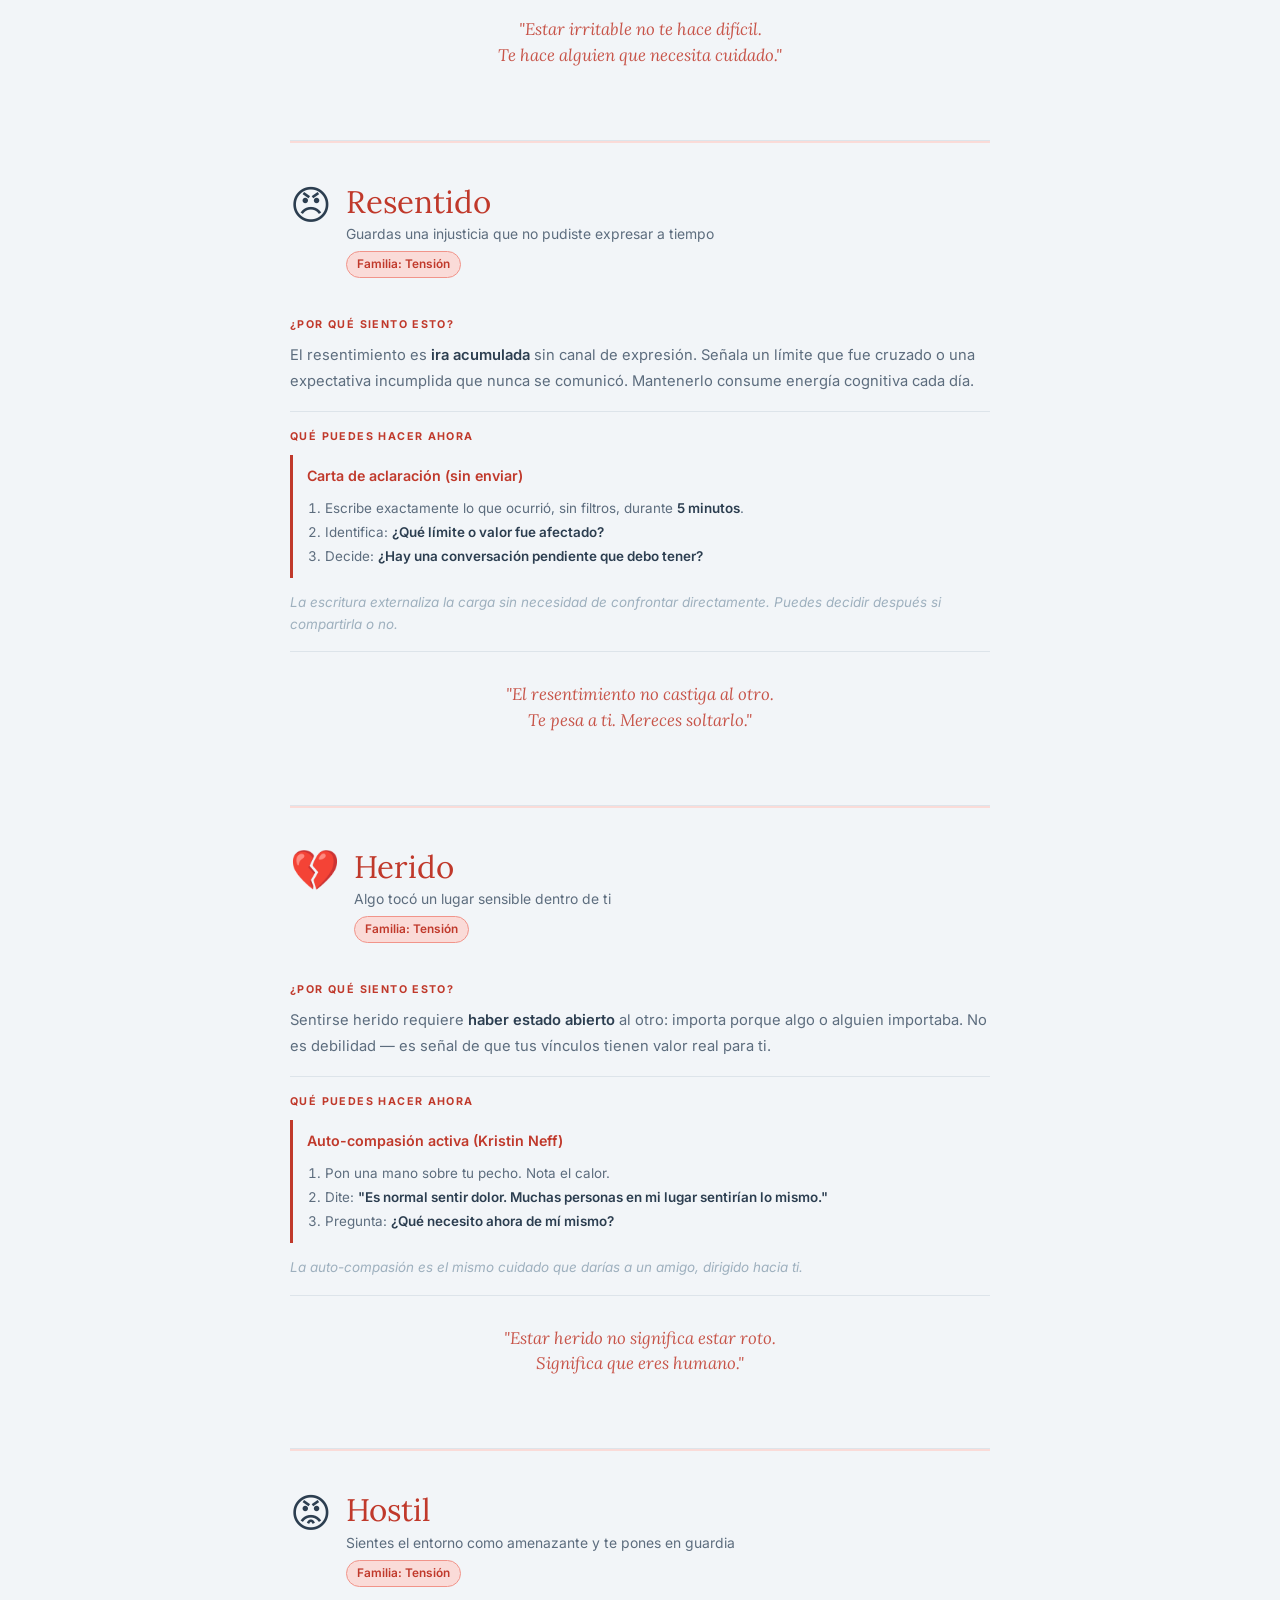
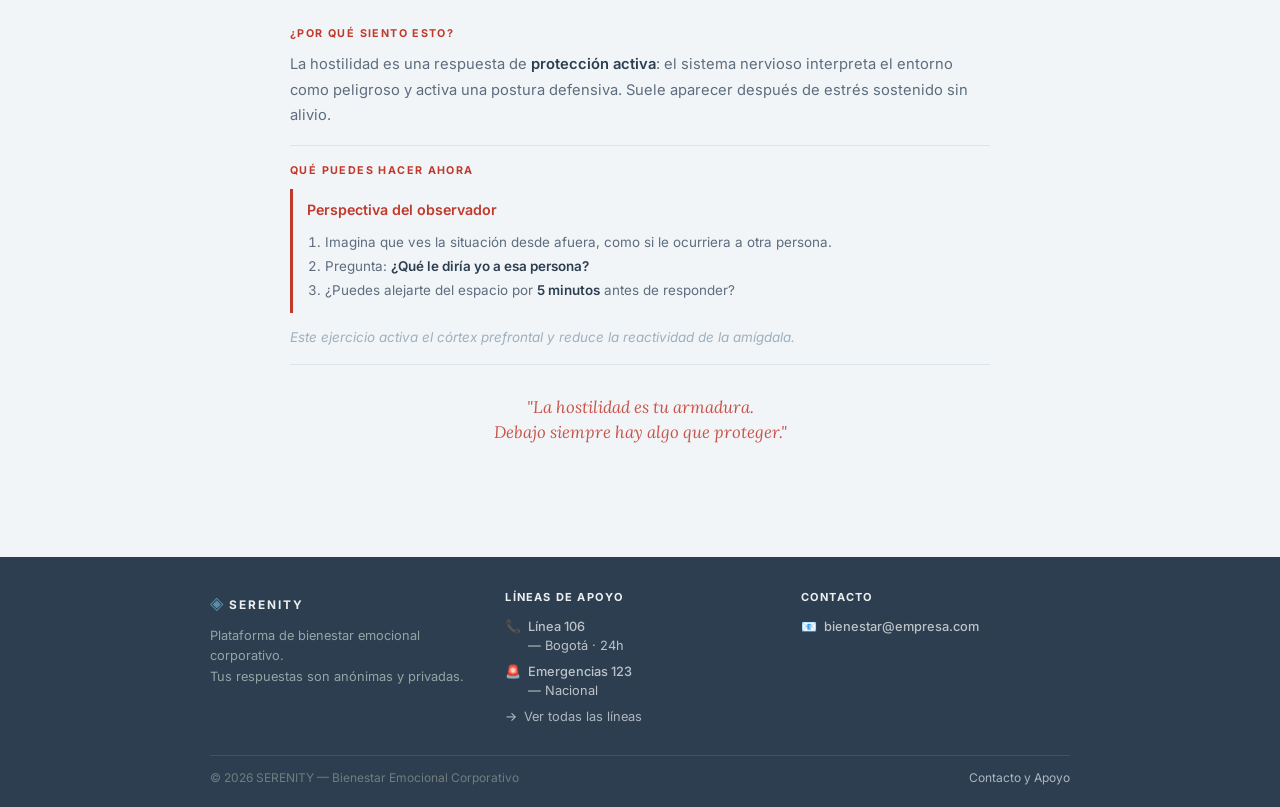
<file: tension.html>
<!DOCTYPE html>
<html lang="es">
<head>
  <meta charset="UTF-8" /><meta name="viewport" content="width=device-width, initial-scale=1.0" />
  <meta name="description" content="SERENITY · Familia Tensión: Frustrado, Irritable, Resentido, Herido, Hostil." />
  <title>SERENITY · Tensión</title>
  <link rel="preconnect" href="https://fonts.googleapis.com" /><link rel="preconnect" href="https://fonts.gstatic.com" crossorigin />
  <link href="https://fonts.googleapis.com/css2?family=Inter:wght@300;400;500;600&family=Lora:ital,wght@0,400;1,400&display=swap" rel="stylesheet" />
  <link rel="stylesheet" href="css/styles.css" />
</head>
<body>

<header class="encabezado">
  <nav class="nav-principal">
    <a href="index.html" class="logo"><span class="logo-simbolo">◈</span><span class="logo-nombre">Serenity</span></a>
    <a href="index.html" class="nav-enlace">← Inicio</a>
    <a href="herramientas.html" class="nav-enlace">🧰 Herramientas</a>
    <a href="contacto.html" class="boton-panico">🆘 <span>Necesito ayuda ahora</span></a>
  </nav>
  <div class="barra-registro">
    <form action="index.html" method="get">
      <label class="etiqueta-registro" for="codigo">Sesión:</label>
      <input type="text" id="codigo" name="codigo" class="campo-registro" placeholder="Código de colaborador" autocomplete="off" maxlength="20" />
      <select id="area" name="area" class="selector-area">
        <option value="">Área / Departamento</option>
        <option value="ops">Operaciones</option><option value="com">Comercial</option>
        <option value="fin">Finanzas</option><option value="rr">Recursos Humanos</option>
        <option value="tec">Tecnología</option><option value="mkt">Marketing</option>
        <option value="log">Logística</option><option value="otro">Otra área</option>
      </select>
      <button type="submit" class="boton-registro">Iniciar →</button>
    </form>
  </div>
</header>

<div class="familia-hero tension">
  <div class="familia-hero-contenido">
    <div class="familia-hero-texto">
      <h1 class="familia-hero-titulo">Tensión</h1>
      <p class="familia-hero-descripcion">Alta energía · Desagradable · Estás activado/a pero de forma incómoda</p>
      <nav class="familia-navegacion" aria-label="Ir a sentimiento">
        <a href="#frustrado"  class="pastilla-nav tension">😤 Frustrado</a>
        <a href="#irritable"  class="pastilla-nav tension">😒 Irritable</a>
        <a href="#resentido"  class="pastilla-nav tension">😠 Resentido</a>
        <a href="#herido"     class="pastilla-nav tension">💔 Herido</a>
        <a href="#hostil"     class="pastilla-nav tension">😡 Hostil</a>
      </nav>
    </div>
    <img src="img/tension.png" alt="Ilustración tensión" class="familia-imagen" />
  </div>
</div>

<main class="familia-contenido">

  <!-- ── FRUSTRADO ── -->
  <section id="frustrado" class="sentimiento-seccion fam-tension">
    <div class="panel-encabezado">
      <span class="panel-emoji">😤</span>
      <div><h2 class="sentimiento-titulo">Frustrado</h2><p class="sentimiento-frase">Algo importante fue bloqueado o no salió como esperabas</p><span class="familia-etiqueta">Familia: Tensión</span></div>
    </div>
    <div class="tarjeta"><span class="tarjeta-titulo">¿Por qué siento esto?</span><p class="tarjeta-texto">La frustración aparece cuando un <span class="resaltado">esfuerzo no obtiene el resultado esperado</span>. Es una señal de que algo te importa: un objetivo, un estándar o una relación. Tu energía está activa — la clave es canalizarla antes de que escale.</p></div>
    <div class="tarjeta">
      <span class="tarjeta-titulo">Qué puedes hacer ahora</span>
      <div class="tecnica-caja"><span class="tecnica-nombre">Respiración reguladora 4 – 4 – 6</span><ol class="tecnica-pasos"><li>Inhala lentamente contando hasta <span class="resaltado">4</span>.</li><li>Sostén el aire contando hasta <span class="resaltado">4</span>.</li><li>Exhala muy despacio contando hasta <span class="resaltado">6</span>.</li><li>Repite <span class="resaltado">4 veces</span> antes de responder o actuar.</li></ol></div>
      <p class="tecnica-nota">La exhalación más larga activa el nervio vago y reduce el cortisol, permitiéndote responder en lugar de reaccionar.</p>
    </div>
    <div class="tarjeta"><p class="mensaje-normalizador">"La frustración no es fracaso.<br>Es el precio de tener estándares."</p></div>

  </section>

  <!-- ── IRRITABLE ── -->
  <section id="irritable" class="sentimiento-seccion fam-tension">
    <div class="panel-encabezado">
      <span class="panel-emoji">😒</span>
      <div><h2 class="sentimiento-titulo">Irritable</h2><p class="sentimiento-frase">Tu tolerancia está baja y reaccionas más de lo habitual</p><span class="familia-etiqueta">Familia: Tensión</span></div>
    </div>
    <div class="tarjeta"><span class="tarjeta-titulo">¿Por qué siento esto?</span><p class="tarjeta-texto">La irritabilidad suele ser una señal de <span class="resaltado">acumulación</span>: demasiado estrés, falta de sueño o necesidades no atendidas durante mucho tiempo. No reacciones a la última gota — busca la fuente real.</p></div>
    <div class="tarjeta">
      <span class="tarjeta-titulo">Qué puedes hacer ahora</span>
      <div class="tecnica-caja"><span class="tecnica-nombre">Pausa reparadora de 3 minutos</span><ol class="tecnica-pasos"><li>Aléjate del estímulo por al menos <span class="resaltado">3 minutos</span>.</li><li>Toma agua fría o algo de comer si llevas más de 2 horas sin hacerlo.</li><li>Pregúntate: <span class="resaltado">¿Qué necesito ahora mismo que no estoy dándome?</span></li></ol></div>
      <p class="tecnica-nota">A veces la irritabilidad tiene una causa física (hambre, sed, sueño). Atenderla primero cambia el estado rápidamente.</p>
    </div>
    <div class="tarjeta"><p class="mensaje-normalizador">"Estar irritable no te hace difícil.<br>Te hace alguien que necesita cuidado."</p></div>

  </section>

  <!-- ── RESENTIDO ── -->
  <section id="resentido" class="sentimiento-seccion fam-tension">
    <div class="panel-encabezado">
      <span class="panel-emoji">😠</span>
      <div><h2 class="sentimiento-titulo">Resentido</h2><p class="sentimiento-frase">Guardas una injusticia que no pudiste expresar a tiempo</p><span class="familia-etiqueta">Familia: Tensión</span></div>
    </div>
    <div class="tarjeta"><span class="tarjeta-titulo">¿Por qué siento esto?</span><p class="tarjeta-texto">El resentimiento es <span class="resaltado">ira acumulada</span> sin canal de expresión. Señala un límite que fue cruzado o una expectativa incumplida que nunca se comunicó. Mantenerlo consume energía cognitiva cada día.</p></div>
    <div class="tarjeta">
      <span class="tarjeta-titulo">Qué puedes hacer ahora</span>
      <div class="tecnica-caja"><span class="tecnica-nombre">Carta de aclaración (sin enviar)</span><ol class="tecnica-pasos"><li>Escribe exactamente lo que ocurrió, sin filtros, durante <span class="resaltado">5 minutos</span>.</li><li>Identifica: <span class="resaltado">¿Qué límite o valor fue afectado?</span></li><li>Decide: <span class="resaltado">¿Hay una conversación pendiente que debo tener?</span></li></ol></div>
      <p class="tecnica-nota">La escritura externaliza la carga sin necesidad de confrontar directamente. Puedes decidir después si compartirla o no.</p>
    </div>
    <div class="tarjeta"><p class="mensaje-normalizador">"El resentimiento no castiga al otro.<br>Te pesa a ti. Mereces soltarlo."</p></div>

  </section>

  <!-- ── HERIDO ── -->
  <section id="herido" class="sentimiento-seccion fam-tension">
    <div class="panel-encabezado">
      <span class="panel-emoji">💔</span>
      <div><h2 class="sentimiento-titulo">Herido</h2><p class="sentimiento-frase">Algo tocó un lugar sensible dentro de ti</p><span class="familia-etiqueta">Familia: Tensión</span></div>
    </div>
    <div class="tarjeta"><span class="tarjeta-titulo">¿Por qué siento esto?</span><p class="tarjeta-texto">Sentirse herido requiere <span class="resaltado">haber estado abierto</span> al otro: importa porque algo o alguien importaba. No es debilidad — es señal de que tus vínculos tienen valor real para ti.</p></div>
    <div class="tarjeta">
      <span class="tarjeta-titulo">Qué puedes hacer ahora</span>
      <div class="tecnica-caja"><span class="tecnica-nombre">Auto-compasión activa (Kristin Neff)</span><ol class="tecnica-pasos"><li>Pon una mano sobre tu pecho. Nota el calor.</li><li>Dite: <span class="resaltado">"Es normal sentir dolor. Muchas personas en mi lugar sentirían lo mismo."</span></li><li>Pregunta: <span class="resaltado">¿Qué necesito ahora de mí mismo?</span></li></ol></div>
      <p class="tecnica-nota">La auto-compasión es el mismo cuidado que darías a un amigo, dirigido hacia ti.</p>
    </div>
    <div class="tarjeta"><p class="mensaje-normalizador">"Estar herido no significa estar roto.<br>Significa que eres humano."</p></div>

  </section>

  <!-- ── HOSTIL ── -->
  <section id="hostil" class="sentimiento-seccion fam-tension">
    <div class="panel-encabezado">
      <span class="panel-emoji">😡</span>
      <div><h2 class="sentimiento-titulo">Hostil</h2><p class="sentimiento-frase">Sientes el entorno como amenazante y te pones en guardia</p><span class="familia-etiqueta">Familia: Tensión</span></div>
    </div>
    <div class="tarjeta"><span class="tarjeta-titulo">¿Por qué siento esto?</span><p class="tarjeta-texto">La hostilidad es una respuesta de <span class="resaltado">protección activa</span>: el sistema nervioso interpreta el entorno como peligroso y activa una postura defensiva. Suele aparecer después de estrés sostenido sin alivio.</p></div>
    <div class="tarjeta">
      <span class="tarjeta-titulo">Qué puedes hacer ahora</span>
      <div class="tecnica-caja"><span class="tecnica-nombre">Perspectiva del observador</span><ol class="tecnica-pasos"><li>Imagina que ves la situación desde afuera, como si le ocurriera a otra persona.</li><li>Pregunta: <span class="resaltado">¿Qué le diría yo a esa persona?</span></li><li>¿Puedes alejarte del espacio por <span class="resaltado">5 minutos</span> antes de responder?</li></ol></div>
      <p class="tecnica-nota">Este ejercicio activa el córtex prefrontal y reduce la reactividad de la amígdala.</p>
    </div>
    <div class="tarjeta"><p class="mensaje-normalizador">"La hostilidad es tu armadura.<br>Debajo siempre hay algo que proteger."</p></div>

  </section>

</main>

<footer class="pie">
  <div class="pie-grilla">
    <div class="pie-marca"><div><span class="pie-logo-simbolo">◈</span><span class="pie-logo-texto">Serenity</span></div><p>Plataforma de bienestar emocional corporativo.<br>Tus respuestas son anónimas y privadas.</p></div>
    <div><p class="pie-columna-titulo">Líneas de apoyo</p><ul class="pie-canales"><li><span class="canal-icono">📞</span><div><a href="tel:106" class="resaltado">Línea 106</a> — Bogotá · 24h</div></li><li><span class="canal-icono">🚨</span><div><a href="tel:123" class="resaltado">Emergencias 123</a> — Nacional</div></li><li><span class="canal-icono">→</span><div><a href="contacto.html">Ver todas las líneas</a></div></li></ul></div>
    <div><p class="pie-columna-titulo">Contacto</p><ul class="pie-canales"><li><span class="canal-icono">📧</span><div><a href="mailto:bienestar@empresa.com" class="resaltado">bienestar@empresa.com</a></div></li></ul></div>
  </div>
  <div class="pie-inferior"><span>© 2026 SERENITY — Bienestar Emocional Corporativo</span><span><a href="contacto.html" style="color:#AEB6BF; text-decoration:none;">Contacto y Apoyo</a></span></div>
</footer>

</body>
</html>
</file>
<file: css/styles.css>
:root {
    --bg: #F2F5F8;
    --surface: #FFFFFF;
    --text: #2C3E50;
    --text-soft: #5D6D7E;
    --text-muted: #9EB0BE;
    --border: #DDE4EA;
    --radio: 8px;
    --fuente: 'Inter', system-ui, sans-serif;
    --fuente-serif: 'Lora', Georgia, serif;
    --tension: #C0392B;
    --inquietud: #7D3C98;
    --malestar: #CA6F1E;
    --confusion: #1A5276;
    --bienestar: #9A7D0A;
    --desanimo: #1E8449;
}
* , *::before, *::after { box-sizing: border-box; margin: 0; padding: 0; }
html { scroll-behavior: smooth; }
body {
  font-family: var(--fuente);
  background: var(--bg);
  color: var(--text);
  line-height: 1.6;
  -webkit-font-smoothing: antialiased;
}
a { color: inherit; }
button { font-family: var(--fuente); cursor: pointer; }
.fam-tension,   .familia-hero.tension,   .familia-encabezado.tension   { --color-fam: var(--tension);   --fondo-fam: #FADBD8; --borde-fam: #F1948A; }
.fam-inquietud, .familia-hero.inquietud, .familia-encabezado.inquietud { --color-fam: var(--inquietud); --fondo-fam: #E8DAEF; --borde-fam: #C39BD3; }
.fam-malestar,  .familia-hero.malestar,  .familia-encabezado.malestar  { --color-fam: var(--malestar);  --fondo-fam: #FDEBD0; --borde-fam: #F0B27A; }
.fam-confusion, .familia-hero.confusion, .familia-encabezado.confusion { --color-fam: var(--confusion); --fondo-fam: #D6EAF8; --borde-fam: #85C1E9; }
.fam-bienestar, .familia-hero.bienestar, .familia-encabezado.bienestar { --color-fam: var(--bienestar); --fondo-fam: #FEF9C3; --borde-fam: #F0D060; }
.fam-desanimo,  .familia-hero.desanimo,  .familia-encabezado.desanimo  { --color-fam: var(--desanimo);  --fondo-fam: #D5F5E3; --borde-fam: #82E0AA; }
.titulo-principal,
.sentimiento-titulo,
.familia-hero-titulo,
.herramienta-titulo,
.contacto-titulo {
    font-family: var(--fuente-serif);
    font-weight: 400;
}
.encabezado {
    position: sticky;
    top: 0;
    z-index: 100;
    background: rgba(255, 255, 255, 0.9);
    backdrop-filter: blur(10px);
    -webkit-backdrop-filter: blur(10px);
    border-bottom: 1px solid var(--border);
}
.nav-principal {
    display: flex;
    align-items: center;
    justify-content: space-between;
    gap: 12px;
    padding: 12px 20px;
}
.logo { display: flex; align-items: center; gap: 7px; text-decoration: none; }
.logo-simbolo { font-size: 1.2rem; color: #5B8FA8; }
.logo-nombre {
  font-size: 0.74rem;
  font-weight: 700;
  letter-spacing: 0.18em;
  text-transform: uppercase;
  color: var(--text-soft);
}
.boton-panico {
    display: inline-flex;
    align-items: center;
    gap: 6px;
    padding: 8px 14px;
    background: var(--tension);
    color: #fff;
    text-decoration: none;
    font-weight: 600;
    font-size: 0.82rem;
    border-radius: var(--radio);
    white-space: nowrap;
}
.boton-panico:hover { opacity: 0.88; }
.nav-enlace {
    font-size: 0.82rem;
    font-weight: 500;
    color: var(--text-soft);
    text-decoration: none;
    padding: 6px 11px;
    border: 1px solid var(--border);
    border-radius: 6px;
    transition: color 0.15s, border-color 0.15s;
    white-space: nowrap;
}
.nav-enlace:hover { color: var(--text); border-color: var(--text-soft); }
.barra-registro {
  border-top: 1px solid var(--border);
  padding: 10px 20px;
  background: #F8FAFC;
}
.barra-registro form { display: flex; flex-wrap: wrap; align-items: center; gap: 8px; }
.etiqueta-registro, .campo-etiqueta { font-size: 0.79rem; font-weight: 600; color: var(--text-soft); }
.campo-registro, .selector-area,
.campo-input, .campo-select, .campo-textarea {
    border: 1px solid var(--border);
    border-radius: var(--radio);
    padding: 7px 10px;
    font-size: 0.83rem;
    font-family: var(--fuente);
    color: var(--text);
    background: var(--surface);
    outline: none;
}
.campo-registro { width: 170px; }
.selector-area { min-width: 150px; }
.campo-textarea { resize: vertical; min-height: 100px; }
.boton-registro, .boton-envio {
    color: #fff;
    font-weight: 600;
    border: none;
    border-radius: var(--radio);
}
.boton-registro { background: #5B8FA8; padding: 7px 14px; font-size: 0.83rem; }
.boton-envio { background: #922B21; padding: 10px 22px; font-size: 0.87rem; cursor: pointer; }
.boton-envio:hover { opacity: 0.9; }
.contenedor { max-width: 860px; margin: 0 auto; padding: 30px 20px 48px; }
.titulo-principal { font-size: 1.85rem; margin-bottom: 6px; }
.subtitulo { font-size: 0.87rem; color: var(--text-muted); margin-bottom: 26px; }
.tarjeta:last-child,
.sentimiento-seccion:last-child,
.herramienta-seccion:last-child,
.lista-ayuda li:last-child { border-bottom: none; }
.pie { background: #2C3E50; color: #BDC3C7; padding: 32px 20px 20px; margin-top: 40px; }
.pie-grilla {
    max-width: 860px;
    margin: 0 auto 28px;
    display: grid;
    grid-template-columns: repeat(3, minmax(200px, 1fr));
    gap: 26px;
}
.pie-marca .pie-logo-texto { font-size: 0.74rem; font-weight: 700; letter-spacing: 0.17em; text-transform: uppercase; color: #ECF0F1; }
.pie-marca .pie-logo-simbolo { font-size: 1.1rem; color: #5B8FA8; margin-right: 5px; }
.pie-marca p { font-size: 0.8rem; color: #95A5A6; margin-top: 8px; line-height: 1.6; }
.pie-columna-titulo { font-size: 0.69rem; font-weight: 700; letter-spacing: 0.11em; text-transform: uppercase; color: #ECF0F1; margin-bottom: 11px; }
.pie-canales { list-style: none; display: flex; flex-direction: column; gap: 8px; }
.pie-canales li { display: flex; align-items: flex-start; gap: 7px; font-size: 0.8rem; line-height: 1.45; }

.pie-canales li div {
    min-width: 0;
}
.canal-icono { flex-shrink: 0; }
.pie-canales a { color: #AEB6BF; text-decoration: none; }
.pie-canales a:hover { color: #ECF0F1; }
.pie-canales strong, .pie-canales .resaltado { display: block; color: #BDC3C7; font-weight: 500; }
.pie-canales a.resaltado:hover { color: #ECF0F1; }
.pie-inferior {
    max-width: 860px;
    margin: 0 auto;
    border-top: 1px solid rgba(255,255,255,0.1);
    padding-top: 12px;
    display: flex;
    justify-content: space-between;
    flex-wrap: wrap;
    gap: 6px;
    font-size: 0.75rem;
    color: #717D7E;
}
.pie-enlace-discreto { color: #AEB6BF; text-decoration: none; transition: color 0.15s; }
.pie-enlace-discreto:hover { color: #ECF0F1; }
.grupo-emociones { display: flex; flex-direction: column; gap: 14px; }
.familia-bloque {
    border: 1px solid var(--border);
    border-radius: var(--radio);
    background: var(--surface);
    overflow: hidden;
    box-shadow: 0 3px 12px rgba(0,0,0,0.07);
    transition: box-shadow 0.2s;
}
.familia-bloque:hover { box-shadow: 0 5px 20px rgba(0,0,0,0.11); }
.familia-imagen-card { width: 100%; height: 88px; object-fit: cover; display: block; opacity: 0.82; }
.familia-encabezado {
    display: flex;
    justify-content: space-between;
    align-items: center;
    padding: 9px 16px;
    border-bottom: 1px solid var(--border);
    border-left: 4px solid var(--color-fam, var(--border));
    background: var(--fondo-fam, #F8FAFC);
}
.familia-nombre { font-size: 0.72rem; font-weight: 700; letter-spacing: 0.12em; text-transform: uppercase; color: var(--color-fam, var(--text)); }
.familia-descripcion { font-size: 0.71rem; color: var(--text-muted); }
.pastillas { display: flex; flex-wrap: wrap; gap: 10px; padding: 18px 20px; justify-content: center; }
.pastilla {
    position: relative;
    display: inline-flex;
    align-items: center;
    gap: 6px;
    padding: 9px 18px;
    font-size: 0.85rem;
    font-weight: 500;
    color: var(--text);
    background: var(--surface);
    border: 1.5px solid var(--border);
    border-radius: 999px;
    text-decoration: none;
    transition: border-color 0.15s, background 0.15s, color 0.15s;
}
.pastilla:hover { background: var(--fondo-fam, #F2F5F8); border-color: var(--color-fam, var(--border)); color: var(--color-fam, var(--text)); }
.pastilla:focus-visible { outline: 3px solid #5B8FA8; outline-offset: 2px; }
.pastilla::after {
    content: attr(data-tooltip);
    position: absolute;
    bottom: calc(100% + 7px);
    left: 50%;
    transform: translateX(-50%);
    width: 200px;
    padding: 7px 10px;
    background: #2C3E50;
    color: #fff;
    font-size: 0.74rem;
    border-radius: 6px;
    text-align: center;
    white-space: normal;
    opacity: 0;
    pointer-events: none;
    transition: opacity 0.15s;
    z-index: 200;
}
.pastilla:hover::after { opacity: 1; }
.nota-rueda {
    margin-top: 22px;
    padding: 10px 16px;
    font-size: 0.78rem;
    color: var(--text-muted);
    text-align: center;
    border: 1px solid var(--border);
    border-radius: var(--radio);
    background: var(--surface);
}
.panel-encabezado { display: flex; align-items: flex-start; gap: 14px; margin-bottom: 22px; }
.panel-emoji { font-size: 2.5rem; line-height: 1; flex-shrink: 0; }
.sentimiento-titulo { font-size: 1.95rem; line-height: 1.1; margin-bottom: 4px; color: var(--color-fam, var(--text)); }
.sentimiento-frase { font-size: 0.87rem; color: var(--text-soft); margin-bottom: 5px; }
.familia-etiqueta {
    display: inline-block;
    padding: 3px 10px;
    border-radius: 20px;
    font-size: 0.74rem;
    font-weight: 600;
    color: var(--color-fam, var(--text));
    background: var(--fondo-fam, #EEF2F5);
    border: 1px solid var(--borde-fam, var(--border));
}
.tarjeta { border-bottom: 1px solid var(--border); padding: 16px 0; }
.tarjeta-titulo {
    display: block;
    font-size: 0.67rem;
    font-weight: 700;
    letter-spacing: 0.13em;
    text-transform: uppercase;
    color: var(--color-fam, var(--text-soft));
    margin-bottom: 10px;
}
.tarjeta-texto { font-size: 0.92rem; color: var(--text-soft); line-height: 1.75; }
.resaltado { font-weight: 600; color: var(--text); }
.tecnica-caja { border-left: 3px solid var(--color-fam, var(--border)); padding: 10px 14px; margin: 10px 0; }
.tecnica-nombre { display: block; font-size: 0.89rem; font-weight: 600; margin-bottom: 8px; color: var(--color-fam, var(--text)); }
.tecnica-pasos { padding-left: 18px; font-size: 0.84rem; color: var(--text-soft); line-height: 1.8; }
.tecnica-nota { font-size: 0.84rem; color: var(--text-muted); font-style: italic; margin-top: 14px; line-height: 1.6; }
.mensaje-normalizador { font-size: 1.05rem; font-family: var(--fuente-serif); color: var(--color-fam, var(--text)); text-align: center; font-style: italic; padding: 14px 10px; opacity: 0.85; line-height: 1.5; }
.familia-hero {
    padding: 26px 20px 26px 32px;
    border-bottom: 1px solid var(--border);
    border-left: 5px solid var(--color-fam, var(--border));
    position: relative;
    overflow: hidden;
}
.familia-hero.tension   { background: linear-gradient(135deg, #FEF5F5 55%, #FADBD8 100%); }
.familia-hero.inquietud { background: linear-gradient(115deg, #F9F5FF 55%, #E8DAEF 100%); }
.familia-hero.malestar  { background: linear-gradient(150deg, #FFF8F0 55%, #FDEBD0 100%); }
.familia-hero.confusion { background: linear-gradient(125deg, #F2F8FE 55%, #D6EAF8 100%); }
.familia-hero.bienestar { background: linear-gradient(145deg, #FFFEF0 55%, #FEF9C3 100%); }
.familia-hero.desanimo  { background: linear-gradient(110deg, #F4FBF7 55%, #D5F5E3 100%); }
.familia-hero-contenido { max-width: 860px; margin: 0 auto; display: flex; align-items: center; gap: 24px; position: relative; z-index: 1; }
.familia-hero-texto { flex: 1; min-width: 0; }
.familia-hero-titulo { font-size: 1.55rem; margin-bottom: 3px; color: var(--color-fam, var(--text)); }
.familia-hero-descripcion { font-size: 0.83rem; opacity: 0.72; margin-bottom: 13px; color: var(--color-fam, var(--text-soft)); }
.familia-imagen { width: 180px; height: 130px; object-fit: cover; border-radius: 10px; flex-shrink: 0; opacity: 0.88; box-shadow: 0 2px 10px rgba(0,0,0,0.10); }
.familia-navegacion { display: flex; flex-wrap: wrap; gap: 7px; }
.pastilla-nav {
    display: inline-flex;
    align-items: center;
    gap: 5px;
    padding: 5px 12px;
    font-size: 0.82rem;
    font-weight: 500;
    color: var(--text);
    background: var(--surface);
    border: 1.5px solid var(--border);
    border-radius: 999px;
    text-decoration: none;
    transition: border-color 0.15s, background 0.15s, color 0.15s;
}
.pastilla-nav:hover { background: var(--fondo-fam, #F2F5F8); border-color: var(--color-fam, var(--border)); color: var(--color-fam, var(--text)); }
.familia-contenido { max-width: 740px; margin: 35px auto 0; padding: 0 20px; }
.sentimiento-seccion {
    padding: 42px 0;
    scroll-margin-top: 110px;
    border-bottom: 1px solid var(--border);
    border-top: 2px solid var(--fondo-fam, transparent);
}
.sentimiento-seccion:target { background: var(--fondo-fam, transparent); border-radius: var(--radio); opacity: 0.95; }
.herramienta-seccion { margin-bottom: 48px; padding-bottom: 40px; border-bottom: 1px solid var(--border); }
.herramienta-titulo { font-size: 1.25rem; margin-bottom: 5px; }
.herramienta-desc { font-size: 0.85rem; color: var(--text-soft); margin-bottom: 22px; line-height: 1.65; }
.videos-grilla { display: grid; grid-template-columns: repeat(auto-fit, minmax(250px, 1fr)); gap: 18px; }
.video-item { 
    display: flex; 
    flex-direction: column; 
    gap: 7px;
    transition: transform 0.25s ease;
}
.video-item:hover {
    transform: translateY(-2px);
}
.video-label { font-size: 0.81rem; font-weight: 600; color: var(--text-soft); transition: color 0.2s; }
.video-item:hover .video-label { color: var(--text); }
.video-item iframe { 
    border-radius: 10px; 
    border: 1px solid var(--border); 
    width: 100%; 
    height: 175px; 
    transition: box-shadow 0.3s ease;
}
.video-item:hover iframe {
    box-shadow: 0 6px 14px rgba(0,0,0,0.08);
}
.neurodatos-grilla { display: grid; grid-template-columns: repeat(auto-fit, minmax(230px, 1fr)); gap: 14px; }
.neurodato-tarjeta {
    display: flex;
    gap: 12px;
    align-items: flex-start;
    padding: 16px 18px;
    border: 1px solid var(--border);
    border-radius: var(--radio);
    background: var(--surface);
    transition: transform 0.25s ease, box-shadow 0.25s ease, border-color 0.25s ease;
}
.neurodato-tarjeta:hover {
    transform: translateY(-3px);
    box-shadow: 0 6px 16px rgba(0,0,0,0.06);
    border-color: #CBD5E1;
}
.neurodato-icono { 
    font-size: 1.2rem; 
    flex-shrink: 0; 
    background: #EEF2F5;
    width: 38px;
    height: 38px;
    display: flex;
    align-items: center;
    justify-content: center;
    border-radius: 50%;
}
.neurodato-texto { font-size: 0.83rem; color: var(--text-soft); line-height: 1.65; }
.neurodato-fuente { display: block; font-size: 0.71rem; color: var(--text-muted); margin-top: 6px; font-style: italic; }
.contacto-hero { background: #922B21; color: white; text-align: center; padding: 48px 20px; }
.contacto-icono { font-size: 2.8rem; margin-bottom: 12px; }
.contacto-titulo { font-size: 1.8rem; margin-bottom: 10px; }
.contacto-subtitulo { font-size: 0.93rem; opacity: 0.88; line-height: 1.7; max-width: 500px; margin: 0 auto; }
.contacto-seccion { max-width: 700px; margin: 0 auto; padding: 38px 20px; }
.seccion-titulo { font-size: 0.94rem; font-weight: 700; margin-bottom: 6px; }
.seccion-nota { font-size: 0.81rem; color: var(--text-muted); margin-bottom: 18px; }
.separador { border: none; border-top: 1px solid var(--border); }
.lista-ayuda { list-style: none; }
.lista-ayuda li { display: flex; gap: 14px; padding: 13px 0; border-bottom: 1px solid var(--border); align-items: flex-start; }
.ayuda-numero { font-size: 0.81rem; font-weight: 700; color: var(--text); min-width: 130px; flex-shrink: 0; line-height: 1.5; }
.lista-ayuda span.resaltado { display: block; font-size: 0.91rem; margin-bottom: 2px; }
.lista-ayuda p { font-size: 0.81rem; color: var(--text-muted); margin: 0; line-height: 1.5; }
.lista-ayuda a { color: var(--confusion); text-decoration: underline; }
.form-contenedor { background: #F8FAFC; border-top: 1px solid var(--border); padding: 38px 20px; }
.form-interior { max-width: 580px; margin: 0 auto; }
.formulario { display: flex; flex-direction: column; gap: 13px; }
.campo-formulario { display: flex; flex-direction: column; gap: 4px; }
.fila-campos { display: grid; grid-template-columns: 1fr 1fr; gap: 13px; }
.fila-envio { display: flex; align-items: center; gap: 12px; flex-wrap: wrap; }
.nota-privacidad { font-size: 0.77rem; color: var(--text-muted); }
@media (max-width: 900px) {
    .pie-grilla { grid-template-columns: repeat(2, minmax(220px, 1fr)); }
}
@media (max-width: 640px) {
    .nav-principal { padding: 10px 14px; }
    .barra-registro { padding: 8px 14px; }
    .barra-registro form { flex-direction: column; align-items: stretch; }
    .campo-registro, .selector-area { width: 100%; }
    .boton-panico span { display: none; }
    .familia-descripcion, .familia-imagen { display: none; }
    .panel-encabezado { flex-direction: column; gap: 8px; }
    .sentimiento-titulo { font-size: 1.65rem; }
    .pie-grilla { grid-template-columns: 1fr; gap: 20px; }
    .familia-hero, .familia-contenido { padding-left: 14px; padding-right: 14px; }
    .sentimiento-seccion { padding: 30px 0; }
    .contacto-hero { padding: 36px 14px; }
    .fila-campos { grid-template-columns: 1fr; }
    .pie-inferior { flex-direction: column; }
    .ayuda-numero { min-width: 100px; }
    .videos-grilla, .neurodatos-grilla { grid-template-columns: 1fr; }
}/* Animaciones suaves al cargar la página */
@keyframes fadeInUp {
    from { opacity: 0; transform: translateY(15px); }
    to { opacity: 1; transform: translateY(0); }
}

.titulo-principal { font-size: 1.85rem; margin-bottom: 6px; animation: fadeInUp 0.6s ease-out backwards; }
.subtitulo { font-size: 0.87rem; color: var(--text-muted); margin-bottom: 26px; animation: fadeInUp 0.6s ease-out 0.1s backwards; }

.herramienta-titulo, .herramienta-desc {
    animation: fadeInUp 0.6s ease-out 0.2s backwards;
}

.video-item { 
    display: flex; 
    flex-direction: column; 
    gap: 7px;
    transition: transform 0.25s ease;
    animation: fadeInUp 0.6s ease-out 0.3s backwards;
}

.neurodato-tarjeta {
    display: flex;
    gap: 12px;
    align-items: flex-start;
    padding: 16px 18px;
    border: 1px solid var(--border);
    border-radius: var(--radio);
    background: var(--surface);
    transition: transform 0.25s ease, box-shadow 0.25s ease, border-color 0.25s ease;
    animation: fadeInUp 0.6s ease-out 0.4s backwards;
}
</file>
